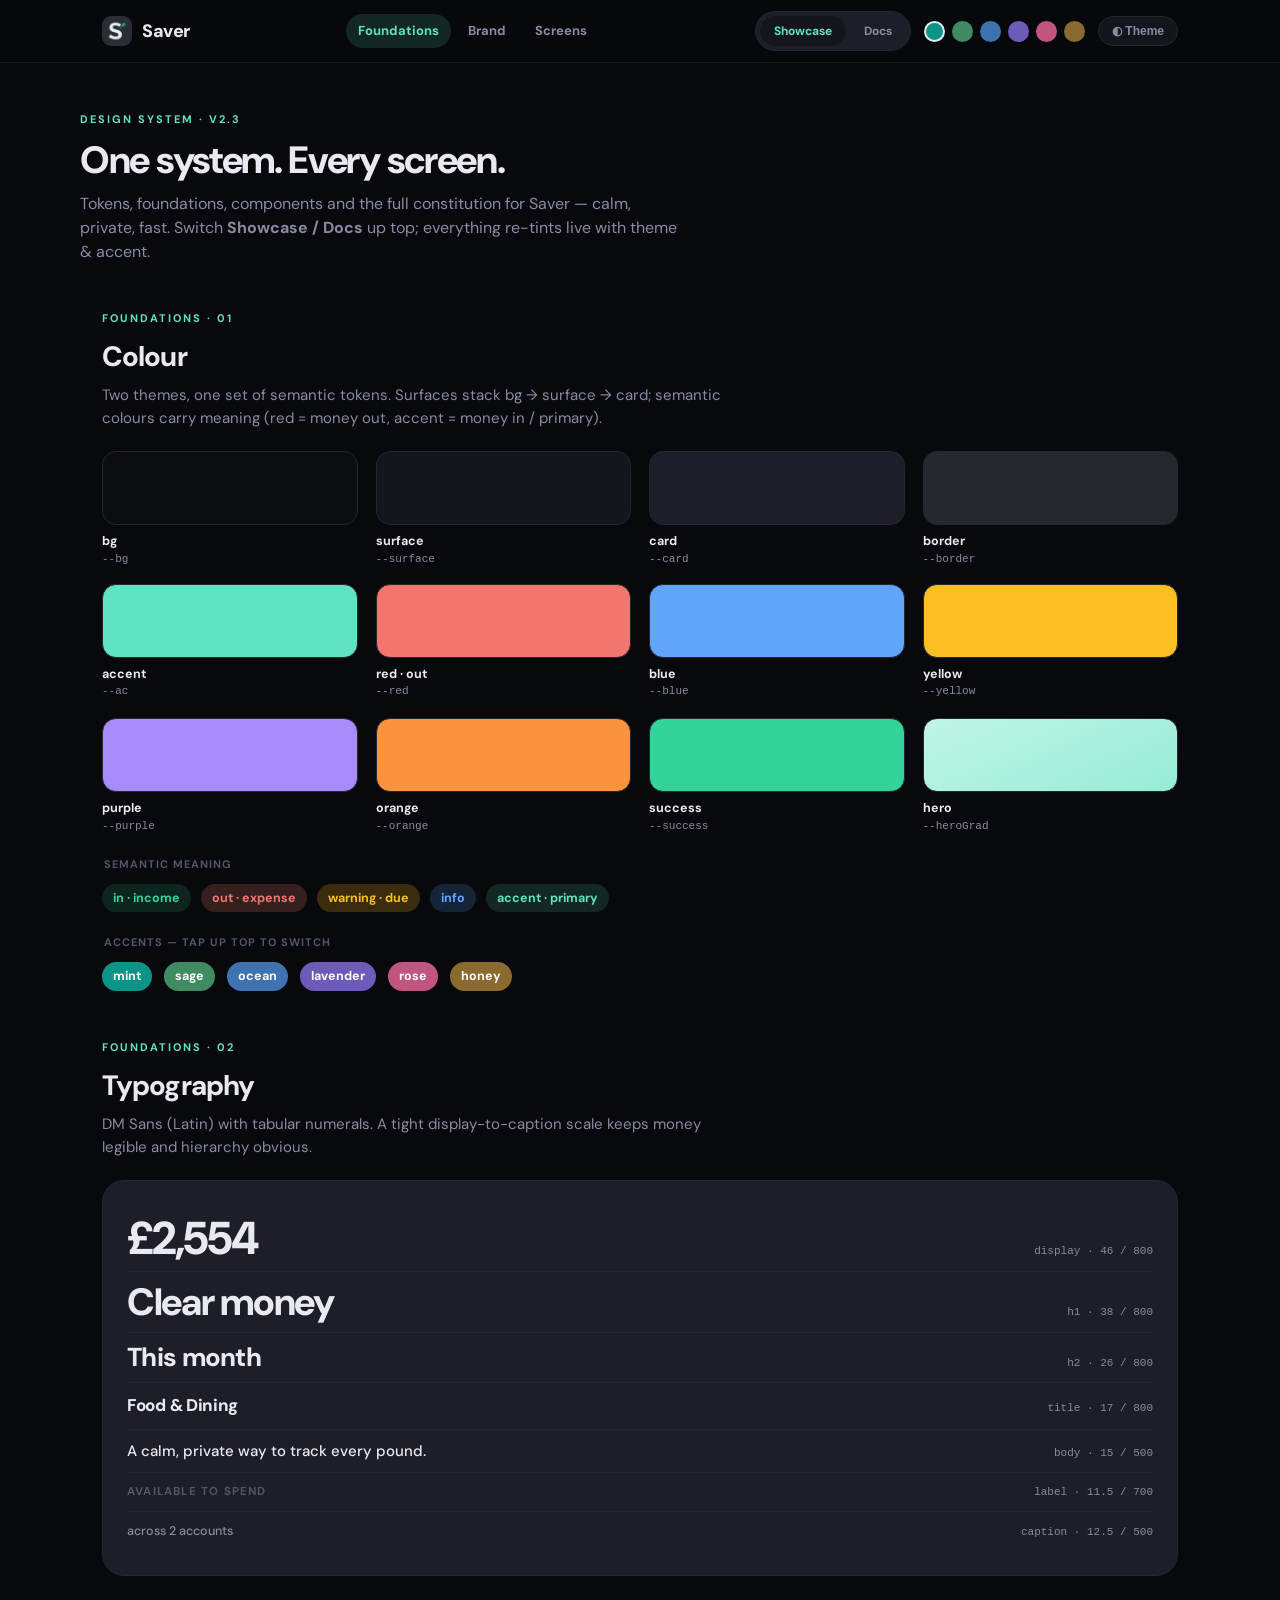
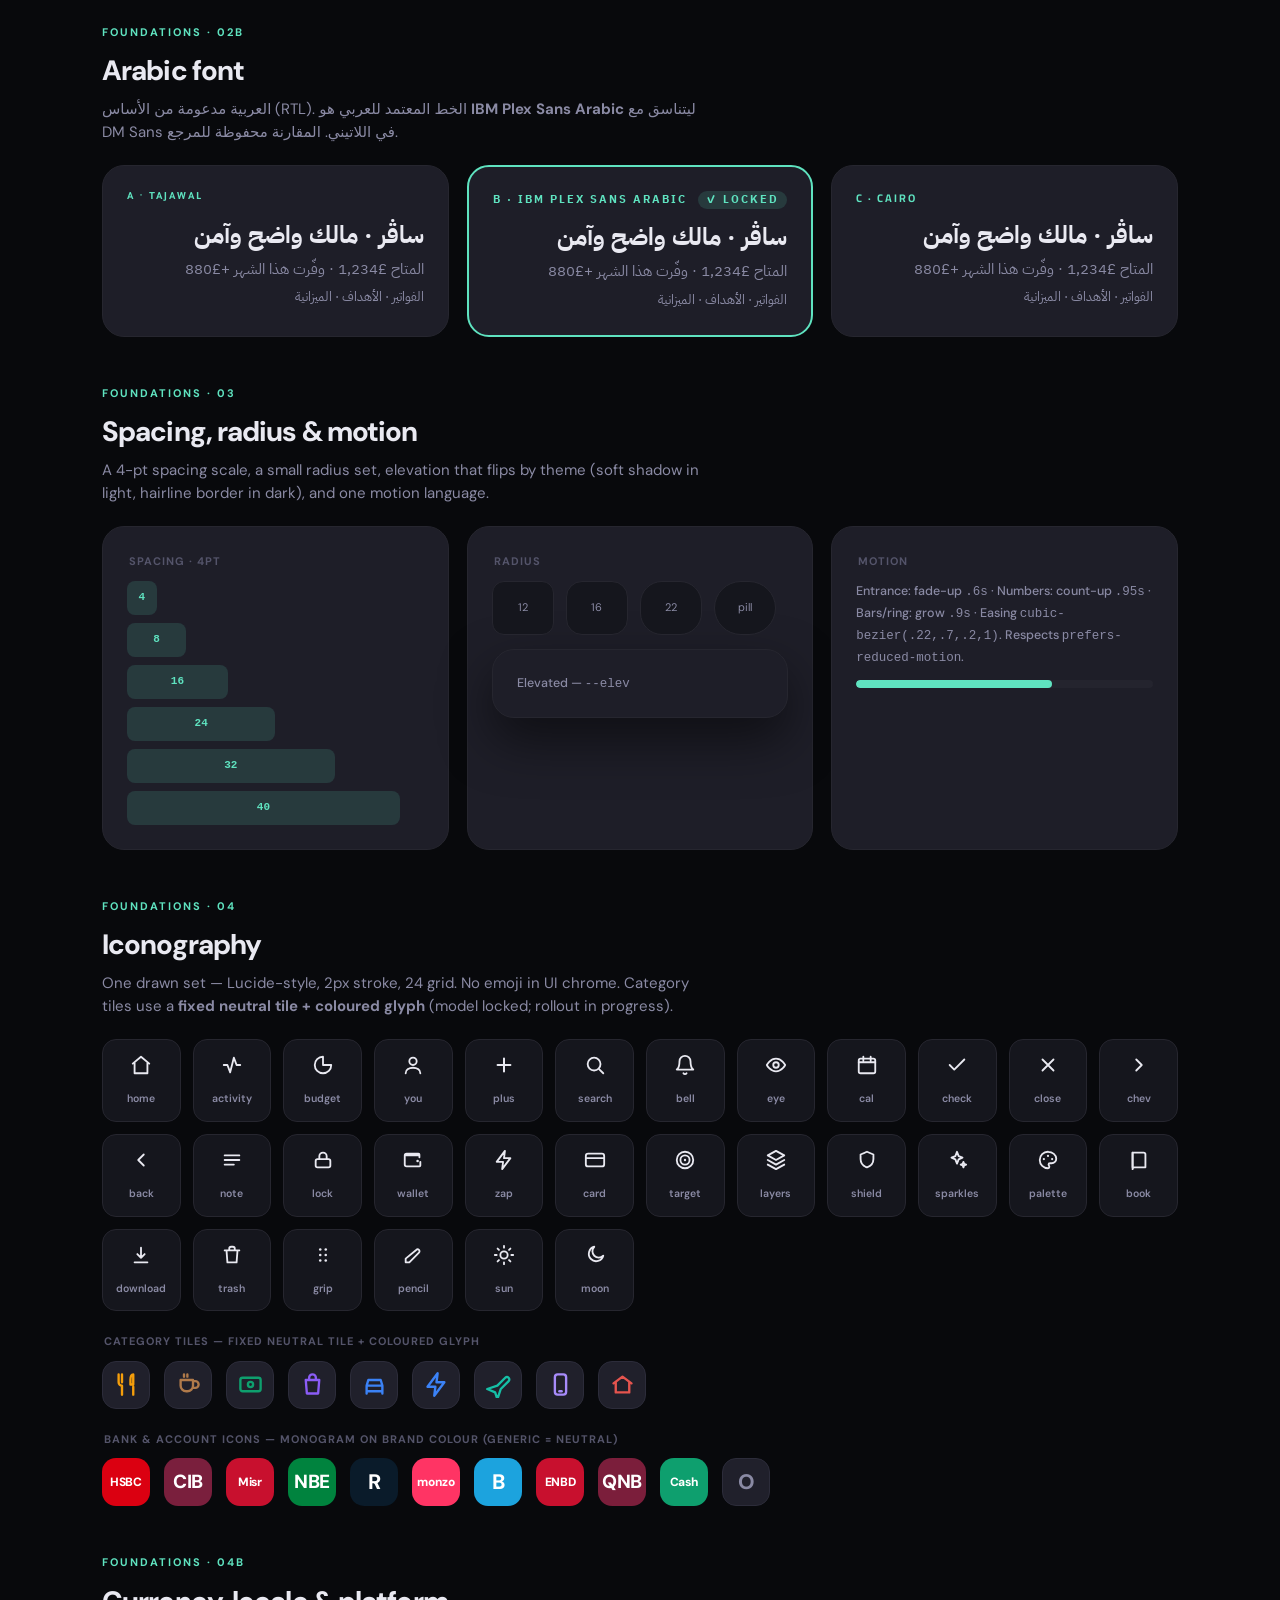
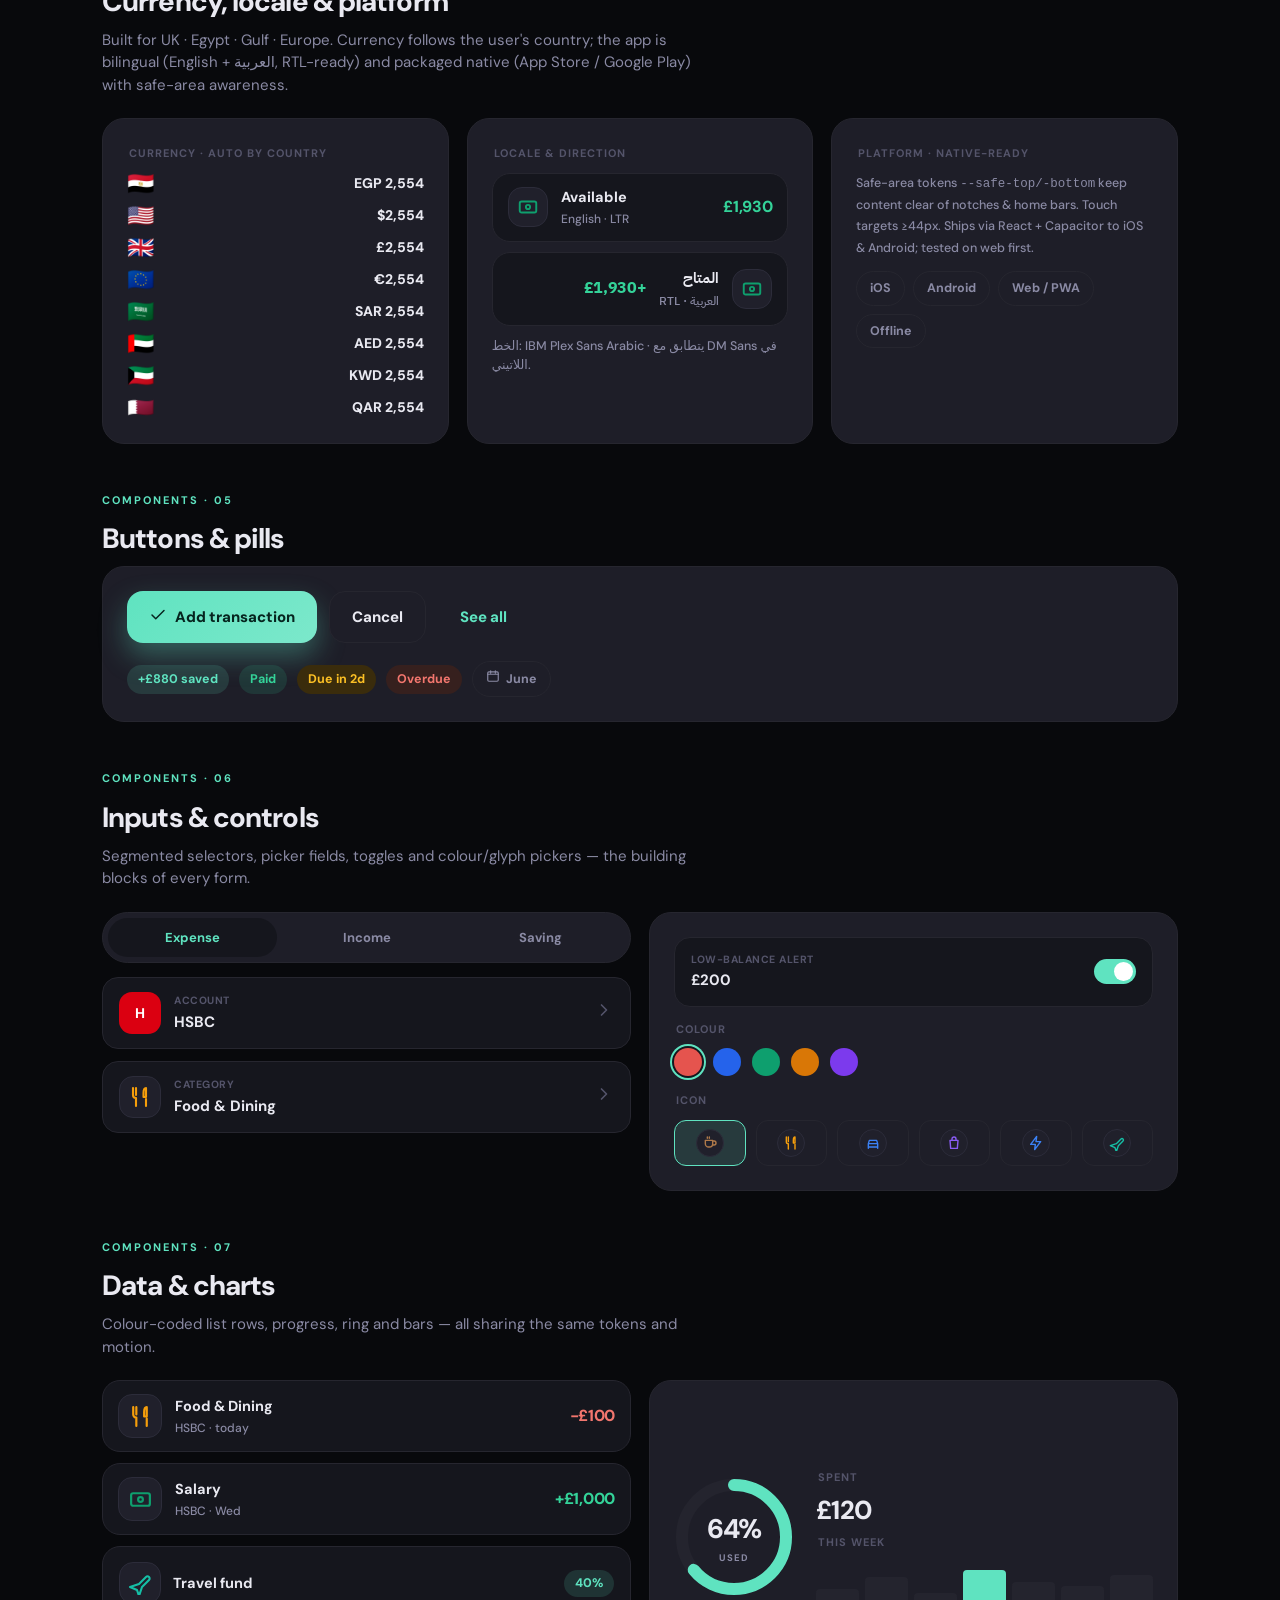
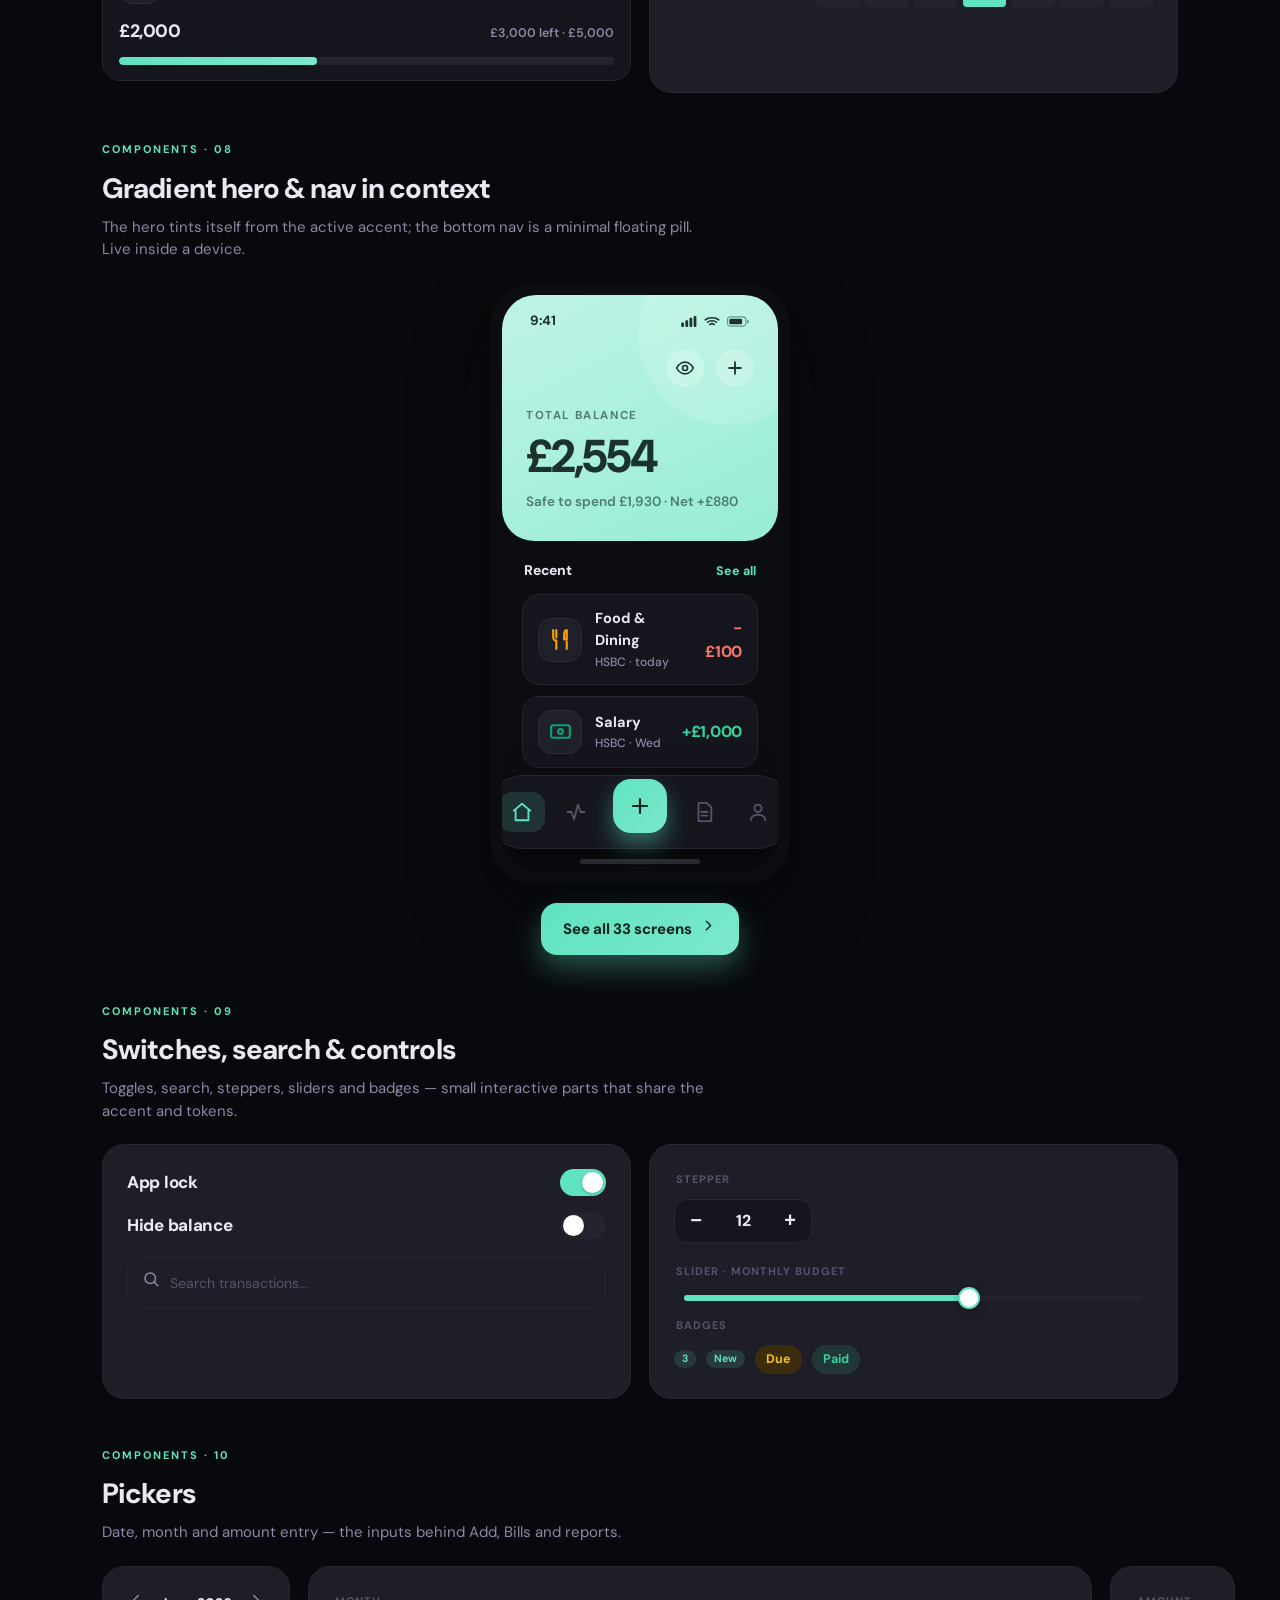
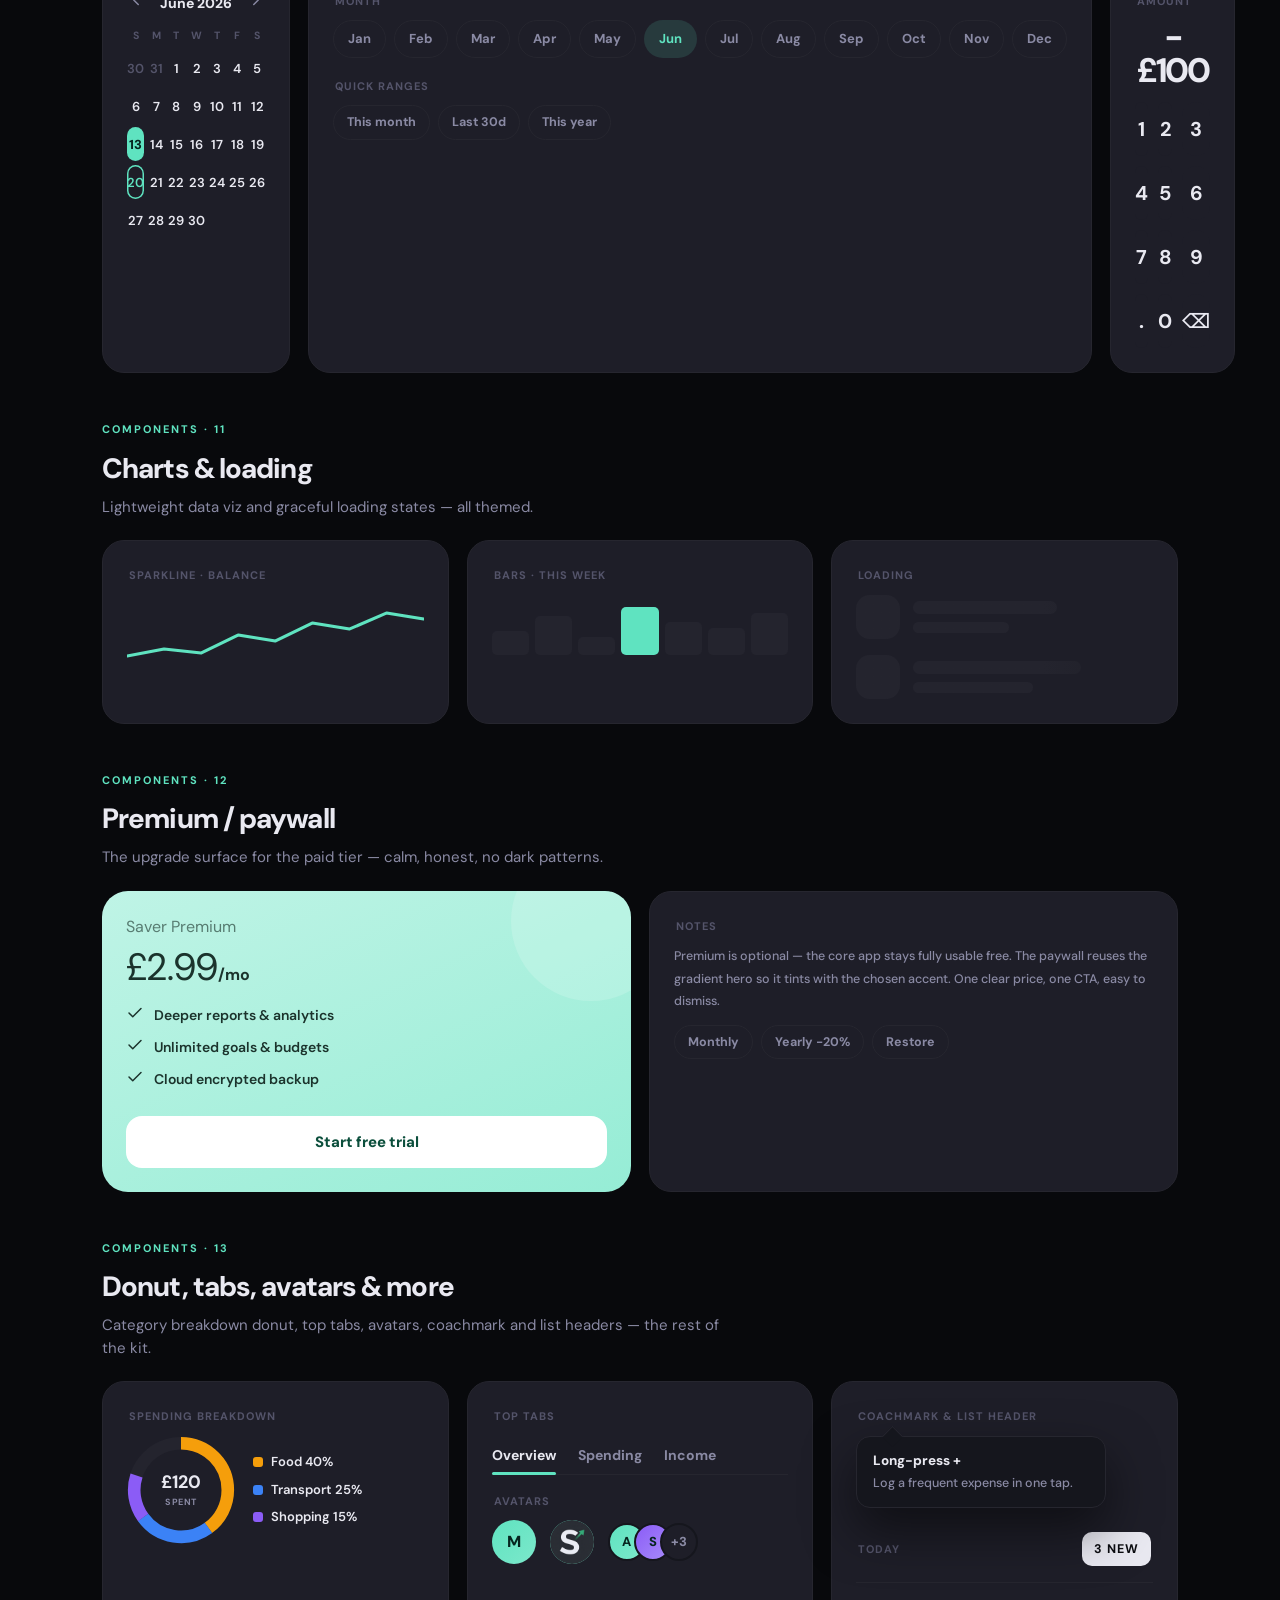
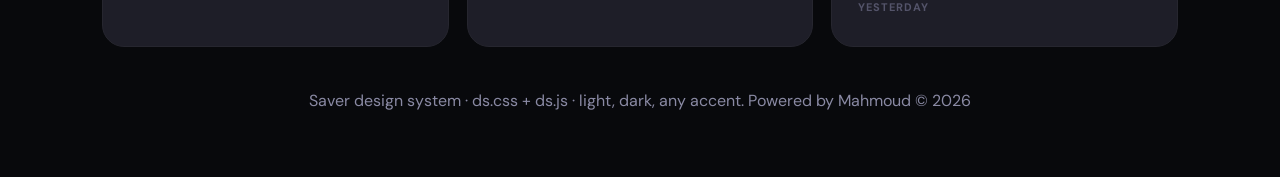
<file: index.html>
<!doctype html><html lang="en" data-theme="dark"><head>
<meta charset="utf-8"/><meta name="viewport" content="width=device-width,initial-scale=1"/>
<title>Saver — Design System</title>
<meta name="description" content="The Saver design system — tokens, foundations, components and the constitution."/>
<link rel="preconnect" href="https://fonts.googleapis.com"><link rel="preconnect" href="https://fonts.gstatic.com" crossorigin>
<link href="https://fonts.googleapis.com/css2?family=DM+Sans:opsz,wght@9..40,400;9..40,500;9..40,600;9..40,700;9..40,800&family=IBM+Plex+Sans+Arabic:wght@400;500;600;700&family=Tajawal:wght@400;700;800&family=Cairo:wght@400;700;800&display=swap" rel="stylesheet">
<link rel="stylesheet" href="ds.css">
<style>
.swatch{border-radius:14px;height:74px;border:1px solid var(--border);display:flex;align-items:flex-end;padding:9px}
.sw-row{display:flex;flex-direction:column;gap:7px}
.sw-row .nm{font-size:12.5px;font-weight:700}.sw-row .vl{font-size:11px;color:var(--muted);font-family:ui-monospace,monospace}
.icogrid{display:grid;grid-template-columns:repeat(auto-fill,minmax(78px,1fr));gap:12px}
.icocell{display:flex;flex-direction:column;align-items:center;gap:8px;padding:14px 6px;border:1px solid var(--border);border-radius:14px;background:var(--surface);color:var(--text)}
.icocell .lab{font-size:10.5px;color:var(--muted);font-weight:600}
.scale-row{display:flex;align-items:baseline;gap:14px;padding:10px 0;border-bottom:1px solid var(--border)}
.scale-row .meta{margin-left:auto;font-size:11px;color:var(--muted);font-family:ui-monospace,monospace}
.sp-box{background:var(--acDim);border-radius:8px;height:34px;display:flex;align-items:center;justify-content:center;color:var(--ac);font-weight:700;font-size:11px;font-family:ui-monospace,monospace}
.miniphone{width:300px;margin:0 auto}
.miniphone .phone{width:300px;height:600px;border-radius:42px}.miniphone .screen{border-radius:34px}
.viewseg{display:inline-flex;background:var(--surface2);border:1px solid var(--border);border-radius:999px;padding:4px;gap:4px}
.viewseg button{font-family:inherit;border:none;background:transparent;color:var(--muted);font-weight:700;font-size:12px;padding:7px 14px;border-radius:999px;cursor:pointer}
.viewseg button.on{background:var(--surface);color:var(--ac);box-shadow:var(--cardShadow)}
.arb{font-size:24px;font-weight:800;margin:10px 0 4px;line-height:1.5}
.badge{font-size:10.5px;font-weight:700;padding:3px 8px;border-radius:999px;background:var(--acDim);color:var(--ac)}
/* docs prose */
#docs{display:none}
.doc{max-width:820px;margin:0 auto;padding:8px 0 40px}
.doc h1{font-size:30px;font-weight:800;letter-spacing:-1px;margin:30px 0 10px}
.doc h2{font-size:23px;font-weight:800;letter-spacing:-.5px;margin:28px 0 8px;padding-top:14px;border-top:1px solid var(--border)}
.doc h3{font-size:17px;font-weight:800;margin:20px 0 6px}
.doc h4{font-size:14px;font-weight:800;margin:16px 0 4px;color:var(--muted)}
.doc p{color:var(--muted);margin:8px 0;line-height:1.7}
.doc ul,.doc ol{color:var(--muted);margin:8px 0 8px 22px;line-height:1.7}
.doc li{margin:3px 0}
.doc strong{color:var(--text)}
.doc code{font-family:ui-monospace,monospace;font-size:.86em;background:var(--surface2);border:1px solid var(--border);border-radius:6px;padding:1px 6px}
.doc pre{background:var(--surface2);border:1px solid var(--border);border-radius:12px;padding:14px;overflow:auto;margin:10px 0}
.doc pre code{background:none;border:none;padding:0}
.doc blockquote{border-left:3px solid var(--ac);background:var(--acDim);border-radius:0 10px 10px 0;padding:10px 16px;margin:12px 0;color:var(--text)}
.doc table{width:100%;border-collapse:collapse;margin:12px 0;font-size:13.5px}
.doc th,.doc td{border:1px solid var(--border);padding:8px 10px;text-align:left;color:var(--muted)}
.doc th{background:var(--surface2);color:var(--text);font-weight:700}
.doc hr{border:none;border-top:1px solid var(--border);margin:20px 0}
.doc a{color:var(--ac)}
</style></head><body>

<div class="topbar"><div class="wrap rw">
  <div class="brand"><img src="icon.png" alt="Saver"/>Saver</div>
  <div class="hubnav"><a href="index.html" class="on">Foundations</a><a href="brand.html">Brand</a><a href="screens.html">Screens</a></div>
  <div class="controls"><div class="viewseg" id="viewseg"><button class="on" data-v="showcase">Showcase</button><button data-v="docs">Docs</button></div><div class="dots" id="dots"></div><button class="tgl" id="themeBtn">◐ Theme</button></div>
</div></div>

<header class="lead wrap">
  <div class="eyebrow">Design System · v2.3</div>
  <div class="h1">One system. Every screen.</div>
  <p>Tokens, foundations, components and the full constitution for Saver — calm, private, fast. Switch <strong>Showcase / Docs</strong> up top; everything re-tints live with theme &amp; accent.</p>
</header>

<main class="wrap" id="showcase">

<!-- 01 COLOUR -->
<section class="section reveal"><div class="sec-h">Foundations · 01</div><div class="sec-t">Colour</div>
  <p class="sec-d">Two themes, one set of semantic tokens. Surfaces stack bg → surface → card; semantic colours carry meaning (red = money out, accent = money in / primary).</p>
  <div class="grid g4">
    <div class="sw-row"><div class="swatch" style="background:var(--bg)"></div><div><div class="nm">bg</div><div class="vl">--bg</div></div></div>
    <div class="sw-row"><div class="swatch" style="background:var(--surface)"></div><div><div class="nm">surface</div><div class="vl">--surface</div></div></div>
    <div class="sw-row"><div class="swatch" style="background:var(--card)"></div><div><div class="nm">card</div><div class="vl">--card</div></div></div>
    <div class="sw-row"><div class="swatch" style="background:var(--border)"></div><div><div class="nm">border</div><div class="vl">--border</div></div></div>
  </div>
  <div class="grid g4" style="margin-top:16px">
    <div class="sw-row"><div class="swatch" style="background:var(--ac)"></div><div><div class="nm">accent</div><div class="vl">--ac</div></div></div>
    <div class="sw-row"><div class="swatch" style="background:var(--red)"></div><div><div class="nm">red · out</div><div class="vl">--red</div></div></div>
    <div class="sw-row"><div class="swatch" style="background:var(--blue)"></div><div><div class="nm">blue</div><div class="vl">--blue</div></div></div>
    <div class="sw-row"><div class="swatch" style="background:var(--yellow)"></div><div><div class="nm">yellow</div><div class="vl">--yellow</div></div></div>
    <div class="sw-row"><div class="swatch" style="background:var(--purple)"></div><div><div class="nm">purple</div><div class="vl">--purple</div></div></div>
    <div class="sw-row"><div class="swatch" style="background:var(--orange)"></div><div><div class="nm">orange</div><div class="vl">--orange</div></div></div>
    <div class="sw-row"><div class="swatch" style="background:var(--success)"></div><div><div class="nm">success</div><div class="vl">--success</div></div></div>
    <div class="sw-row"><div class="swatch" style="background:var(--heroGrad)"></div><div><div class="nm">hero</div><div class="vl">--heroGrad</div></div></div>
  </div>
  <div style="margin-top:22px"><div class="over">Semantic meaning</div>
    <div style="display:flex;gap:10px;flex-wrap:wrap">
      <span class="pill" style="background:color-mix(in srgb,var(--success) 14%,transparent);color:var(--success)">in · income</span>
      <span class="pill pill-red">out · expense</span>
      <span class="pill pill-yellow">warning · due</span>
      <span class="pill" style="background:var(--blueDim);color:var(--blue)">info</span>
      <span class="pill">accent · primary</span>
    </div></div>
  <div style="margin-top:22px"><div class="over">Accents — tap up top to switch</div>
    <div style="display:flex;gap:12px;flex-wrap:wrap">
      <span class="pill" style="background:#0D9488;color:#fff">mint</span><span class="pill" style="background:#3F8C63;color:#fff">sage</span><span class="pill" style="background:#3E72B0;color:#fff">ocean</span><span class="pill" style="background:#6E5AB8;color:#fff">lavender</span><span class="pill" style="background:#C25480;color:#fff">rose</span><span class="pill" style="background:#8A6A2E;color:#fff">honey</span>
    </div></div>
</section>

<!-- 02 TYPOGRAPHY -->
<section class="section reveal"><div class="sec-h">Foundations · 02</div><div class="sec-t">Typography</div>
  <p class="sec-d">DM Sans (Latin) with tabular numerals. A tight display-to-caption scale keeps money legible and hierarchy obvious.</p>
  <div class="card">
    <div class="scale-row"><div class="display">£2,554</div><div class="meta">display · 46 / 800</div></div>
    <div class="scale-row"><div class="h1">Clear money</div><div class="meta">h1 · 38 / 800</div></div>
    <div class="scale-row"><div class="h2">This month</div><div class="meta">h2 · 26 / 800</div></div>
    <div class="scale-row"><div class="title">Food &amp; Dining</div><div class="meta">title · 17 / 800</div></div>
    <div class="scale-row"><div class="body">A calm, private way to track every pound.</div><div class="meta">body · 15 / 500</div></div>
    <div class="scale-row"><div class="label">Available to spend</div><div class="meta">label · 11.5 / 700</div></div>
    <div class="scale-row" style="border:none"><div class="caption">across 2 accounts</div><div class="meta">caption · 12.5 / 500</div></div>
  </div>
</section>

<!-- 02b ARABIC FONT -->
<section class="section reveal"><div class="sec-h">Foundations · 02b</div><div class="sec-t">Arabic font</div>
  <p class="sec-d">العربية مدعومة من الأساس (RTL). الخط المعتمد للعربي هو <strong>IBM Plex Sans Arabic</strong> ليتناسق مع DM Sans في اللاتيني. المقارنة محفوظة للمرجع.</p>
  <div class="grid g3">
    <div class="card" style="font-family:'Tajawal'"><div class="sec-h">A · Tajawal</div><div dir="rtl" class="arb">ساڤر · مالك واضح وآمن</div><div dir="rtl" style="color:var(--muted);font-size:15px">المتاح £1,234 · وفّرت هذا الشهر +£880</div><div dir="rtl" style="color:var(--muted);font-size:13px;margin-top:4px">الفواتير · الأهداف · الميزانية</div></div>
    <div class="card" style="font-family:'IBM Plex Sans Arabic';border:2px solid var(--ac)"><div class="sec-h">B · IBM Plex Sans Arabic <span class="badge" style="margin-left:6px">✓ Locked</span></div><div dir="rtl" class="arb">ساڤر · مالك واضح وآمن</div><div dir="rtl" style="color:var(--muted);font-size:15px">المتاح £1,234 · وفّرت هذا الشهر +£880</div><div dir="rtl" style="color:var(--muted);font-size:13px;margin-top:4px">الفواتير · الأهداف · الميزانية</div></div>
    <div class="card" style="font-family:'Cairo'"><div class="sec-h">C · Cairo</div><div dir="rtl" class="arb">ساڤر · مالك واضح وآمن</div><div dir="rtl" style="color:var(--muted);font-size:15px">المتاح £1,234 · وفّرت هذا الشهر +£880</div><div dir="rtl" style="color:var(--muted);font-size:13px;margin-top:4px">الفواتير · الأهداف · الميزانية</div></div>
  </div>
</section>

<!-- 03 SPACING / RADIUS / MOTION -->
<section class="section reveal"><div class="sec-h">Foundations · 03</div><div class="sec-t">Spacing, radius &amp; motion</div>
  <p class="sec-d">A 4-pt spacing scale, a small radius set, elevation that flips by theme (soft shadow in light, hairline border in dark), and one motion language.</p>
  <div class="grid g3">
    <div class="card"><div class="over">Spacing · 4pt</div>
      <div style="display:flex;flex-direction:column;gap:8px">
        <div class="sp-box" style="width:10%">4</div><div class="sp-box" style="width:20%">8</div><div class="sp-box" style="width:34%">16</div><div class="sp-box" style="width:50%">24</div><div class="sp-box" style="width:70%">32</div><div class="sp-box" style="width:92%">40</div>
      </div></div>
    <div class="card"><div class="over">Radius</div>
      <div style="display:flex;gap:12px;flex-wrap:wrap">
        <div class="tile" style="border-radius:12px;width:62px;height:54px;display:flex;align-items:center;justify-content:center;font-size:11px;color:var(--muted)">12</div>
        <div class="tile" style="border-radius:16px;width:62px;height:54px;display:flex;align-items:center;justify-content:center;font-size:11px;color:var(--muted)">16</div>
        <div class="tile" style="border-radius:22px;width:62px;height:54px;display:flex;align-items:center;justify-content:center;font-size:11px;color:var(--muted)">22</div>
        <div class="tile" style="border-radius:999px;width:62px;height:54px;display:flex;align-items:center;justify-content:center;font-size:11px;color:var(--muted)">pill</div>
      </div>
      <div class="card" style="box-shadow:var(--elev);margin-top:14px"><div class="caption">Elevated — <code>--elev</code></div></div></div>
    <div class="card"><div class="over">Motion</div>
      <p class="caption" style="line-height:1.7">Entrance: fade-up <code>.6s</code> · Numbers: count-up <code>.95s</code> · Bars/ring: grow <code>.9s</code> · Easing <code>cubic-bezier(.22,.7,.2,1)</code>. Respects <code>prefers-reduced-motion</code>.</p>
      <div class="pbar bar" style="margin-top:10px"><i style="width:66%;background:var(--ac)"></i></div></div>
  </div>
</section>

<!-- 04 ICONOGRAPHY -->
<section class="section reveal"><div class="sec-h">Foundations · 04</div><div class="sec-t">Iconography</div>
  <p class="sec-d">One drawn set — Lucide-style, 2px stroke, 24 grid. No emoji in UI chrome. Category tiles use a <strong>fixed neutral tile + coloured glyph</strong> (model locked; rollout in progress).</p>
  <div class="icogrid" id="icogrid"></div>
  <div class="over" style="margin-top:22px">Category tiles — fixed neutral tile + coloured glyph</div>
  <div style="display:flex;gap:14px;flex-wrap:wrap">
    <span data-cat="food" data-csz="48"></span><span data-cat="coffee" data-csz="48"></span><span data-cat="salary" data-csz="48"></span><span data-cat="shopping" data-csz="48"></span><span data-cat="transport" data-csz="48"></span><span data-cat="bill" data-csz="48"></span><span data-cat="travel" data-csz="48"></span><span data-cat="phone" data-csz="48"></span><span data-cat="home" data-csz="48"></span>
  </div>
  <div class="over" style="margin-top:22px">Bank &amp; account icons — monogram on brand colour (generic = neutral)</div>
  <div style="display:flex;gap:14px;flex-wrap:wrap" id="bankwall"></div>
</section>

<!-- 04b CURRENCY / LOCALE / PLATFORM -->
<section class="section reveal"><div class="sec-h">Foundations · 04b</div><div class="sec-t">Currency, locale &amp; platform</div>
  <p class="sec-d">Built for UK · Egypt · Gulf · Europe. Currency follows the user's country; the app is bilingual (English + العربية, RTL-ready) and packaged native (App Store / Google Play) with safe-area awareness.</p>
  <div class="grid g3">
    <div class="card"><div class="over">Currency · auto by country</div><div id="ccywall" style="display:flex;flex-direction:column;gap:10px"></div></div>
    <div class="card"><div class="over">Locale &amp; direction</div>
      <div class="icard" style="margin-bottom:10px"><span data-cat="salary" data-csz="40"></span><div><div class="nm">Available</div><div class="mt">English · LTR</div></div><div class="amt in tnum">£1,930</div></div>
      <div class="icard" dir="rtl"><span data-cat="salary" data-csz="40"></span><div><div class="nm">المتاح</div><div class="mt">العربية · RTL</div></div><div class="amt in tnum">+£1,930</div></div>
      <p class="caption" style="margin-top:10px">الخط: IBM Plex Sans Arabic · يتطابق مع DM Sans في اللاتيني.</p>
    </div>
    <div class="card"><div class="over">Platform · native-ready</div>
      <p class="caption" style="line-height:1.7">Safe-area tokens <code>--safe-top/-bottom</code> keep content clear of notches &amp; home bars. Touch targets ≥44px. Ships via React + Capacitor to iOS &amp; Android; tested on web first.</p>
      <div style="display:flex;gap:8px;flex-wrap:wrap;margin-top:12px"><span class="chip">iOS</span><span class="chip">Android</span><span class="chip">Web / PWA</span><span class="chip">Offline</span></div>
    </div>
  </div>
</section>

<!-- 05 BUTTONS & PILLS -->
<section class="section reveal"><div class="sec-h">Components · 05</div><div class="sec-t">Buttons &amp; pills</div>
  <div class="card">
    <div style="display:flex;gap:12px;flex-wrap:wrap;align-items:center;margin-bottom:18px">
      <button class="btn btn-primary"><span data-ico="check" data-sz="18"></span>Add transaction</button>
      <button class="btn btn-secondary">Cancel</button>
      <button class="btn btn-ghost">See all</button>
    </div>
    <div style="display:flex;gap:10px;flex-wrap:wrap;align-items:center">
      <span class="pill">+£880 saved</span><span class="pill pill-green">Paid</span><span class="pill pill-yellow">Due in 2d</span><span class="pill pill-red">Overdue</span><span class="chip"><span data-ico="cal" data-sz="14"></span> June</span>
    </div>
  </div>
</section>

<!-- 06 INPUTS & CONTROLS -->
<section class="section reveal"><div class="sec-h">Components · 06</div><div class="sec-t">Inputs &amp; controls</div>
  <p class="sec-d">Segmented selectors, picker fields, toggles and colour/glyph pickers — the building blocks of every form.</p>
  <div class="grid g2">
    <div>
      <div class="seg" style="margin-bottom:14px"><b class="on">Expense</b><b>Income</b><b>Saving</b></div>
      <div class="field"><span class="circ" style="width:42px;height:42px;border-radius:13px;background:#DB0011;font-weight:800;font-size:14px">H</span><div><div class="fl">Account</div><div class="fv">HSBC</div></div><span class="chev" data-ico="chev"></span></div>
      <div class="field"><span data-cat="food" data-csz="42"></span><div><div class="fl">Category</div><div class="fv">Food &amp; Dining</div></div><span class="chev" data-ico="chev"></span></div>
    </div>
    <div class="card">
      <div class="field" style="margin:0 0 14px 0;box-shadow:none"><div><div class="fl">Low-balance alert</div><div class="fv">£200</div></div><span style="margin-left:auto;width:42px;height:25px;border-radius:999px;background:var(--ac);position:relative;flex-shrink:0"><span style="position:absolute;top:3px;right:3px;width:19px;height:19px;border-radius:50%;background:#fff"></span></span></div>
      <div class="over">Colour</div>
      <div style="display:flex;gap:11px;margin-bottom:16px">
        <span style="width:28px;height:28px;border-radius:50%;background:#E5544E;box-shadow:0 0 0 2px var(--surface),0 0 0 4px var(--ac)"></span><span style="width:28px;height:28px;border-radius:50%;background:#2563EB"></span><span style="width:28px;height:28px;border-radius:50%;background:#0E9F6E"></span><span style="width:28px;height:28px;border-radius:50%;background:#D97706"></span><span style="width:28px;height:28px;border-radius:50%;background:#7C3AED"></span>
      </div>
      <div class="over">Icon</div>
      <div id="glyphpick" style="display:grid;grid-template-columns:repeat(6,1fr);gap:10px"></div>
    </div>
  </div>
</section>

<!-- 07 DATA & CHARTS -->
<section class="section reveal"><div class="sec-h">Components · 07</div><div class="sec-t">Data &amp; charts</div>
  <p class="sec-d">Colour-coded list rows, progress, ring and bars — all sharing the same tokens and motion.</p>
  <div class="grid g2">
    <div>
      <div class="icard"><span data-cat="food"></span><div><div class="nm">Food &amp; Dining</div><div class="mt">HSBC · today</div></div><div class="amt out tnum">−£100</div></div>
      <div class="icard"><span data-cat="salary"></span><div><div class="nm">Salary</div><div class="mt">HSBC · Wed</div></div><div class="amt in tnum">+£1,000</div></div>
      <div class="bcard" style="margin-top:4px"><div class="top"><span data-cat="travel" data-csz="42"></span><div class="nm">Travel fund</div><div class="pct">40%</div></div><div class="nums"><div class="a tnum">£2,000</div><div class="b tnum">£3,000 left · £5,000</div></div><div class="pbar bar"><i style="width:40%;background:linear-gradient(90deg,var(--ac),var(--ac2))"></i></div></div>
    </div>
    <div class="card" style="display:flex;align-items:center;gap:22px">
      <div class="ring" style="width:120px;height:120px"><svg width="120" height="120" style="transform:rotate(-90deg)"><circle cx="60" cy="60" r="52" fill="none" stroke="var(--track)" stroke-width="12"/><circle cx="60" cy="60" r="52" fill="none" stroke="var(--ac)" stroke-width="12" stroke-linecap="round" stroke-dasharray="326.7" stroke-dashoffset="117.6"/></svg><div class="v"><b class="tnum">64%</b><small>used</small></div></div>
      <div style="flex:1">
        <div class="over">Spent</div><div class="h2 tnum">£120</div>
        <div class="over" style="margin-top:8px">This week</div>
        <div style="display:flex;align-items:flex-end;gap:6px;height:46px;margin-top:6px">
          <i style="flex:1;height:40%;background:var(--track);border-radius:4px"></i><i style="flex:1;height:65%;background:var(--track);border-radius:4px"></i><i style="flex:1;height:30%;background:var(--track);border-radius:4px"></i><i style="flex:1;height:80%;background:var(--ac);border-radius:4px"></i><i style="flex:1;height:55%;background:var(--track);border-radius:4px"></i><i style="flex:1;height:45%;background:var(--track);border-radius:4px"></i><i style="flex:1;height:70%;background:var(--track);border-radius:4px"></i>
        </div>
      </div>
    </div>
  </div>
</section>

<!-- 08 GRADIENT HERO -->
<section class="section reveal"><div class="sec-h">Components · 08</div><div class="sec-t">Gradient hero &amp; nav in context</div>
  <p class="sec-d">The hero tints itself from the active accent; the bottom nav is a minimal floating pill. Live inside a device.</p>
  <div class="miniphone"><div class="phone"><div class="screen" data-nav="home"><div class="content padnav">
    <div class="hero"><div class="toprow"><div class="grow"></div><div class="hib" data-ico="eye"></div><div class="hib" data-ico="plus"></div></div>
      <div class="lbl">Total balance</div><div class="big tnum">£2,554</div><div class="sub">Safe to spend £1,930 · Net +£880</div></div>
    <div class="sectit"><div class="t">Recent</div><div class="m">See all</div></div>
    <div class="icard"><span data-cat="food"></span><div><div class="nm">Food &amp; Dining</div><div class="mt">HSBC · today</div></div><div class="amt out tnum">−£100</div></div>
    <div class="icard"><span data-cat="salary"></span><div><div class="nm">Salary</div><div class="mt">HSBC · Wed</div></div><div class="amt in tnum">+£1,000</div></div>
  </div></div></div></div>
  <p style="text-align:center;margin-top:20px"><a href="screens.html" class="btn btn-primary" style="text-decoration:none">See all 33 screens <span data-ico="chev" data-sz="17"></span></a></p>
</section>

<!-- 09 CONTROLS -->
<section class="section reveal"><div class="sec-h">Components · 09</div><div class="sec-t">Switches, search &amp; controls</div>
  <p class="sec-d">Toggles, search, steppers, sliders and badges — small interactive parts that share the accent and tokens.</p>
  <div class="grid g2">
    <div class="card">
      <div style="display:flex;align-items:center;justify-content:space-between;margin-bottom:16px"><span class="title">App lock</span><button class="switch on" aria-label="on"><i></i></button></div>
      <div style="display:flex;align-items:center;justify-content:space-between;margin-bottom:18px"><span class="title">Hide balance</span><button class="switch" aria-label="off"><i></i></button></div>
      <div class="search"><span data-ico="search" data-sz="18"></span><input placeholder="Search transactions…"/></div>
    </div>
    <div class="card">
      <div class="over">Stepper</div>
      <div class="stepper" style="margin-bottom:18px"><button>−</button><span class="val">12</span><button>+</button></div>
      <div class="over">Slider · monthly budget</div>
      <div class="slider"><div class="fill" style="width:62%"></div><div class="thumb" style="left:62%"></div></div>
      <div class="over" style="margin-top:16px">Badges</div>
      <div style="display:flex;gap:10px;align-items:center"><span class="badge">3</span><span class="badge badge-ac">New</span><span class="pill pill-yellow">Due</span><span class="pill pill-green">Paid</span></div>
    </div>
  </div>
</section>

<!-- 10 PICKERS -->
<section class="section reveal"><div class="sec-h">Components · 10</div><div class="sec-t">Pickers</div>
  <p class="sec-d">Date, month and amount entry — the inputs behind Add, Bills and reports.</p>
  <div class="grid g3">
    <div class="card"><div class="cal-head"><span data-ico="back" data-sz="18" style="color:var(--muted)"></span><span class="mo">June 2026</span><span data-ico="chev" data-sz="18" style="color:var(--muted)"></span></div><div class="cal-grid" id="calgrid"></div></div>
    <div class="card"><div class="over">Month</div><div class="monthstrip" id="mstrip"></div><div class="over" style="margin-top:18px">Quick ranges</div><div style="display:flex;gap:8px;flex-wrap:wrap"><span class="chip">This month</span><span class="chip">Last 30d</span><span class="chip">This year</span></div></div>
    <div class="card"><div class="over">Amount</div><div class="display tnum" style="text-align:center;font-size:34px;margin:4px 0 14px">−£100</div><div class="kbd" id="kbd"></div></div>
  </div>
</section>

<!-- 11 CHARTS & LOADING -->
<section class="section reveal"><div class="sec-h">Components · 11</div><div class="sec-t">Charts &amp; loading</div>
  <p class="sec-d">Lightweight data viz and graceful loading states — all themed.</p>
  <div class="grid g3">
    <div class="card"><div class="over">Sparkline · balance</div><svg viewBox="0 0 240 70" width="100%" height="70" preserveAspectRatio="none" style="margin-top:6px"><polyline fill="none" stroke="var(--ac)" stroke-width="3" stroke-linecap="round" stroke-linejoin="round" points="0,55 30,48 60,52 90,34 120,40 150,22 180,28 210,12 240,18"/></svg></div>
    <div class="card"><div class="over">Bars · this week</div><div class="bars" id="bars"></div></div>
    <div class="card"><div class="over">Loading</div>
      <div style="display:flex;align-items:center;gap:13px;margin-top:6px"><div class="skel" style="width:44px;height:44px;border-radius:14px"></div><div style="flex:1"><div class="skel" style="height:13px;width:60%;margin-bottom:8px"></div><div class="skel" style="height:11px;width:40%"></div></div></div>
      <div style="display:flex;align-items:center;gap:13px;margin-top:16px"><div class="skel" style="width:44px;height:44px;border-radius:14px"></div><div style="flex:1"><div class="skel" style="height:13px;width:70%;margin-bottom:8px"></div><div class="skel" style="height:11px;width:50%"></div></div></div>
    </div>
  </div>
</section>

<!-- 12 PREMIUM -->
<section class="section reveal"><div class="sec-h">Components · 12</div><div class="sec-t">Premium / paywall</div>
  <p class="sec-d">The upgrade surface for the paid tier — calm, honest, no dark patterns.</p>
  <div class="grid g2">
    <div class="paywall">
      <div class="lbl" style="color:var(--heroSub);position:relative;z-index:1">Saver Premium</div>
      <div class="big" style="font-size:38px;position:relative;z-index:1">£2.99<span style="font-size:16px;font-weight:700">/mo</span></div>
      <div class="feat"><span data-ico="check" data-sz="18"></span>Deeper reports &amp; analytics</div>
      <div class="feat"><span data-ico="check" data-sz="18"></span>Unlimited goals &amp; budgets</div>
      <div class="feat"><span data-ico="check" data-sz="18"></span>Cloud encrypted backup</div>
      <button class="btn btn-full" style="background:#fff;color:#0c4f3c;margin-top:16px;position:relative;z-index:1">Start free trial</button>
    </div>
    <div class="card">
      <div class="over">Notes</div>
      <p class="caption" style="line-height:1.8">Premium is optional — the core app stays fully usable free. The paywall reuses the gradient hero so it tints with the chosen accent. One clear price, one CTA, easy to dismiss.</p>
      <div style="display:flex;gap:8px;flex-wrap:wrap;margin-top:12px"><span class="chip">Monthly</span><span class="chip">Yearly −20%</span><span class="chip">Restore</span></div>
    </div>
  </div>
</section>

<!-- 13 MORE COMPONENTS -->
<section class="section reveal"><div class="sec-h">Components · 13</div><div class="sec-t">Donut, tabs, avatars &amp; more</div>
  <p class="sec-d">Category breakdown donut, top tabs, avatars, coachmark and list headers — the rest of the kit.</p>
  <div class="grid g3">
    <div class="card"><div class="over">Spending breakdown</div>
      <div style="display:flex;align-items:center;gap:18px">
        <div style="position:relative;width:108px;height:108px;flex-shrink:0">
          <svg width="108" height="108" viewBox="0 0 120 120">
            <circle cx="60" cy="60" r="52" fill="none" stroke="var(--track)" stroke-width="14"/>
            <circle cx="60" cy="60" r="52" fill="none" stroke="#F59E0B" stroke-width="14" stroke-dasharray="130.7 326.7" transform="rotate(-90 60 60)"/>
            <circle cx="60" cy="60" r="52" fill="none" stroke="#3B82F6" stroke-width="14" stroke-dasharray="81.7 326.7" transform="rotate(54 60 60)"/>
            <circle cx="60" cy="60" r="52" fill="none" stroke="#8B5CF6" stroke-width="14" stroke-dasharray="49 326.7" transform="rotate(144 60 60)"/>
          </svg>
          <div style="position:absolute;inset:0;display:flex;flex-direction:column;align-items:center;justify-content:center"><b class="tnum" style="font-size:18px">£120</b><small style="font-size:9px;font-weight:700;letter-spacing:.5px;text-transform:uppercase;color:var(--muted)">spent</small></div>
        </div>
        <div style="display:flex;flex-direction:column;gap:8px;font-size:13px;font-weight:600">
          <span style="display:flex;align-items:center;gap:8px"><i style="width:10px;height:10px;border-radius:3px;background:#F59E0B"></i>Food 40%</span>
          <span style="display:flex;align-items:center;gap:8px"><i style="width:10px;height:10px;border-radius:3px;background:#3B82F6"></i>Transport 25%</span>
          <span style="display:flex;align-items:center;gap:8px"><i style="width:10px;height:10px;border-radius:3px;background:#8B5CF6"></i>Shopping 15%</span>
        </div>
      </div>
    </div>
    <div class="card"><div class="over">Top tabs</div>
      <div class="tabs" style="margin-bottom:18px"><button class="on">Overview</button><button>Spending</button><button>Income</button></div>
      <div class="over">Avatars</div>
      <div style="display:flex;align-items:center;gap:14px">
        <span class="avatar" style="width:44px;height:44px;font-size:16px">M</span>
        <span class="avatar" style="width:44px;height:44px"><img src="icon.png" alt=""/></span>
        <span class="avstack"><span class="avatar" style="width:38px;height:38px;font-size:13px">A</span><span class="avatar" style="width:38px;height:38px;font-size:13px;background:linear-gradient(135deg,#8B5CF6,#A78BFA)">S</span><span class="avatar" style="width:38px;height:38px;font-size:13px;background:var(--surface2);color:var(--muted)">+3</span></span>
      </div>
    </div>
    <div class="card"><div class="over">Coachmark &amp; list header</div>
      <div class="coach" style="margin:8px 0 18px"><div style="font-weight:800;font-size:13.5px;margin-bottom:3px">Long-press +</div><div class="caption">Log a frequent expense in one tap.</div></div>
      <div class="lsh">Today <span class="tip">3 new</span></div>
      <div class="divider"></div>
      <div class="lsh">Yesterday</div>
    </div>
  </div>
</section>

</main>

<main class="wrap" id="docs"><div class="doc" id="docbody"><p class="caption">Loading the constitution…</p></div></main>

<footer class="foot"><div class="wrap">Saver design system · ds.css + ds.js · light, dark, any accent. Powered by Mahmoud © 2026</div></footer>
<script src="ds.js"></script>
<script>
/* tiny markdown renderer (no CDN — works offline) */
function mdToHtml(md){
  const esc=s=>s.replace(/&/g,'&amp;').replace(/</g,'&lt;').replace(/>/g,'&gt;');
  const inline=s=>esc(s).replace(/`([^`]+)`/g,'<code>$1</code>').replace(/\*\*([^*]+)\*\*/g,'<strong>$1</strong>').replace(/(^|[^*])\*([^*]+)\*/g,'$1<em>$2</em>').replace(/\[([^\]]+)\]\(([^)]+)\)/g,'<a href="$2">$1</a>');
  const L=md.split('\n');let h='',i=0,inC=false,cb=[],lt=null;
  const cl=()=>{if(lt){h+='</'+lt+'>';lt=null;}};
  while(i<L.length){let ln=L[i];
    if(/^```/.test(ln)){if(!inC){inC=true;cb=[];}else{inC=false;h+='<pre><code>'+esc(cb.join('\n'))+'</code></pre>';}i++;continue;}
    if(inC){cb.push(ln);i++;continue;}
    if(/^\s*\|/.test(ln)&&i+1<L.length&&/-/.test(L[i+1])&&/^\s*\|?[\s:|-]+$/.test(L[i+1])){cl();const hd=ln.split('|').slice(1,-1).map(c=>c.trim());i+=2;let rs=[];while(i<L.length&&/^\s*\|/.test(L[i])){rs.push(L[i].split('|').slice(1,-1).map(c=>c.trim()));i++;}h+='<table><thead><tr>'+hd.map(c=>'<th>'+inline(c)+'</th>').join('')+'</tr></thead><tbody>'+rs.map(r=>'<tr>'+r.map(c=>'<td>'+inline(c)+'</td>').join('')+'</tr>').join('')+'</tbody></table>';continue;}
    if(/^\s*(-{3,}|\*{3,}|_{3,})\s*$/.test(ln)){cl();h+='<hr>';i++;continue;}
    let hm=ln.match(/^(#{1,6})\s+(.*)$/);if(hm){cl();const v=hm[1].length;h+='<h'+v+'>'+inline(hm[2])+'</h'+v+'>';i++;continue;}
    if(/^\s*>\s?/.test(ln)){cl();let b=[];while(i<L.length&&/^\s*>\s?/.test(L[i])){b.push(L[i].replace(/^\s*>\s?/,''));i++;}h+='<blockquote>'+b.map(x=>inline(x)).join('<br>')+'</blockquote>';continue;}
    let ul=ln.match(/^\s*[-*]\s+(.*)$/),ol=ln.match(/^\s*\d+\.\s+(.*)$/);
    if(ul){if(lt!=='ul'){cl();h+='<ul>';lt='ul';}h+='<li>'+inline(ul[1])+'</li>';i++;continue;}
    if(ol){if(lt!=='ol'){cl();h+='<ol>';lt='ol';}h+='<li>'+inline(ol[1])+'</li>';i++;continue;}
    if(/^\s*$/.test(ln)){cl();i++;continue;}
    cl();let pb=[ln];i++;while(i<L.length&&!/^\s*$/.test(L[i])&&!/^(#{1,6}\s|```|\s*>|\s*[-*]\s|\s*\d+\.\s|\s*\|)/.test(L[i])&&!/^\s*-{3,}\s*$/.test(L[i])){pb.push(L[i]);i++;}h+='<p>'+inline(pb.join(' '))+'</p>';
  }cl();return h;
}
</script>
<script>
// icon grid
(function(){const names=["home","activity","budget","you","plus","search","bell","eye","cal","check","close","chev","back","note","lock","wallet","zap","card","target","layers","shield","sparkles","palette","book","download","trash","grip","pencil","sun","moon"];
const g=document.getElementById("icogrid");if(g&&window.SaverDS){g.innerHTML=names.map(n=>`<div class="icocell"><span class="ig" data-n="${n}"></span><span class="lab">${n}</span></div>`).join("");g.querySelectorAll('.ig').forEach(e=>e.innerHTML=window.SaverDS.ico(e.dataset.n,22));}
// bank icons
const bw=document.getElementById("bankwall");if(bw&&window.SaverDS){const bks=["hsbc","cib","banquemisr","nbe","revolut","monzo","barclays","enbd","qnb","cash","other bank"];bw.innerHTML=bks.map(b=>window.SaverDS.bankIcon(b,48)).join("");}
// currency samples — flag of the currency's country + formatted amount
const cw=document.getElementById("ccywall");if(cw&&window.SaverDS){const rows=[["🇪🇬","EGP"],["🇺🇸","USD"],["🇬🇧","GBP"],["🇪🇺","EUR"],["🇸🇦","SAR"],["🇦🇪","AED"],["🇰🇼","KWD"],["🇶🇦","QAR"]];cw.innerHTML=rows.map(r=>`<div style="display:flex;align-items:center;gap:12px;font-size:14px"><span style="font-size:22px;line-height:1">${r[0]}</span><span class="tnum" style="font-weight:800;margin-left:auto">${window.SaverDS.fmt(2554,r[1])}</span></div>`).join("");}
// calendar (June 2026, today = 13)
const cg=document.getElementById("calgrid");if(cg){const dow=["S","M","T","W","T","F","S"];let h=dow.map(d=>`<div class="dow">${d}</div>`).join("");h+=`<div class="d mut">30</div><div class="d mut">31</div>`;for(let d=1;d<=30;d++){const cls=d===13?"d sel":d===20?"d today":"d";h+=`<div class="${cls}">${d}</div>`;}cg.innerHTML=h;}
// month strip
const ms=document.getElementById("mstrip");if(ms){const mo=["Jan","Feb","Mar","Apr","May","Jun","Jul","Aug","Sep","Oct","Nov","Dec"];ms.innerHTML=mo.map((m,i)=>`<div class="m ${i===5?'on':''}">${m}</div>`).join("");}
// amount keypad
const kb=document.getElementById("kbd");if(kb){const keys=["1","2","3","4","5","6","7","8","9",".","0","⌫"];kb.innerHTML=keys.map(k=>`<button>${k}</button>`).join("");}
// bars
const br=document.getElementById("bars");if(br){const hs=[40,65,30,80,55,45,70];br.innerHTML=hs.map((v,i)=>`<i class="${i===3?'hi':''}" style="height:${v}%"></i>`).join("");}
// glyph picker
const gp=document.getElementById("glyphpick");if(gp&&window.SaverDS){const ks=['coffee','food','transport','shopping','bill','travel'];gp.innerHTML=ks.map((k,i)=>`<span style="height:46px;border-radius:12px;display:flex;align-items:center;justify-content:center;background:${i===0?'var(--acDim)':'var(--surface2)'};border:1px solid ${i===0?'var(--ac)':'var(--border)'}">${window.SaverDS.catTile(k,28)}</span>`).join("");}
})();
// Showcase / Docs toggle
(function(){let loaded=false;const sc=document.getElementById('showcase'),dc=document.getElementById('docs');
function show(v){sc.style.display=v==='showcase'?'block':'none';dc.style.display=v==='docs'?'block':'none';
  document.querySelectorAll('#viewseg button').forEach(b=>b.classList.toggle('on',b.dataset.v===v));
  if(v==='docs'&&!loaded){loaded=true;fetch('DESIGN.md').then(r=>r.text()).then(t=>{document.getElementById('docbody').innerHTML=mdToHtml(t);}).catch(()=>{document.getElementById('docbody').innerHTML='<p class="caption">Couldn’t load DESIGN.md (open via http/Pages, not file://).</p>';});}
  window.scrollTo(0,0);}
document.querySelectorAll('#viewseg button').forEach(b=>b.onclick=()=>show(b.dataset.v));})();
</script>
</body></html>
</file>
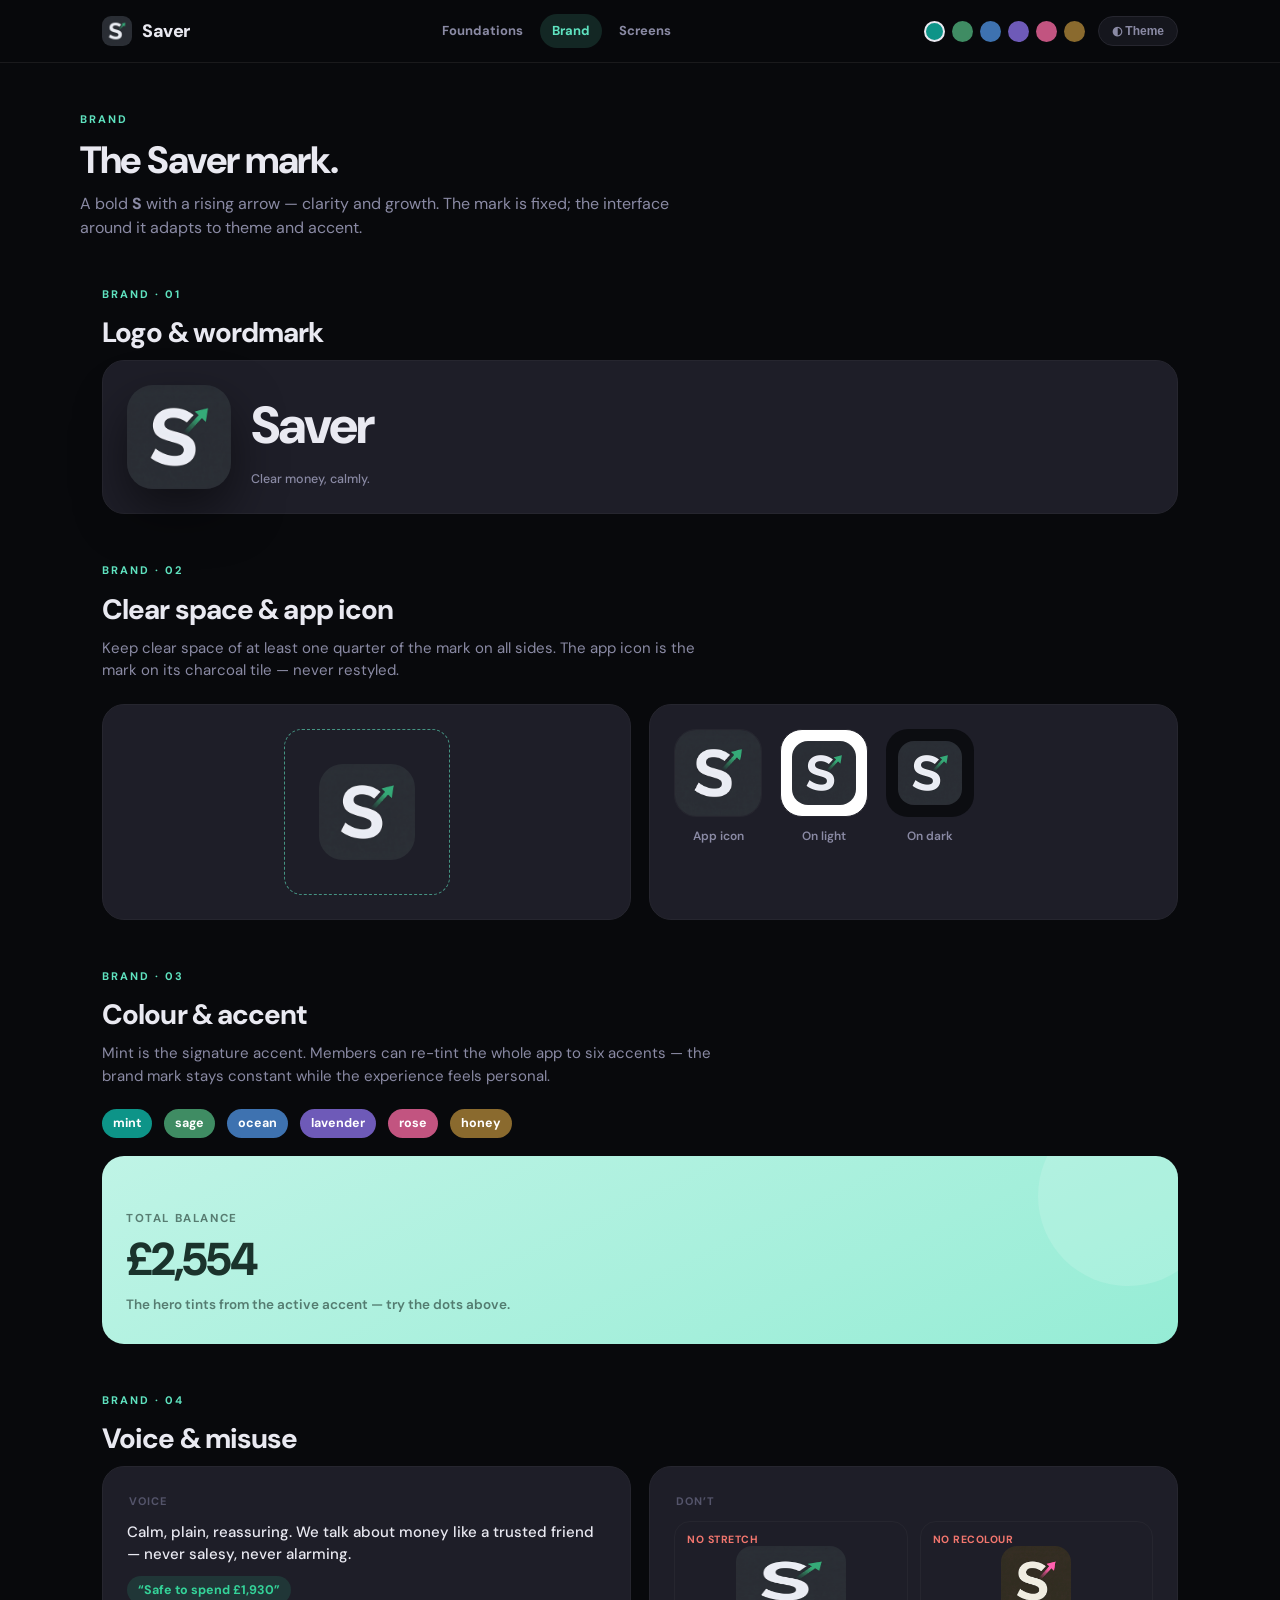
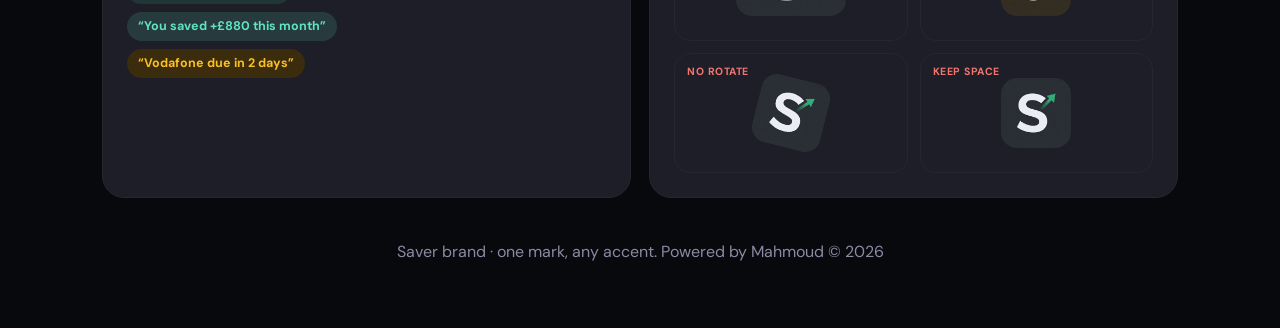
<file: brand.html>
<!doctype html><html lang="en" data-theme="dark"><head>
<meta charset="utf-8"/><meta name="viewport" content="width=device-width,initial-scale=1"/>
<title>Saver — Brand</title>
<meta name="description" content="Saver brand — logo, app icon, colour and voice."/>
<link rel="preconnect" href="https://fonts.googleapis.com"><link rel="preconnect" href="https://fonts.gstatic.com" crossorigin>
<link href="https://fonts.googleapis.com/css2?family=DM+Sans:opsz,wght@9..40,400;9..40,500;9..40,600;9..40,700;9..40,800&display=swap" rel="stylesheet">
<link rel="stylesheet" href="ds.css">
<style>
.logobig{display:flex;align-items:center;gap:20px}
.logobig img{width:104px;height:104px;border-radius:26px;box-shadow:var(--elev)}
.logobig .wm{font-size:52px;font-weight:800;letter-spacing:-2px}
.clear{position:relative;display:inline-block;padding:34px;border:1px dashed color-mix(in srgb,var(--ac) 60%,transparent);border-radius:18px}
.clear img{width:96px;height:96px;border-radius:24px;display:block}
.iconwall{display:flex;gap:18px;flex-wrap:wrap}
.iconwall figure{display:flex;flex-direction:column;align-items:center;gap:10px}
.iconwall img{width:88px;height:88px;border-radius:22px;box-shadow:var(--cardShadow);border:var(--cardBorder)}
.iconwall figcaption{font-size:12px;color:var(--muted);font-weight:600}
.dont{border-radius:16px;padding:16px;border:1px solid var(--border);display:flex;align-items:center;justify-content:center;height:120px;position:relative}
.tag{font-size:10.5px;font-weight:700;letter-spacing:.5px;text-transform:uppercase;position:absolute;top:10px;left:12px}
</style></head><body>

<div class="topbar"><div class="wrap rw">
  <div class="brand"><img src="icon.png" alt="Saver"/>Saver</div>
  <div class="hubnav"><a href="index.html">Foundations</a><a href="brand.html" class="on">Brand</a><a href="screens.html">Screens</a></div>
  <div class="controls"><div class="dots" id="dots"></div><button class="tgl" id="themeBtn">◐ Theme</button></div>
</div></div>

<header class="lead wrap">
  <div class="eyebrow">Brand</div>
  <div class="h1">The Saver mark.</div>
  <p>A bold <strong>S</strong> with a rising arrow — clarity and growth. The mark is fixed; the interface around it adapts to theme and accent.</p>
</header>

<main class="wrap">

<!-- LOGO -->
<section class="section reveal"><div class="sec-h">Brand · 01</div><div class="sec-t">Logo &amp; wordmark</div>
  <div class="card logobig"><img src="icon.png" alt="Saver logo"/><div><div class="wm">Saver</div><div class="caption" style="margin-top:6px">Clear money, calmly.</div></div></div>
</section>

<!-- CLEARSPACE + APP ICON -->
<section class="section reveal"><div class="sec-h">Brand · 02</div><div class="sec-t">Clear space &amp; app icon</div>
  <p class="sec-d">Keep clear space of at least one quarter of the mark on all sides. The app icon is the mark on its charcoal tile — never restyled.</p>
  <div class="grid g2">
    <div class="card" style="display:flex;justify-content:center"><div class="clear"><img src="icon.png" alt="Saver clear space"/></div></div>
    <div class="card"><div class="iconwall">
      <figure><img src="icon.png" alt=""><figcaption>App icon</figcaption></figure>
      <figure><div style="width:88px;height:88px;border-radius:22px;background:#fff;display:flex;align-items:center;justify-content:center;box-shadow:var(--cardShadow);border:var(--cardBorder)"><img src="icon.png" alt="" style="width:64px;height:64px;border-radius:16px;box-shadow:none;border:none"></div><figcaption>On light</figcaption></figure>
      <figure><div style="width:88px;height:88px;border-radius:22px;background:#0c0d11;display:flex;align-items:center;justify-content:center"><img src="icon.png" alt="" style="width:64px;height:64px;border-radius:16px;box-shadow:none;border:none"></div><figcaption>On dark</figcaption></figure>
    </div></div>
  </div>
</section>

<!-- COLOUR & ACCENT -->
<section class="section reveal"><div class="sec-h">Brand · 03</div><div class="sec-t">Colour &amp; accent</div>
  <p class="sec-d">Mint is the signature accent. Members can re-tint the whole app to six accents — the brand mark stays constant while the experience feels personal.</p>
  <div style="display:flex;gap:12px;flex-wrap:wrap;margin-bottom:18px">
    <span class="pill" style="background:#0D9488;color:#fff">mint</span>
    <span class="pill" style="background:#3F8C63;color:#fff">sage</span>
    <span class="pill" style="background:#3E72B0;color:#fff">ocean</span>
    <span class="pill" style="background:#6E5AB8;color:#fff">lavender</span>
    <span class="pill" style="background:#C25480;color:#fff">rose</span>
    <span class="pill" style="background:#8A6A2E;color:#fff">honey</span>
  </div>
  <div class="hero" style="margin:0;border-radius:22px"><div class="lbl">Total balance</div><div class="big tnum">£2,554</div><div class="sub">The hero tints from the active accent — try the dots above.</div></div>
</section>

<!-- VOICE / DON'T -->
<section class="section reveal"><div class="sec-h">Brand · 04</div><div class="sec-t">Voice &amp; misuse</div>
  <div class="grid g2">
    <div class="card"><div class="over">Voice</div>
      <p class="body" style="margin-bottom:10px">Calm, plain, reassuring. We talk about money like a trusted friend — never salesy, never alarming.</p>
      <div style="display:flex;flex-direction:column;gap:8px">
        <div class="pill pill-green" style="align-self:flex-start">“Safe to spend £1,930”</div>
        <div class="pill" style="align-self:flex-start">“You saved +£880 this month”</div>
        <div class="pill pill-yellow" style="align-self:flex-start">“Vodafone due in 2 days”</div>
      </div>
    </div>
    <div class="card"><div class="over">Don’t</div>
      <div class="grid g2" style="gap:12px">
        <div class="dont"><span class="tag" style="color:var(--red)">No stretch</span><img src="icon.png" style="width:110px;height:70px;border-radius:16px;object-fit:fill"></div>
        <div class="dont"><span class="tag" style="color:var(--red)">No recolour</span><img src="icon.png" style="width:70px;height:70px;border-radius:16px;filter:hue-rotate(180deg) saturate(1.6)"></div>
        <div class="dont"><span class="tag" style="color:var(--red)">No rotate</span><img src="icon.png" style="width:70px;height:70px;border-radius:16px;transform:rotate(14deg)"></div>
        <div class="dont"><span class="tag" style="color:var(--red)">Keep space</span><img src="icon.png" style="width:70px;height:70px;border-radius:16px"></div>
      </div>
    </div>
  </div>
</section>

</main>
<footer class="foot"><div class="wrap">Saver brand · one mark, any accent. Powered by Mahmoud © 2026</div></footer>
<script src="ds.js"></script>
</body></html>
</file>
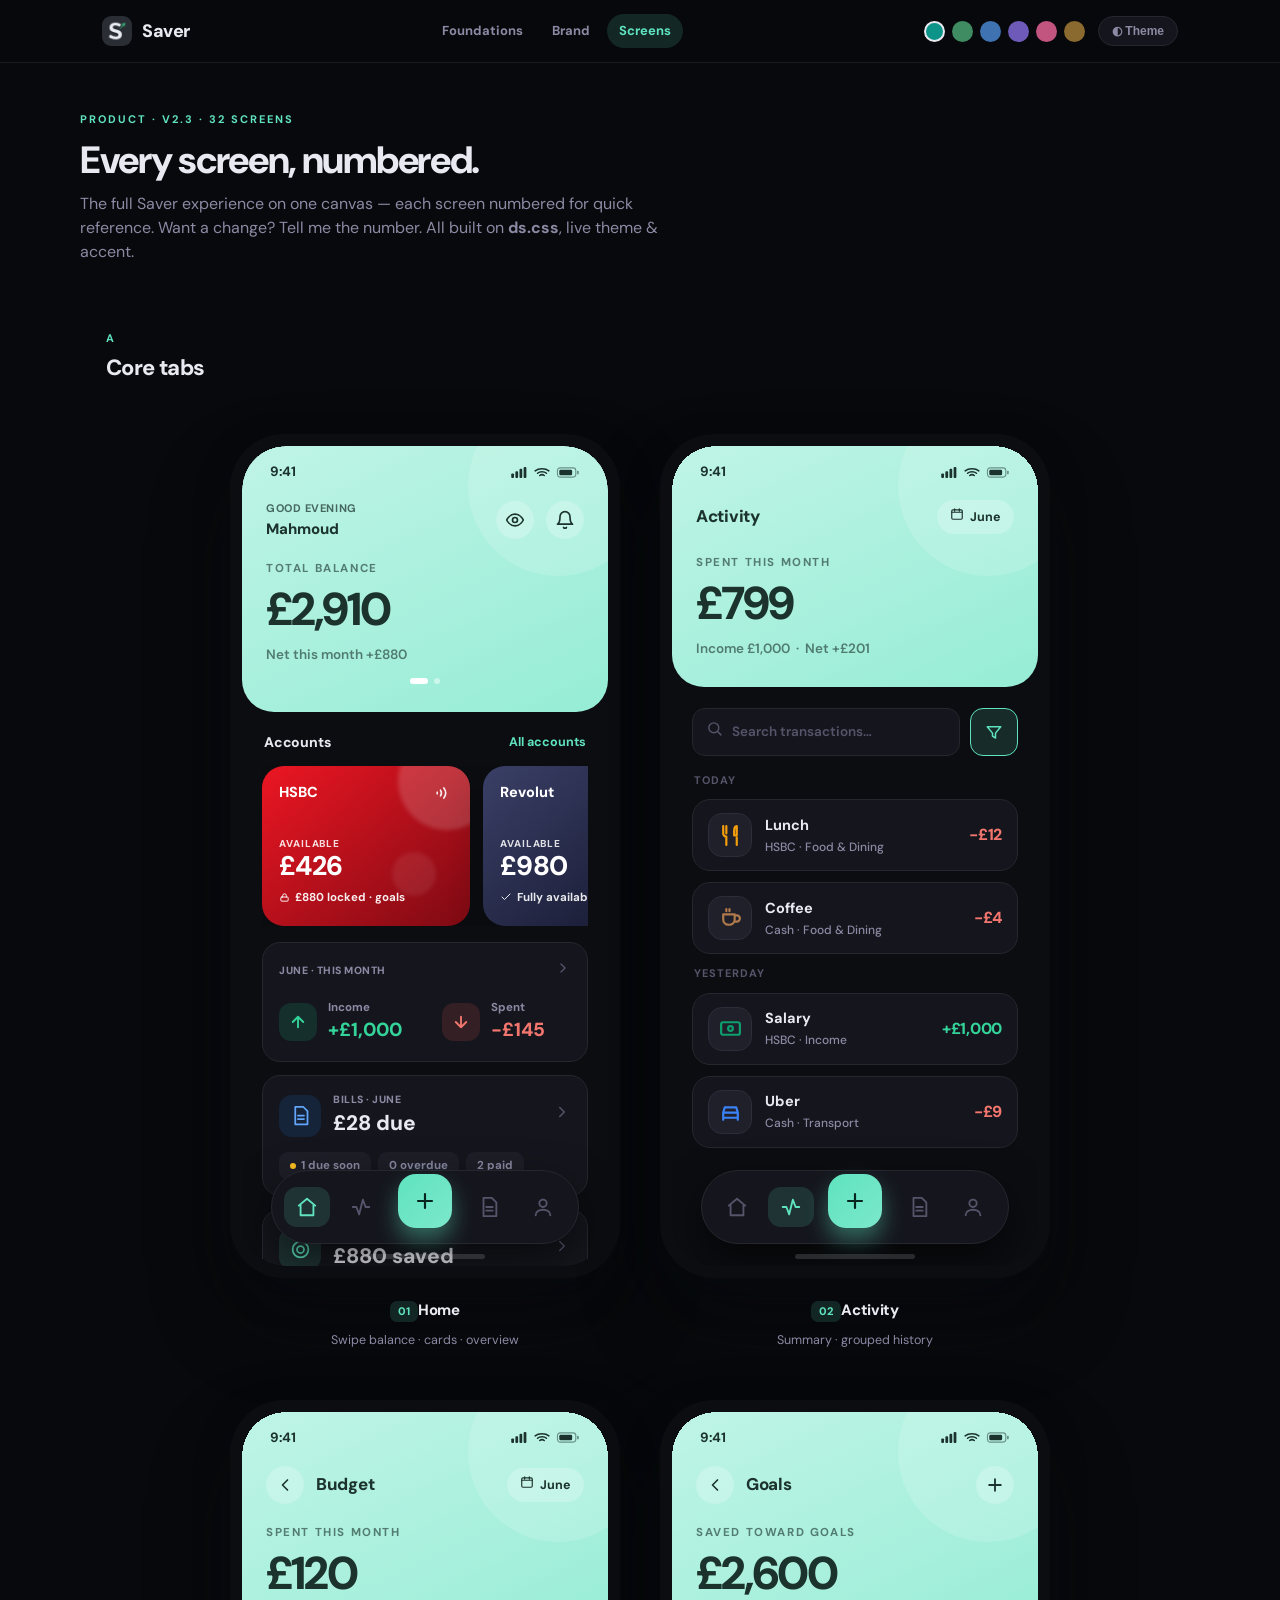
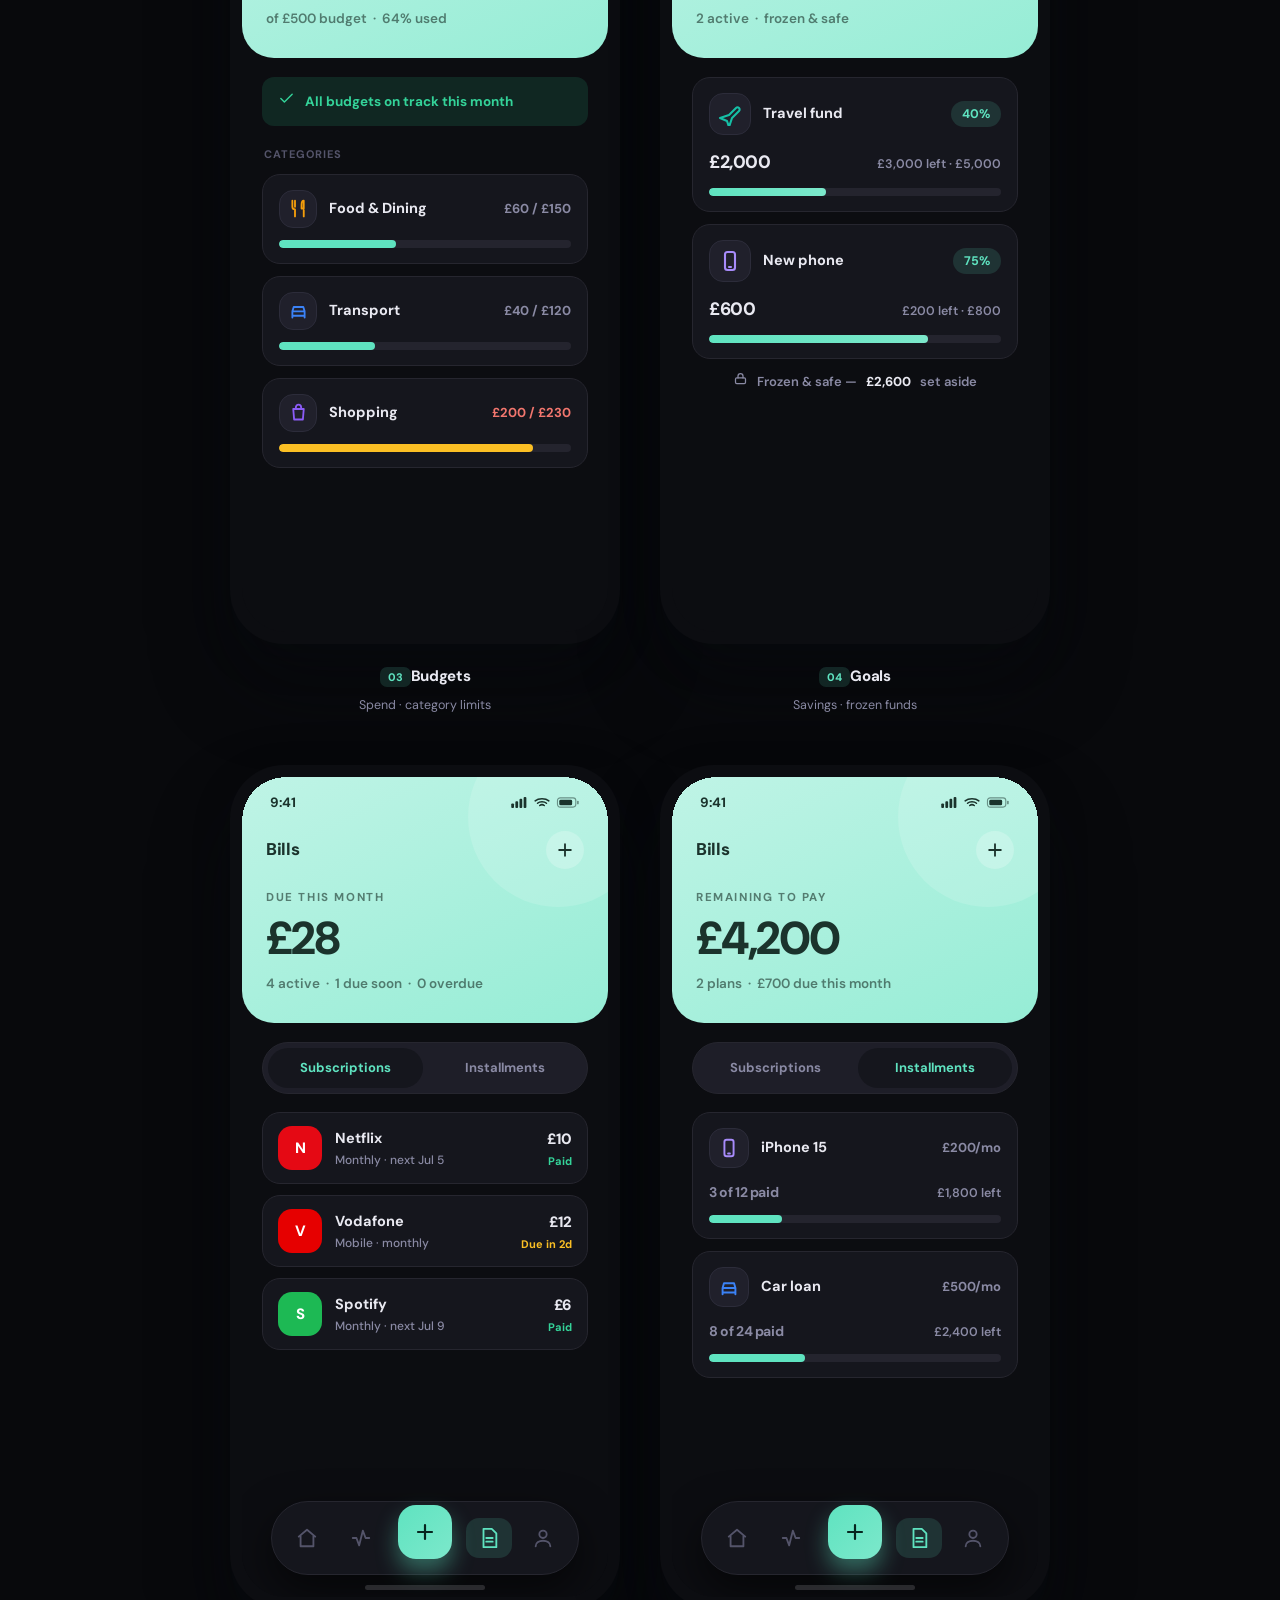
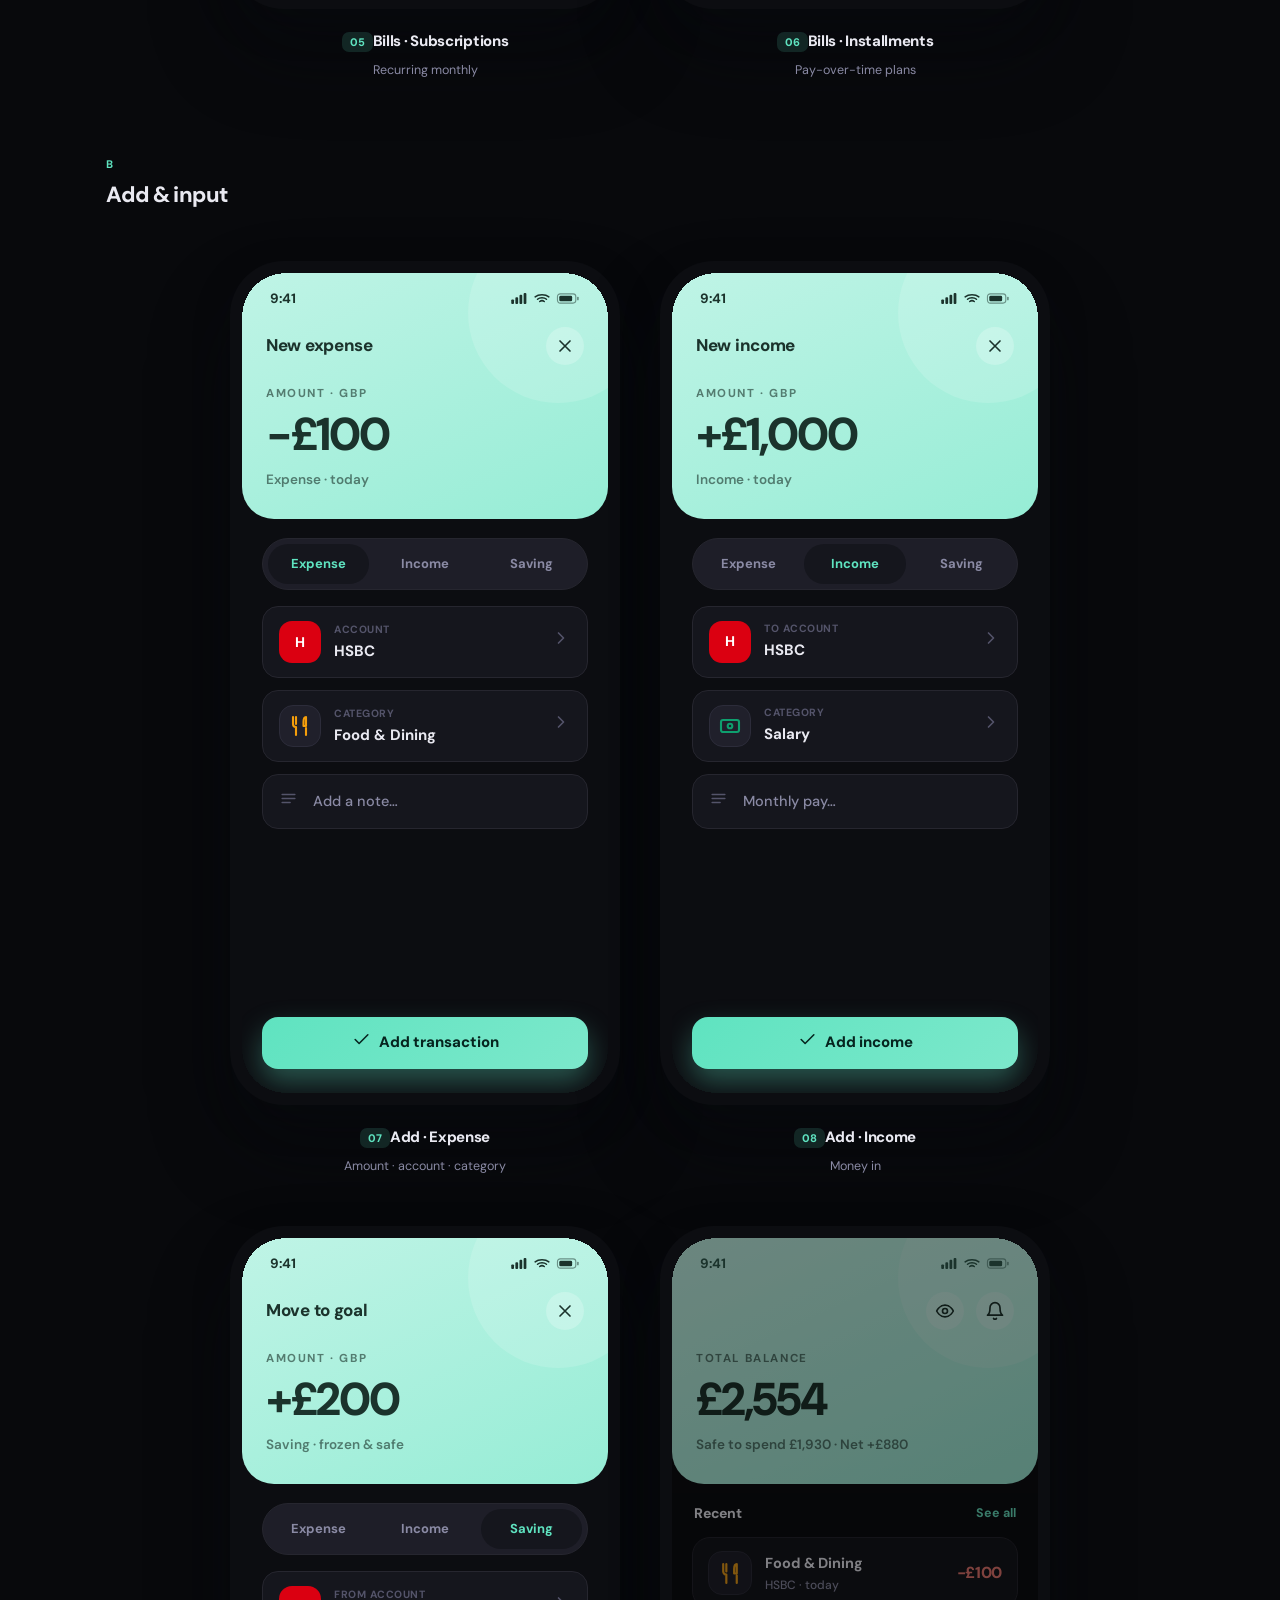
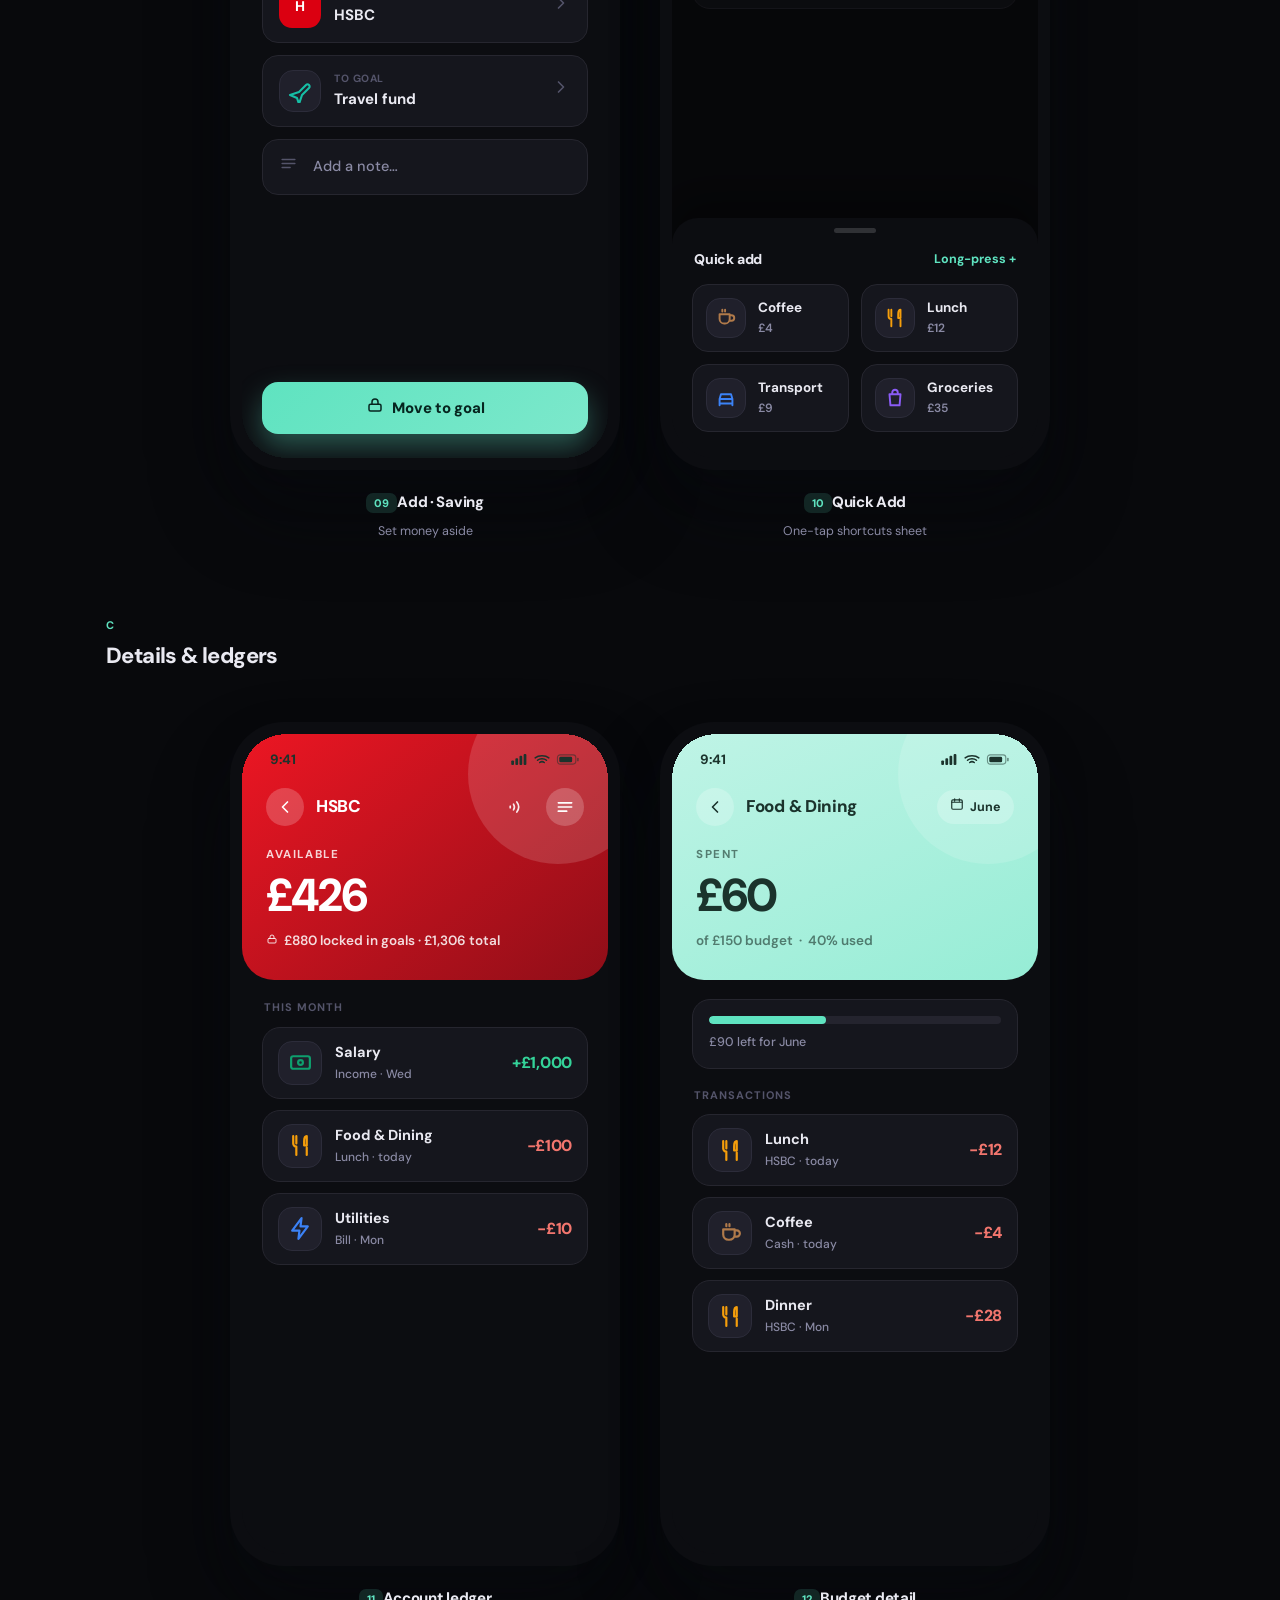
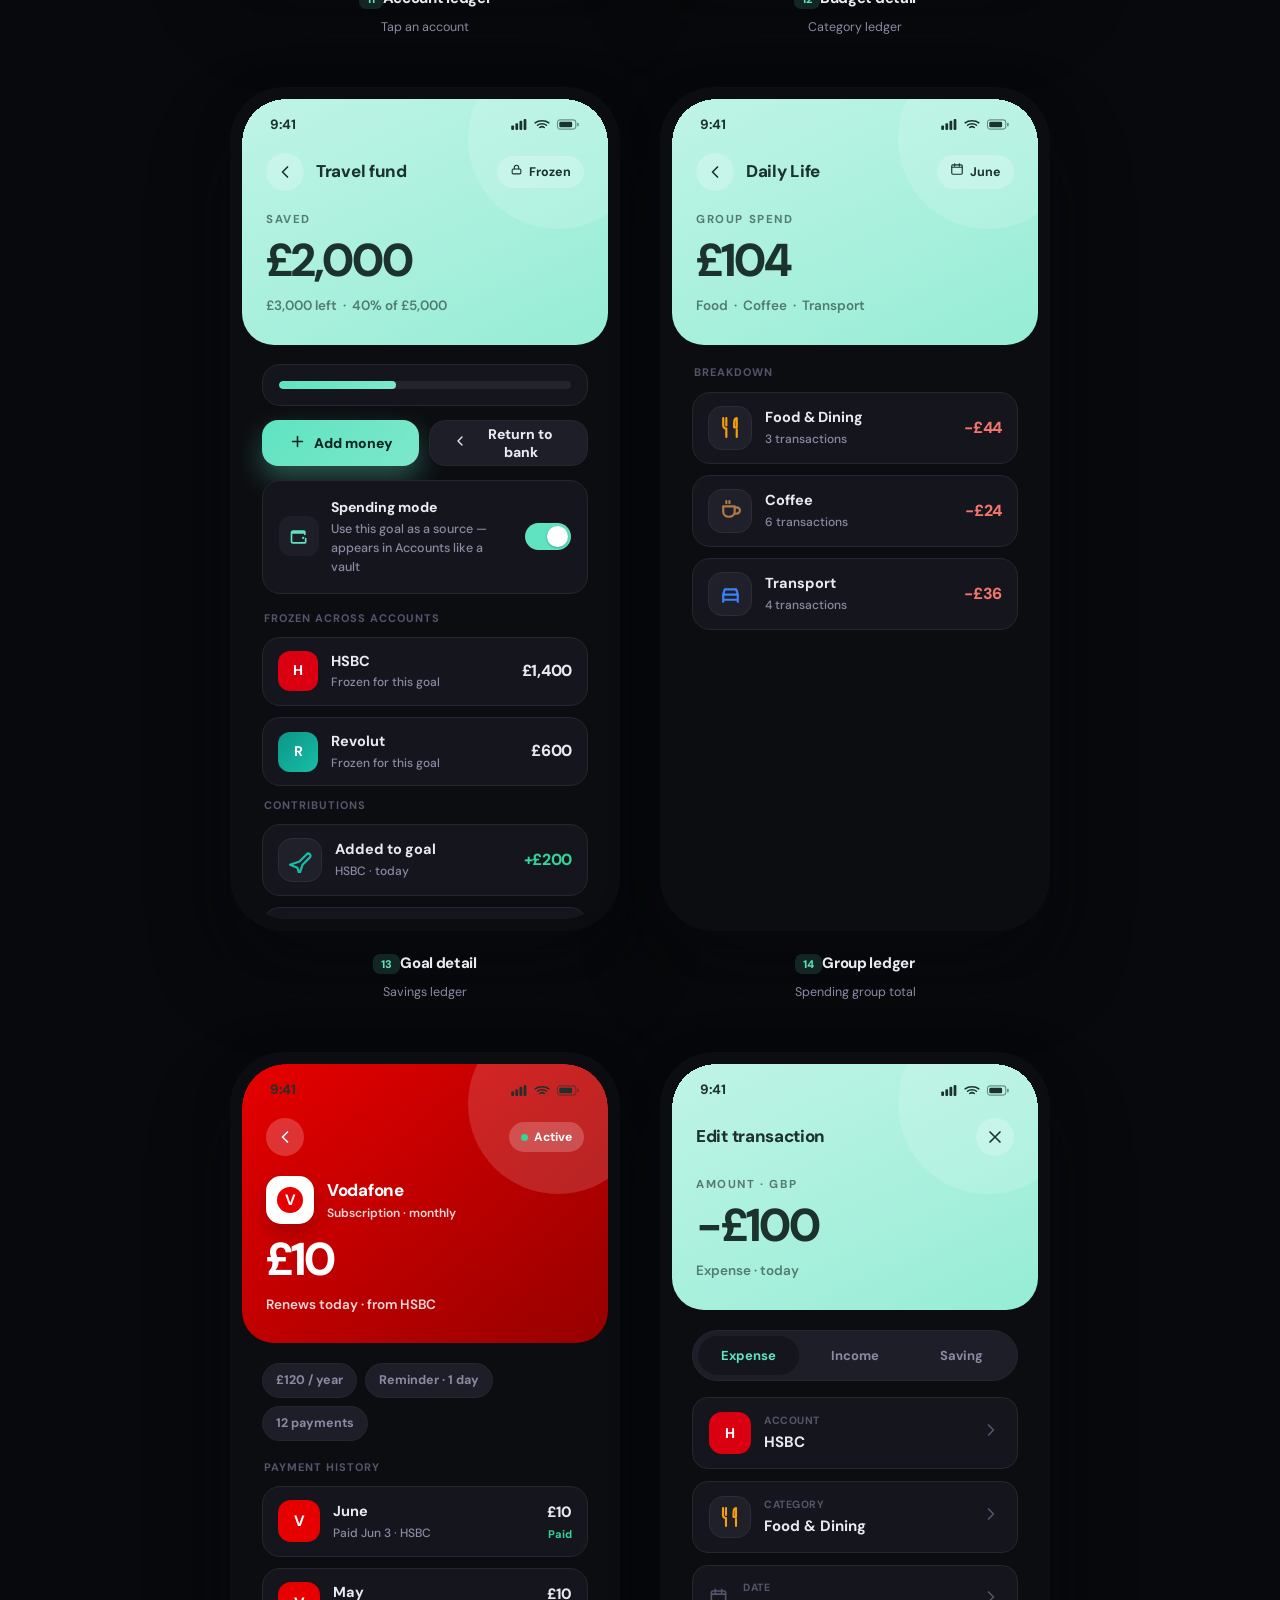
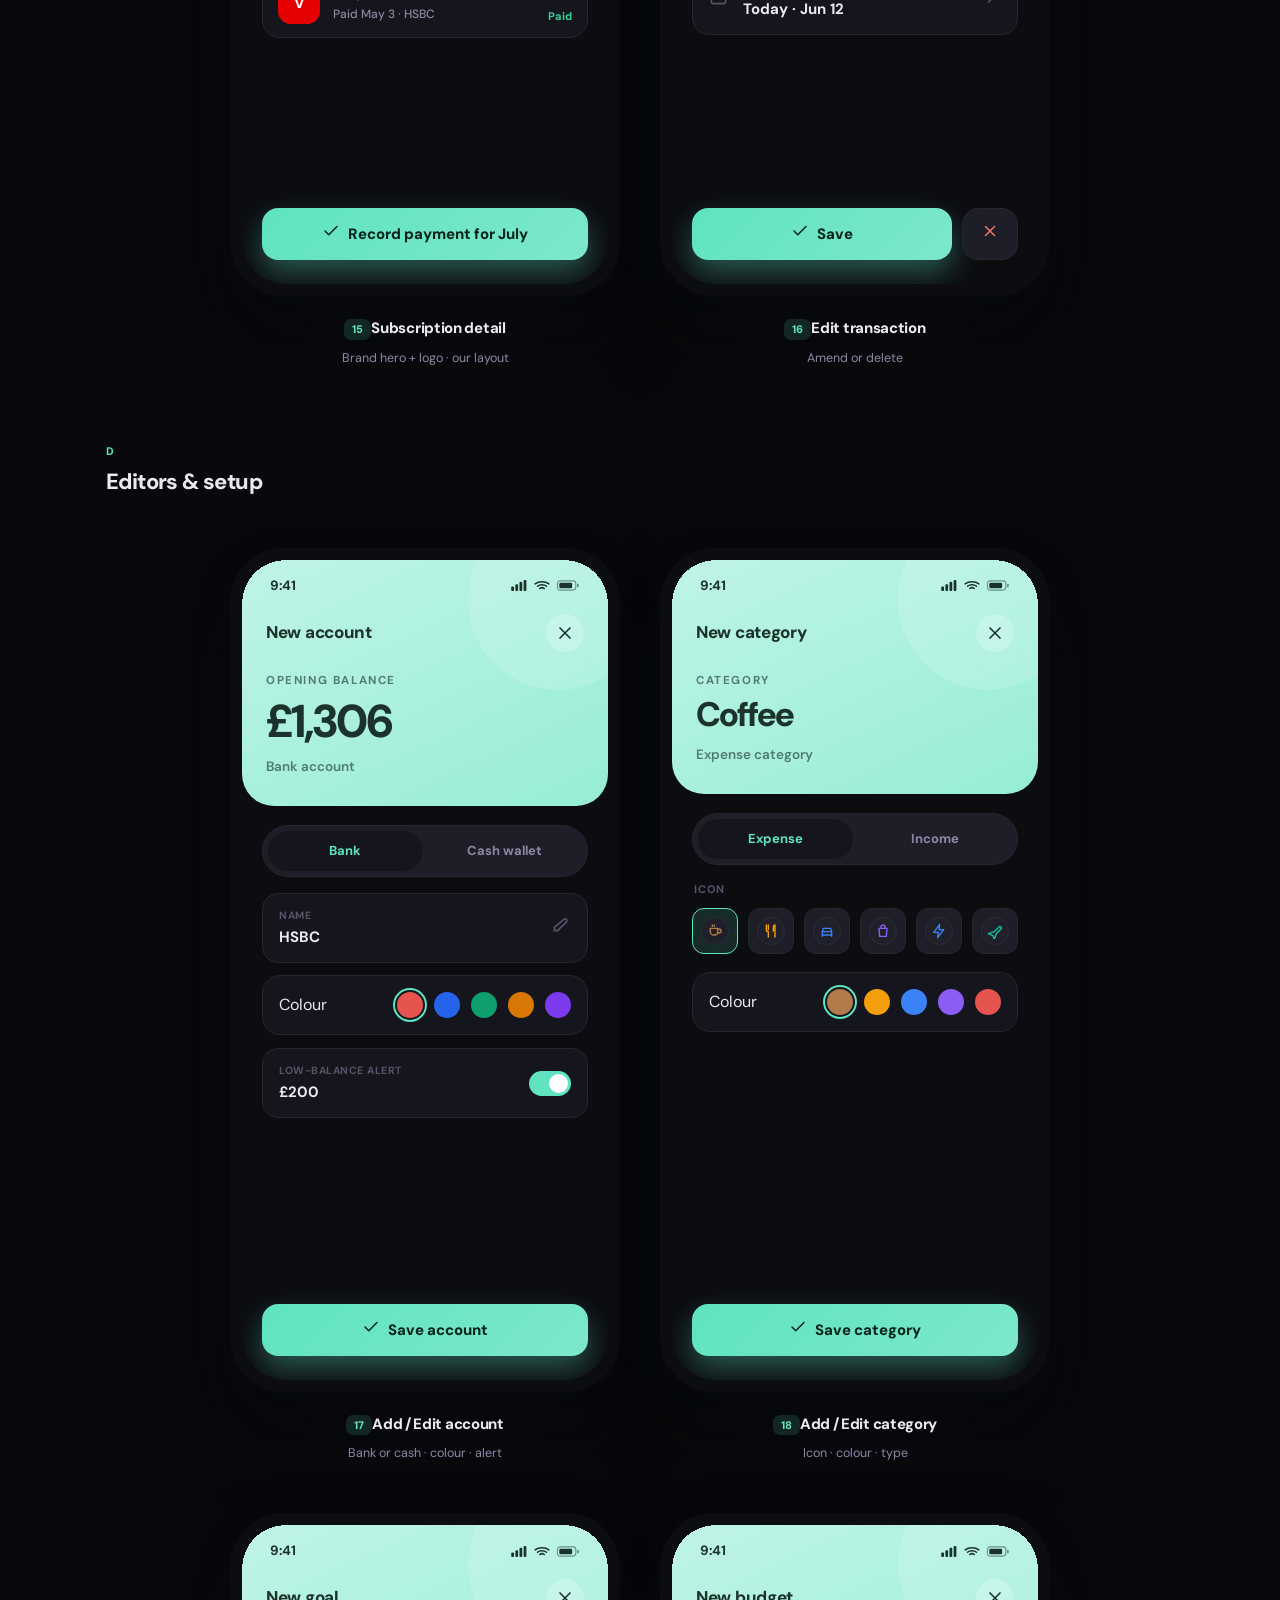
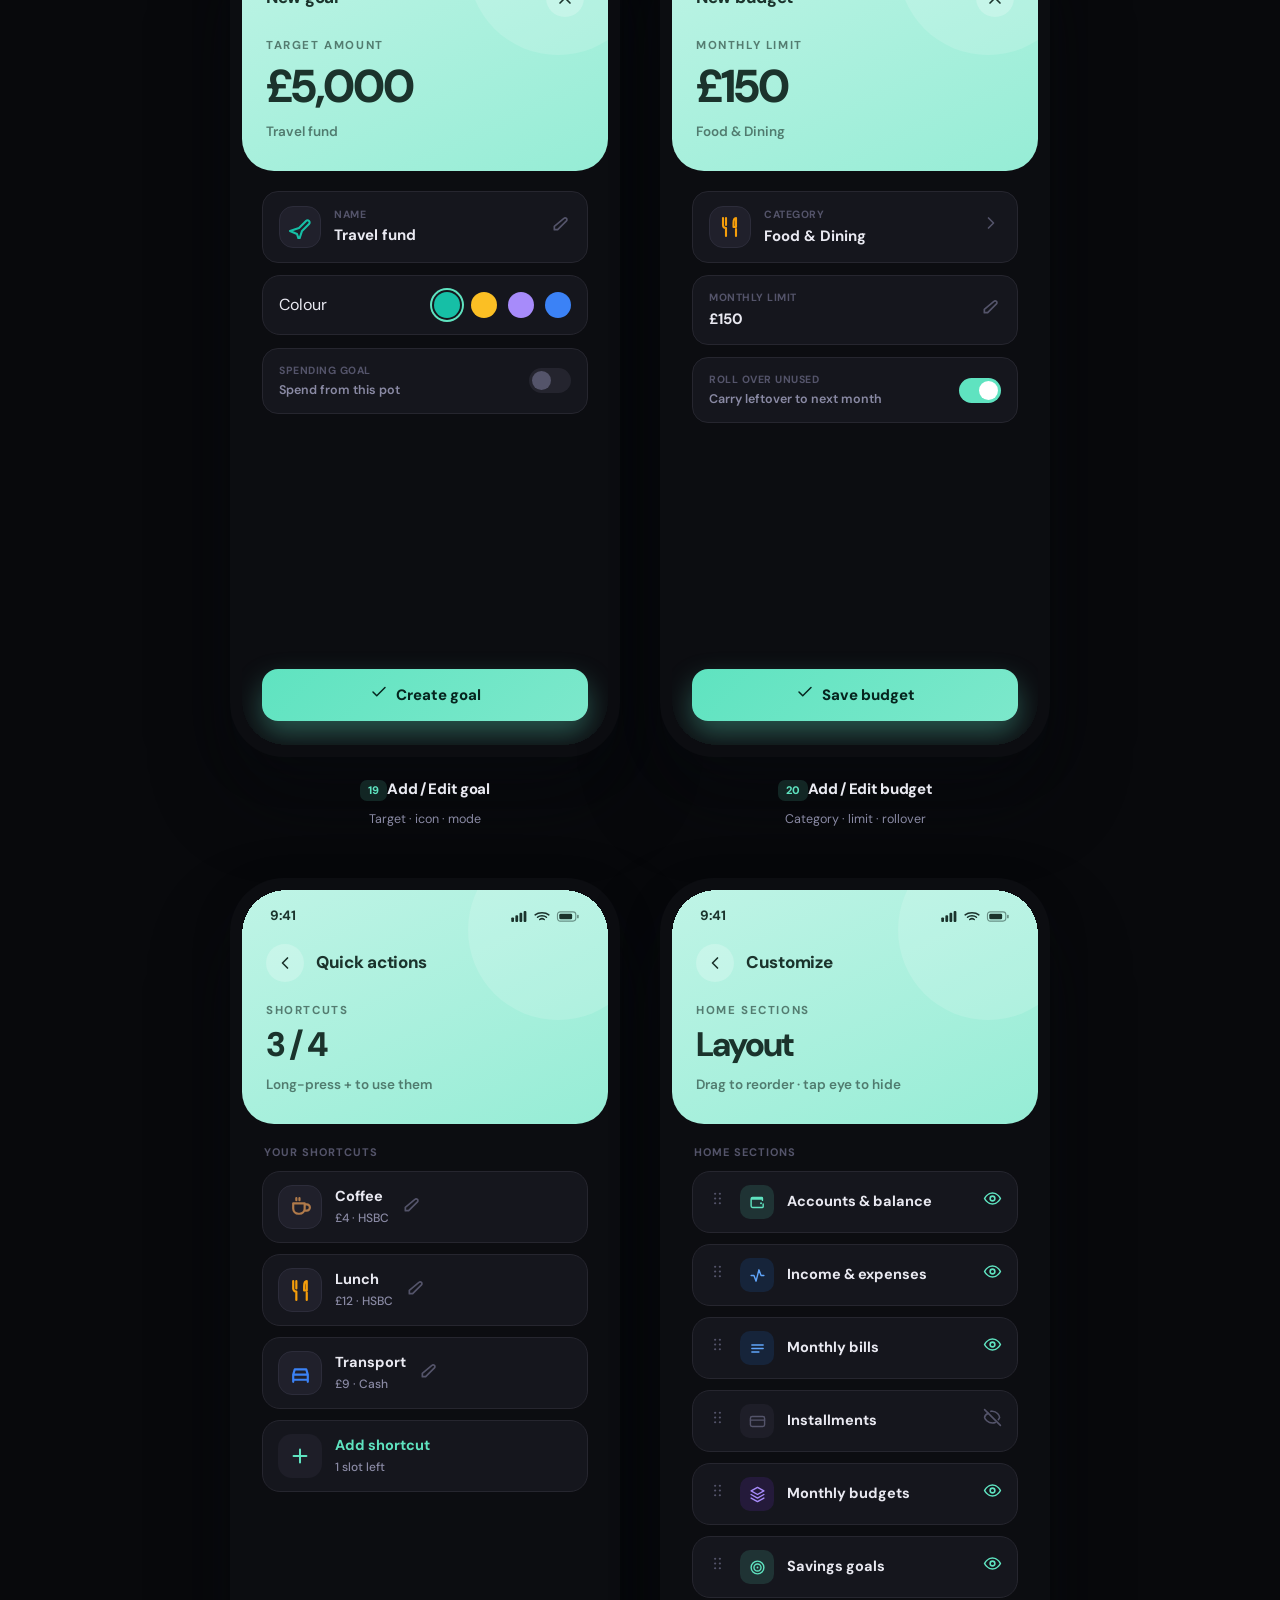
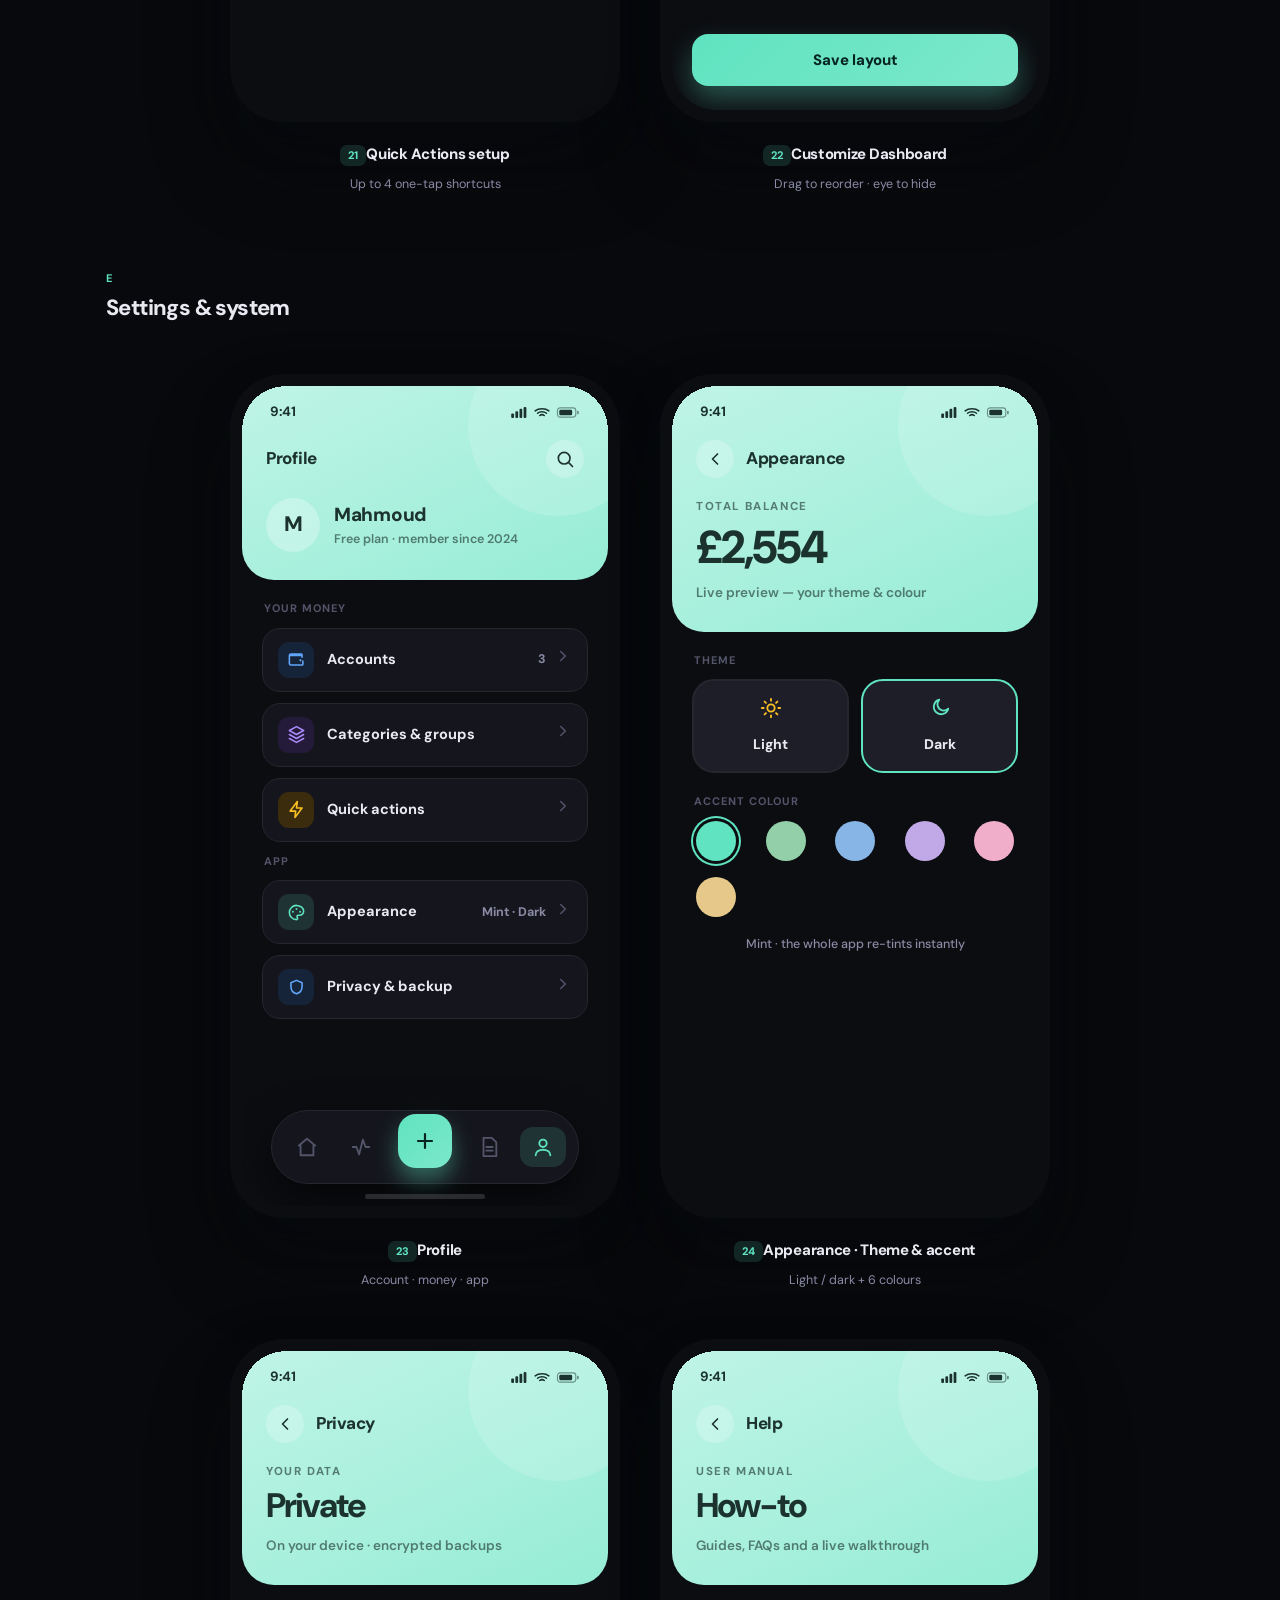
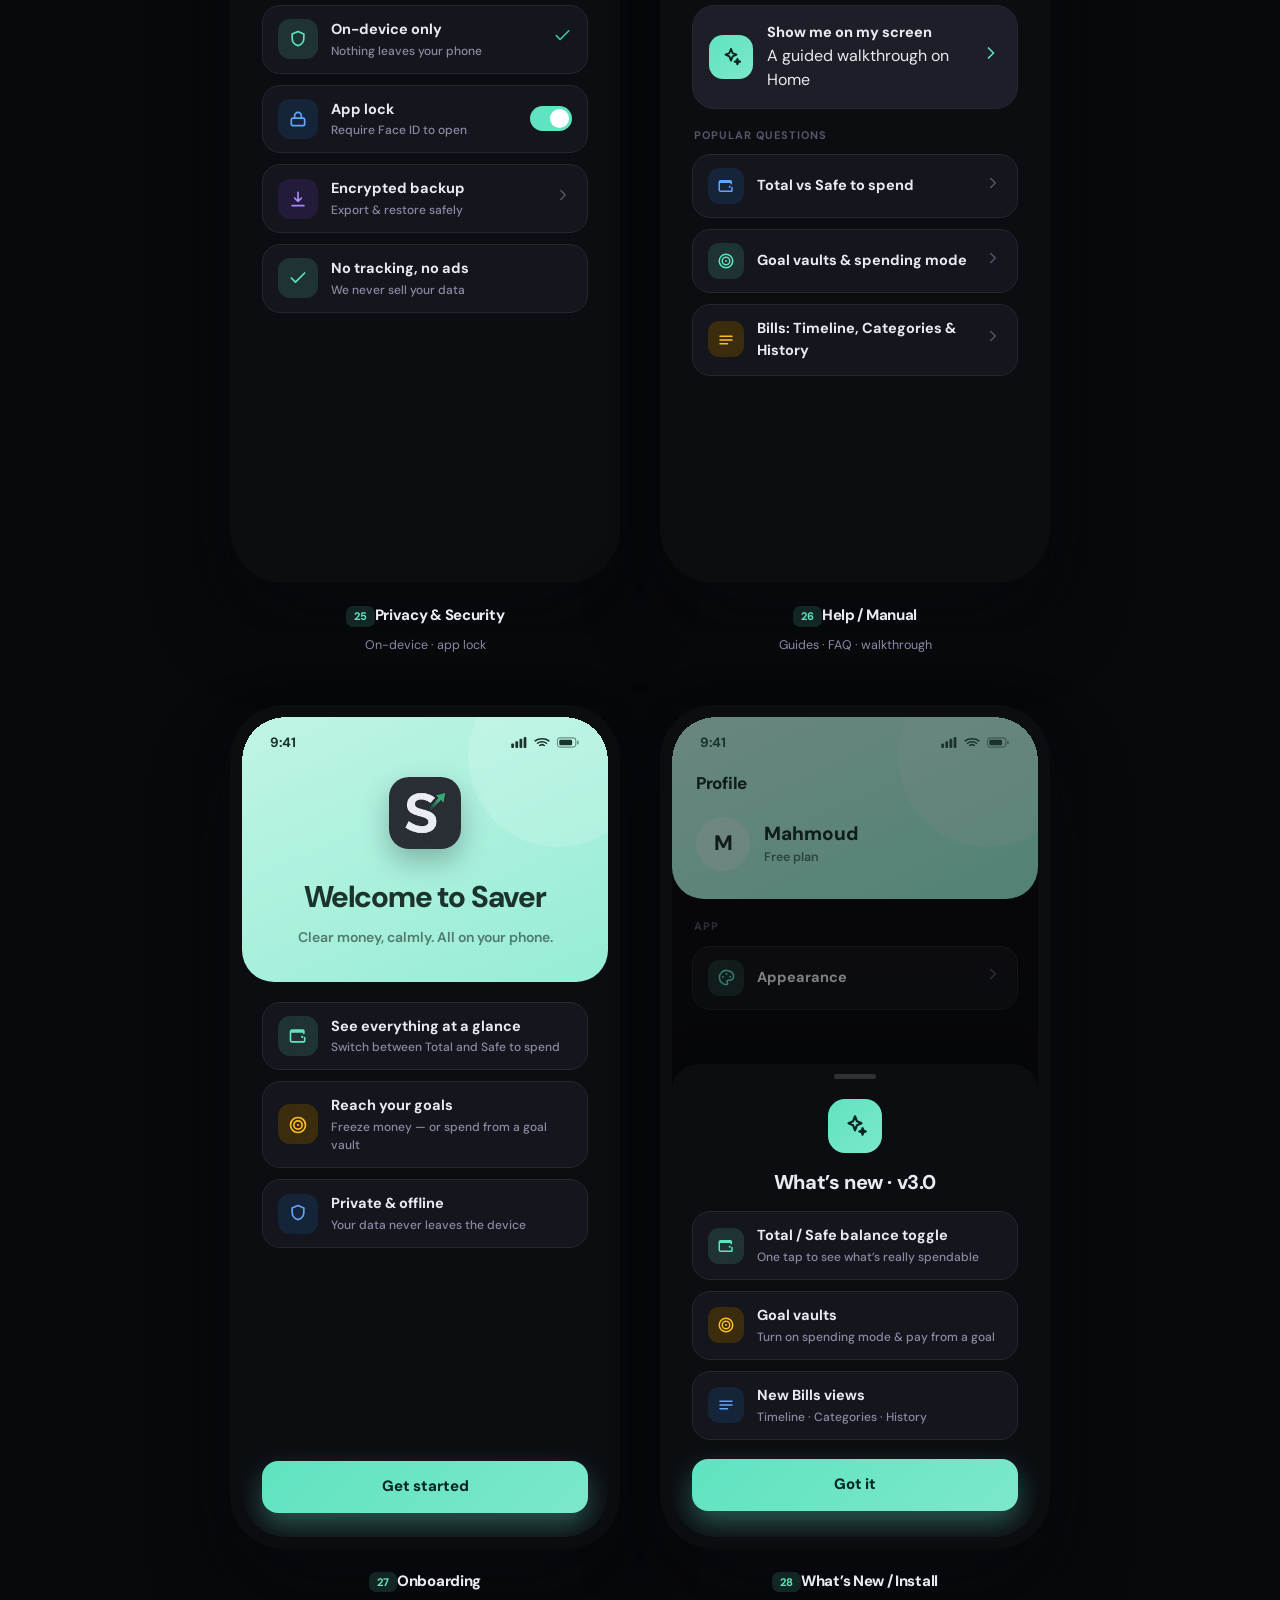
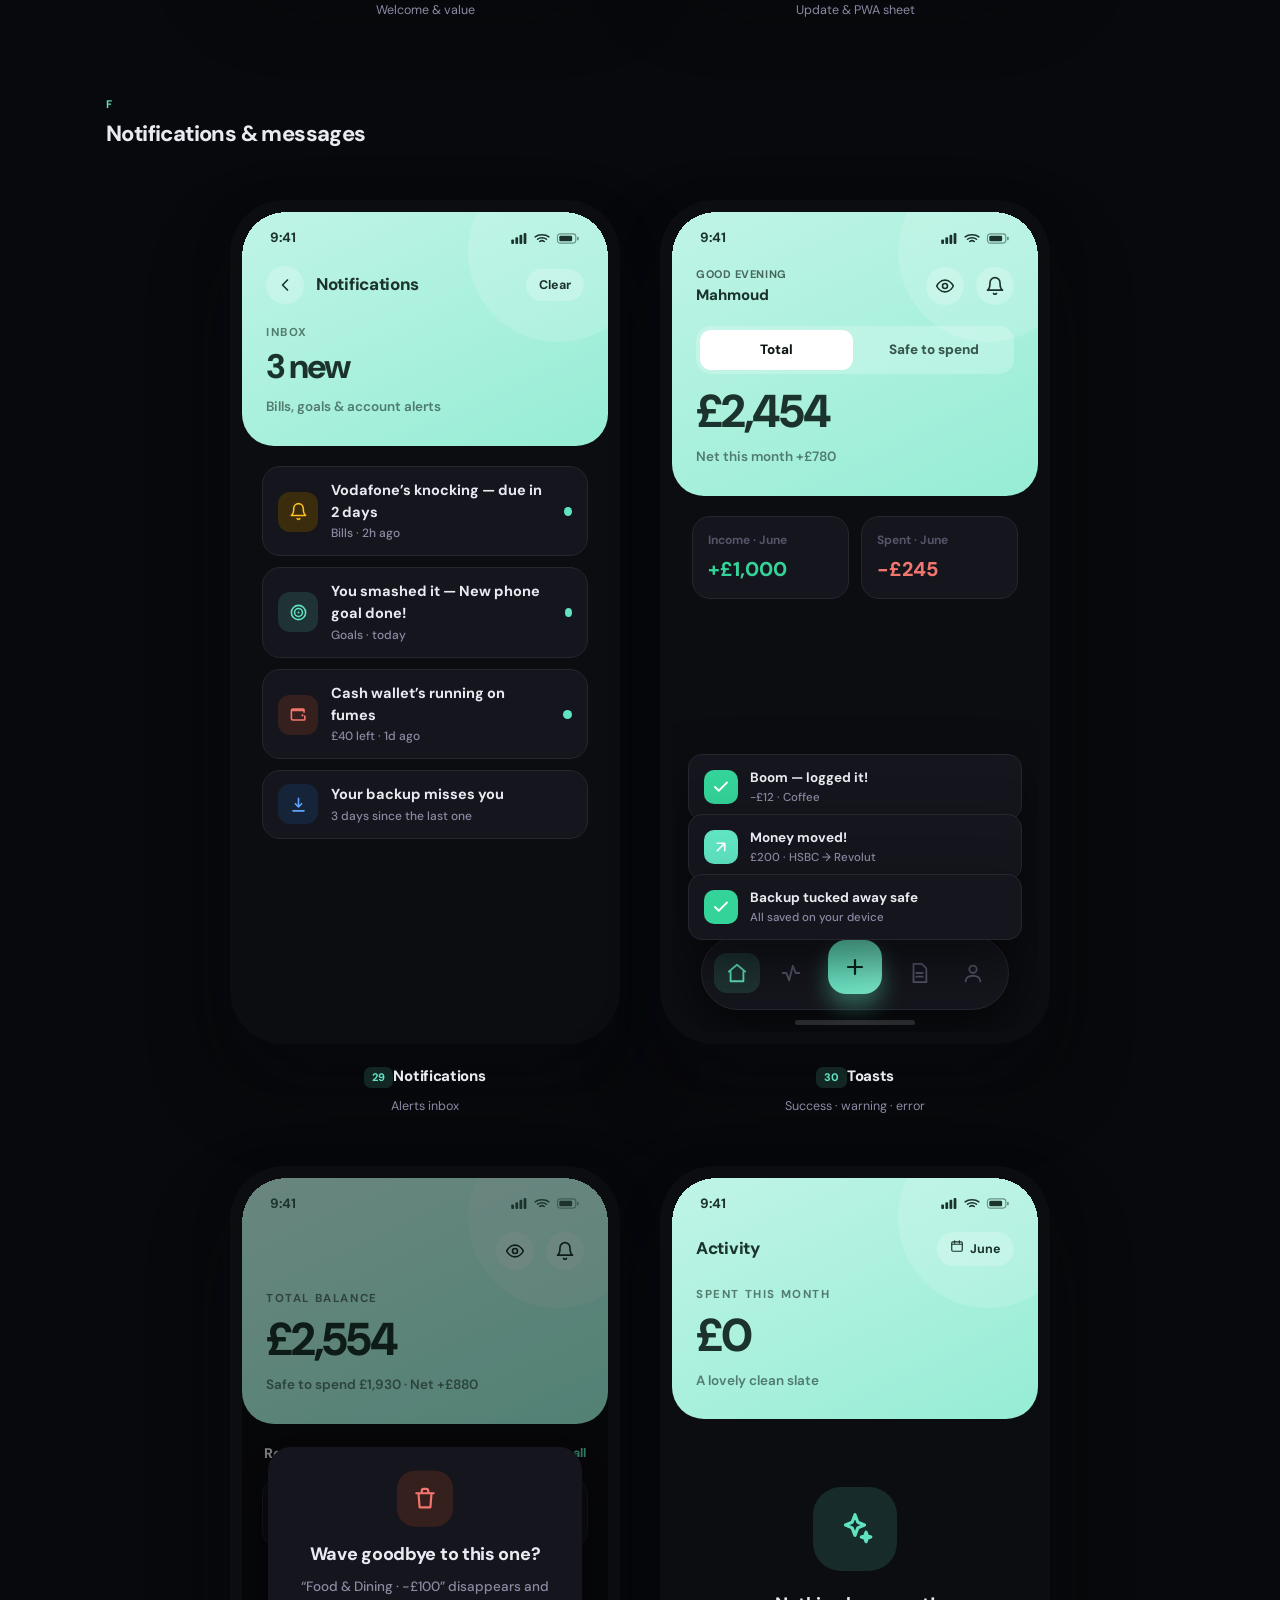
<file: screens.html>
<!doctype html><html lang="en" data-theme="dark"><head>
<meta charset="utf-8"/><meta name="viewport" content="width=device-width,initial-scale=1"/>
<title>Saver — Screens</title>
<meta name="description" content="Every Saver screen, numbered — built on the Saver design system."/>
<link rel="preconnect" href="https://fonts.googleapis.com"><link rel="preconnect" href="https://fonts.gstatic.com" crossorigin>
<link href="https://fonts.googleapis.com/css2?family=DM+Sans:opsz,wght@9..40,400;9..40,500;9..40,600;9..40,700;9..40,800&display=swap" rel="stylesheet">
<link rel="stylesheet" href="ds.css">
<style>
.grid-screens{display:flex;flex-wrap:wrap;gap:50px 40px;justify-content:center;padding:34px 0 50px}
.group-h{flex-basis:100%;margin:26px 4px 0}
.group-h .k{font-size:11px;font-weight:700;letter-spacing:2px;text-transform:uppercase;color:var(--ac)}
.group-h .t{font-size:22px;font-weight:800;letter-spacing:-.6px;margin-top:5px}
.cap .no{display:inline-block;font-size:11px;font-weight:800;color:var(--ac);background:var(--acDim);border-radius:7px;padding:2px 8px;margin-bottom:7px;font-variant-numeric:tabular-nums}
/* small in-screen helpers */
.sheet{position:absolute;left:0;right:0;bottom:0;background:var(--bg);border-radius:26px 26px 0 0;padding:10px 20px 26px;box-shadow:0 -18px 40px rgba(0,0,0,.3);z-index:9}
.sheet .grab{width:42px;height:5px;border-radius:999px;background:color-mix(in srgb,var(--text) 16%,transparent);margin:0 auto 16px}
.dim{position:absolute;inset:0;background:rgba(0,0,0,.45);z-index:8}
.qgrid{display:grid;grid-template-columns:1fr 1fr;gap:12px}
.qa{display:flex;align-items:center;gap:12px;background:var(--surface);border:var(--cardBorder);box-shadow:var(--cardShadow);border-radius:16px;padding:13px}
.qa .nm{font-size:13.5px;font-weight:700}.qa .am{font-size:12px;color:var(--muted);font-weight:600;margin-top:1px}
.toast{position:absolute;left:16px;right:16px;background:var(--surface);border:var(--cardBorder);box-shadow:var(--elev);border-radius:14px;padding:13px 15px;display:flex;align-items:center;gap:12px;z-index:9}
.toast .tx{font-size:13.5px;font-weight:700}.toast .ts{font-size:11.5px;color:var(--muted);font-weight:500;margin-top:1px}
.toast .ic{width:34px;height:34px;border-radius:10px;display:flex;align-items:center;justify-content:center;flex-shrink:0;color:#fff}
.dialog{position:absolute;left:26px;right:26px;top:50%;transform:translateY(-50%);background:var(--surface);border-radius:24px;padding:24px;z-index:9;box-shadow:var(--elev);text-align:center}
.dialog .dico{width:56px;height:56px;border-radius:18px;display:flex;align-items:center;justify-content:center;margin:0 auto 14px}
.empty{height:100%;display:flex;flex-direction:column;align-items:center;justify-content:center;text-align:center;padding:0 30px}
.empty .ei{width:84px;height:84px;border-radius:28px;background:var(--acDim);color:var(--ac);display:flex;align-items:center;justify-content:center;margin-bottom:20px}
.celebrate{height:100%;display:flex;flex-direction:column;align-items:center;justify-content:center;text-align:center;padding:0 28px;background:var(--heroGrad);color:var(--heroText);position:relative;overflow:hidden}
.celebrate .cdot{position:absolute;border-radius:2px;opacity:.9}
</style></head><body>

<div class="topbar"><div class="wrap rw">
  <div class="brand"><img src="icon.png" alt="Saver"/>Saver</div>
  <div class="hubnav"><a href="index.html">Foundations</a><a href="brand.html">Brand</a><a href="screens.html" class="on">Screens</a></div>
  <div class="controls"><div class="dots" id="dots"></div><button class="tgl" id="themeBtn">◐ Theme</button></div>
</div></div>

<header class="lead wrap">
  <div class="eyebrow">Product · v2.3 · 32 screens</div>
  <div class="h1">Every screen, numbered.</div>
  <p>The full Saver experience on one canvas — each screen numbered for quick reference. Want a change? Tell me the number. All built on <strong>ds.css</strong>, live theme &amp; accent.</p>
</header>

<main class="wrap"><div class="grid-screens">

<div class="group-h"><div class="k">A</div><div class="t">Core tabs</div></div>

<!-- 01 HOME -->
<div><div class="phone"><div class="screen" data-nav="home"><div class="content padnav">
  <div class="hero">
    <div class="toprow"><div><div style="font-size:11px;letter-spacing:.05em;text-transform:uppercase;opacity:.72;font-weight:700">Good evening</div><div style="font-size:15px;font-weight:800;margin-top:1px">Mahmoud</div></div><div class="grow"></div><div class="hib" data-ico="eye"></div><div class="hib" data-ico="bell"></div></div>
    <div style="overflow:hidden;margin-top:6px"><div style="display:flex"><div style="min-width:100%"><div class="lbl">Total balance</div><div class="big tnum" data-count="2910" data-prefix="£">£2,910</div><div class="sub">Net this month +£880</div></div><div style="min-width:100%"><div class="lbl">Safe to spend</div><div class="big tnum">£2,030</div><div class="sub">£880 frozen in goals</div></div></div></div>
    <div style="display:flex;justify-content:center;gap:6px;margin-top:12px"><span style="width:18px;height:6px;border-radius:3px;background:#fff"></span><span style="width:6px;height:6px;border-radius:3px;background:rgba(255,255,255,.45)"></span></div>
  </div>
  <div class="sectit r" style="--d:.14s"><div class="t">Accounts</div><div class="m">All accounts</div></div>
  <div class="r" style="--d:.18s;display:flex;gap:13px;overflow:hidden;margin-bottom:16px">
    <div class="bankcard" style="background:linear-gradient(140deg,#ec1623,#7d0a13)"><span class="bc-orb" style="width:98px;height:98px;top:-34px;right:-26px"></span><span class="bc-orb" style="width:44px;height:44px;bottom:30px;right:34px;opacity:.5"></span><span class="bc-shine"></span>
      <div style="position:relative;z-index:2;display:flex;justify-content:space-between;align-items:center"><span style="font-weight:800;font-size:14.5px">HSBC</span><svg width="20" height="20" viewBox="0 0 24 24" fill="none" stroke="#fff" stroke-width="2" stroke-linecap="round" opacity=".9"><path d="M5 11a3 3 0 0 1 0 2M9 8.5a6.5 6.5 0 0 1 0 7M13 6a10 10 0 0 1 0 12"/></svg></div>
      <div style="position:relative;z-index:2"><div style="font-size:10px;opacity:.85;font-weight:800;text-transform:uppercase;letter-spacing:.09em">Available</div><div class="tnum" style="font-size:27px;font-weight:800;letter-spacing:-.6px;line-height:1.08">£426</div><div style="display:flex;align-items:center;gap:5px;margin-top:6px"><span data-ico="lock" data-sz="11"></span><span class="tnum" style="font-size:11.5px;font-weight:700;opacity:.92">£880 locked · goals</span></div></div></div>
    <div class="bankcard" style="background:linear-gradient(140deg,#3a3f66,#13152b)"><span class="bc-orb" style="width:92px;height:92px;top:-30px;right:-24px;background:rgba(109,112,241,.32)"></span><span class="bc-orb" style="width:50px;height:50px;bottom:24px;right:20px;background:rgba(16,185,129,.28)"></span><span class="bc-shine"></span>
      <div style="position:relative;z-index:2;display:flex;justify-content:space-between;align-items:center"><span style="font-weight:800;font-size:14.5px">Revolut</span><svg width="20" height="20" viewBox="0 0 24 24" fill="none" stroke="#fff" stroke-width="2" stroke-linecap="round" opacity=".9"><path d="M5 11a3 3 0 0 1 0 2M9 8.5a6.5 6.5 0 0 1 0 7M13 6a10 10 0 0 1 0 12"/></svg></div>
      <div style="position:relative;z-index:2"><div style="font-size:10px;opacity:.85;font-weight:800;text-transform:uppercase;letter-spacing:.09em">Available</div><div class="tnum" style="font-size:27px;font-weight:800;letter-spacing:-.6px;line-height:1.08">£980</div><div style="display:flex;align-items:center;gap:5px;margin-top:6px;opacity:.9"><span data-ico="check" data-sz="12"></span><span style="font-size:11.5px;font-weight:700">Fully available</span></div></div></div>
    <div class="bankcard" style="background:linear-gradient(140deg,#f59e0b,#c2410c)"><span class="bc-orb" style="width:98px;height:98px;top:-34px;right:-26px"></span><span class="bc-shine"></span>
      <div style="position:relative;z-index:2;display:flex;justify-content:space-between;align-items:center"><span style="font-weight:800;font-size:14.5px">Cash wallet</span><span style="width:27px;height:27px;border-radius:9px;background:rgba(255,255,255,.24);display:flex;align-items:center;justify-content:center"><svg width="15" height="15" viewBox="0 0 24 24" fill="none" stroke="#fff" stroke-width="2.6" stroke-linecap="round" stroke-linejoin="round"><path d="M12 5v14M19 12l-7 7-7-7"/></svg></span></div>
      <div style="position:relative;z-index:2"><div style="font-size:10px;opacity:.85;font-weight:800;text-transform:uppercase;letter-spacing:.09em">Available · low</div><div class="tnum" style="font-size:27px;font-weight:800;letter-spacing:-.6px;line-height:1.08">£40</div><div style="display:flex;align-items:center;gap:5px;margin-top:6px"><span data-ico="bell" data-sz="11"></span><span style="font-size:11.5px;font-weight:700;opacity:.95">Below your £200 alert</span></div></div></div>
    <div style="min-width:84px;background:var(--surface2);border:var(--cardBorder);border-radius:22px;padding:14px;display:flex;flex-direction:column;align-items:center;justify-content:center;gap:8px;color:var(--ac)"><span data-ico="grip" data-sz="20"></span><div style="font-size:11px;font-weight:800;text-align:center">All</div></div>
  </div>
  <div class="tile r" style="--d:.22s;margin-bottom:13px">
    <div style="display:flex;align-items:center;justify-content:space-between;margin-bottom:16px"><div style="font-size:10.5px;color:var(--muted);font-weight:800;text-transform:uppercase;letter-spacing:.05em">June · this month</div><span class="chev" data-ico="chev" data-sz="16" style="color:var(--faint)"></span></div>
    <div style="display:flex;align-items:center">
      <div style="flex:1;display:flex;align-items:center;gap:11px"><span class="circ" style="width:38px;height:38px;border-radius:12px;background:rgba(16,185,129,.15);color:var(--success)"><svg width="18" height="18" viewBox="0 0 24 24" fill="none" stroke="currentColor" stroke-width="2.5" stroke-linecap="round" stroke-linejoin="round"><path d="M12 19V5M5 12l7-7 7 7"/></svg></span><div><div style="font-size:11.5px;color:var(--muted);font-weight:700">Income</div><div class="tnum" style="font-size:19px;font-weight:800;color:var(--success)">+£1,000</div></div></div>
      <div style="width:1px;background:var(--line);align-self:stretch;margin:2px 16px"></div>
      <div style="flex:1;display:flex;align-items:center;gap:11px"><span class="circ" style="width:38px;height:38px;border-radius:12px;background:rgba(229,84,78,.15);color:var(--red)"><svg width="18" height="18" viewBox="0 0 24 24" fill="none" stroke="currentColor" stroke-width="2.5" stroke-linecap="round" stroke-linejoin="round"><path d="M12 5v14M5 12l7 7 7-7"/></svg></span><div><div style="font-size:11.5px;color:var(--muted);font-weight:700">Spent</div><div class="tnum" style="font-size:19px;font-weight:800;color:var(--red)">−£145</div></div></div>
    </div>
  </div>
  <div class="tile r" style="--d:.26s;margin-bottom:13px">
    <div style="display:flex;justify-content:space-between;align-items:center"><div style="display:flex;align-items:center;gap:12px"><span class="circ" style="width:42px;height:42px;border-radius:13px;background:var(--blueDim);color:var(--blue)"><svg width="21" height="21" viewBox="0 0 24 24" fill="none" stroke="currentColor" stroke-width="2" stroke-linecap="round" stroke-linejoin="round"><path d="M6 2h9l5 5v15H6z"/><path d="M9 12h7M9 16h7"/></svg></span><div><div style="font-size:10.5px;color:var(--muted);font-weight:800;text-transform:uppercase;letter-spacing:.05em">Bills · June</div><div class="tnum" style="font-size:21px;font-weight:800">£28 due</div></div></div><span class="chev" data-ico="chev" data-sz="18" style="color:var(--faint)"></span></div>
    <div style="display:flex;gap:7px;margin-top:13px"><span style="display:flex;align-items:center;gap:5px;background:var(--surface2);padding:5px 11px;border-radius:9px;font-size:11.5px;font-weight:700;color:var(--muted)"><span style="width:6px;height:6px;border-radius:50%;background:var(--yellow)"></span>1 due soon</span><span style="background:var(--surface2);padding:5px 11px;border-radius:9px;font-size:11.5px;font-weight:700;color:var(--muted)">0 overdue</span><span style="background:var(--surface2);padding:5px 11px;border-radius:9px;font-size:11.5px;font-weight:700;color:var(--muted)">2 paid</span></div></div>
  <div class="tile r" style="--d:.3s;margin-bottom:13px">
    <div style="display:flex;justify-content:space-between;align-items:center;margin-bottom:13px"><div style="display:flex;align-items:center;gap:12px"><span class="circ" style="width:42px;height:42px;border-radius:13px;background:var(--acDim);color:var(--ac)"><svg width="21" height="21" viewBox="0 0 24 24" fill="none" stroke="currentColor" stroke-width="2" stroke-linecap="round" stroke-linejoin="round"><circle cx="12" cy="12" r="9"/><circle cx="12" cy="12" r="4"/></svg></span><div><div style="font-size:10.5px;color:var(--muted);font-weight:800;text-transform:uppercase;letter-spacing:.05em">Goals · 2 active</div><div class="tnum" style="font-size:21px;font-weight:800">£880 saved</div></div></div><span class="chev" data-ico="chev" data-sz="18" style="color:var(--faint)"></span></div>
    <div style="display:flex;flex-direction:column;gap:9px"><div style="display:flex;align-items:center;gap:10px"><span style="font-size:11.5px;font-weight:700;width:74px;color:var(--muted)">New laptop</span><div style="flex:1;height:6px;border-radius:4px;background:var(--surface2)"><i style="display:block;width:33%;height:100%;border-radius:4px;background:var(--ac)"></i></div></div><div style="display:flex;align-items:center;gap:10px"><span style="font-size:11.5px;font-weight:700;width:74px;color:var(--muted)">Holiday</span><div style="flex:1;height:6px;border-radius:4px;background:var(--surface2)"><i style="display:block;width:31%;height:100%;border-radius:4px;background:var(--ac)"></i></div></div></div></div>
  <div class="tile r" style="--d:.34s">
    <div style="display:flex;justify-content:space-between;align-items:center;margin-bottom:13px"><div style="display:flex;align-items:center;gap:12px"><span class="circ" style="width:42px;height:42px;border-radius:13px;background:var(--purpleDim);color:var(--purple)" data-ico="layers" data-sz="20"></span><div><div style="font-size:10.5px;color:var(--muted);font-weight:800;text-transform:uppercase;letter-spacing:.05em">Budgets · June</div><div class="tnum" style="font-size:21px;font-weight:800">£145 <span style="font-size:13px;color:var(--muted);font-weight:700">of £500</span></div></div></div><span class="chev" data-ico="chev" data-sz="18" style="color:var(--faint)"></span></div>
    <div style="height:6px;border-radius:4px;background:var(--surface2)"><i style="display:block;width:29%;height:100%;border-radius:4px;background:var(--purple)"></i></div></div>
</div></div></div><div class="cap"><span class="no">01</span><b>Home</b><span>Swipe balance · cards · overview</span></div></div>

<!-- 02 ACTIVITY -->
<div><div class="phone"><div class="screen" data-nav="activity"><div class="content padnav">
  <div class="hero">
    <div class="toprow"><div class="ttl">Activity</div><div class="grow"></div><div class="hchip"><span data-ico="cal" data-sz="14"></span> June</div></div>
    <div class="lbl">Spent this month</div>
    <div class="big tnum" data-count="799" data-prefix="£">£799</div>
    <div class="sub">Income £1,000 &nbsp;·&nbsp; Net +£201</div>
  </div>
  <div class="r" style="--d:.14s;display:flex;gap:10px;margin-bottom:16px">
    <div style="flex:1;display:flex;align-items:center;gap:9px;background:var(--surface);border:var(--cardBorder);border-radius:13px;padding:11px 13px;color:var(--faint)"><span data-ico="search" data-sz="17"></span><span style="font-size:13.5px;font-weight:600">Search transactions…</span></div>
    <div style="width:48px;display:flex;align-items:center;justify-content:center;background:var(--acDim);border:1px solid var(--ac);border-radius:13px;color:var(--ac)"><svg width="18" height="18" viewBox="0 0 24 24" fill="none" stroke="currentColor" stroke-width="2" stroke-linecap="round" stroke-linejoin="round"><path d="M3 5h18l-7 8.5V20l-4-2.5v-4z"/></svg></div>
  </div>
  <div class="over r" style="--d:.18s">Today</div>
  <div class="icard r" style="--d:.22s"><span data-cat="food"></span><div><div class="nm">Lunch</div><div class="mt">HSBC · Food &amp; Dining</div></div><div class="amt out tnum">−£12</div></div>
  <div class="icard r" style="--d:.27s"><span data-cat="coffee"></span><div><div class="nm">Coffee</div><div class="mt">Cash · Food &amp; Dining</div></div><div class="amt out tnum">−£4</div></div>
  <div class="over r" style="--d:.32s">Yesterday</div>
  <div class="icard r" style="--d:.36s"><span data-cat="salary"></span><div><div class="nm">Salary</div><div class="mt">HSBC · Income</div></div><div class="amt in tnum">+£1,000</div></div>
  <div class="icard r" style="--d:.4s"><span data-cat="transport"></span><div><div class="nm">Uber</div><div class="mt">Cash · Transport</div></div><div class="amt out tnum">−£9</div></div>
</div></div></div><div class="cap"><span class="no">02</span><b>Activity</b><span>Summary · grouped history</span></div></div>

<!-- 03 BUDGETS -->
<div><div class="phone"><div class="screen" data-nav="none"><div class="content">
  <div class="hero">
    <div class="toprow"><div class="hib" data-ico="back"></div><div class="ttl">Budget</div><div class="grow"></div><div class="hchip"><span data-ico="cal" data-sz="14"></span> June</div></div>
    <div class="lbl">Spent this month</div>
    <div class="big tnum" data-count="120" data-prefix="£">£120</div>
    <div class="sub">of £500 budget &nbsp;·&nbsp; 64% used</div>
  </div>
  <div class="insight r" style="--d:.18s;margin-bottom:20px"><span data-ico="check" data-sz="17"></span>All budgets on track this month</div>
  <div class="over r" style="--d:.22s">Categories</div>
  <div class="bcard r" style="--d:.26s"><div class="top"><span data-cat="food" data-csz="38"></span><div class="nm">Food &amp; Dining</div><div class="rt tnum">£60 / £150</div></div><div class="pbar bar" style="margin-top:12px"><i style="width:40%;background:var(--ac)"></i></div></div>
  <div class="bcard r" style="--d:.3s"><div class="top"><span data-cat="transport" data-csz="38"></span><div class="nm">Transport</div><div class="rt tnum">£40 / £120</div></div><div class="pbar bar" style="margin-top:12px"><i style="width:33%;background:var(--ac)"></i></div></div>
  <div class="bcard r" style="--d:.34s"><div class="top"><span data-cat="shopping" data-csz="38"></span><div class="nm">Shopping</div><div class="rt tnum" style="color:var(--red)">£200 / £230</div></div><div class="pbar bar" style="margin-top:12px"><i style="width:87%;background:var(--yellow)"></i></div></div>
</div></div></div><div class="cap"><span class="no">03</span><b>Budgets</b><span>Spend · category limits</span></div></div>

<!-- 04 GOALS -->
<div><div class="phone"><div class="screen" data-nav="none"><div class="content">
  <div class="hero">
    <div class="toprow"><div class="hib" data-ico="back"></div><div class="ttl">Goals</div><div class="grow"></div><div class="hib" data-ico="plus"></div></div>
    <div class="lbl">Saved toward goals</div>
    <div class="big tnum" data-count="2600" data-prefix="£">£2,600</div>
    <div class="sub">2 active &nbsp;·&nbsp; frozen &amp; safe</div>
  </div>
  <div class="bcard r" style="--d:.18s"><div class="top"><span data-cat="travel" data-csz="42"></span><div class="nm">Travel fund</div><div class="pct">40%</div></div><div class="nums"><div class="a tnum">£2,000</div><div class="b tnum">£3,000 left · £5,000</div></div><div class="pbar bar"><i style="width:40%;background:linear-gradient(90deg,var(--ac),var(--ac2))"></i></div></div>
  <div class="bcard r" style="--d:.24s"><div class="top"><span data-cat="phone" data-csz="42"></span><div class="nm">New phone</div><div class="pct">75%</div></div><div class="nums"><div class="a tnum">£600</div><div class="b tnum">£200 left · £800</div></div><div class="pbar bar"><i style="width:75%;background:linear-gradient(90deg,var(--ac),var(--ac2))"></i></div></div>
  <div class="frozen r" style="--d:.3s;margin-top:8px"><span data-ico="lock" data-sz="15"></span>Frozen &amp; safe — <b>£2,600</b> set aside</div>
</div></div></div><div class="cap"><span class="no">04</span><b>Goals</b><span>Savings · frozen funds</span></div></div>

<!-- 05 BILLS · SUBSCRIPTIONS -->
<div><div class="phone"><div class="screen" data-nav="bills"><div class="content padnav">
  <div class="hero">
    <div class="toprow"><div class="ttl">Bills</div><div class="grow"></div><div class="hib" data-ico="plus"></div></div>
    <div class="lbl">Due this month</div>
    <div class="big tnum" data-count="28" data-prefix="£">£28</div>
    <div class="sub">4 active &nbsp;·&nbsp; 1 due soon &nbsp;·&nbsp; 0 overdue</div>
  </div>
  <div class="seg r" style="--d:.18s;margin-bottom:18px"><b class="on">Subscriptions</b><b>Installments</b></div>
  <div class="icard r" style="--d:.22s"><span class="circ" style="width:44px;height:44px;border-radius:14px;background:#E50914;font-weight:800;font-size:15px">N</span><div><div class="nm">Netflix</div><div class="mt">Monthly · next Jul 5</div></div><div class="amtb"><b class="tnum">£10</b><small style="color:var(--success)">Paid</small></div></div>
  <div class="icard r" style="--d:.27s"><span class="circ" style="width:44px;height:44px;border-radius:14px;background:#E60000;font-weight:800;font-size:15px">V</span><div><div class="nm">Vodafone</div><div class="mt">Mobile · monthly</div></div><div class="amtb"><b class="tnum">£12</b><small style="color:var(--yellow)">Due in 2d</small></div></div>
  <div class="icard r" style="--d:.32s"><span class="circ" style="width:44px;height:44px;border-radius:14px;background:#1DB954;font-weight:800;font-size:15px">S</span><div><div class="nm">Spotify</div><div class="mt">Monthly · next Jul 9</div></div><div class="amtb"><b class="tnum">£6</b><small style="color:var(--success)">Paid</small></div></div>
</div></div></div><div class="cap"><span class="no">05</span><b>Bills · Subscriptions</b><span>Recurring monthly</span></div></div>

<!-- 06 BILLS · INSTALLMENTS -->
<div><div class="phone"><div class="screen" data-nav="bills"><div class="content padnav">
  <div class="hero">
    <div class="toprow"><div class="ttl">Bills</div><div class="grow"></div><div class="hib" data-ico="plus"></div></div>
    <div class="lbl">Remaining to pay</div>
    <div class="big tnum" data-count="4200" data-prefix="£">£4,200</div>
    <div class="sub">2 plans &nbsp;·&nbsp; £700 due this month</div>
  </div>
  <div class="seg r" style="--d:.18s;margin-bottom:18px"><b>Subscriptions</b><b class="on">Installments</b></div>
  <div class="bcard r" style="--d:.22s"><div class="top"><span data-cat="phone" data-csz="40"></span><div class="nm">iPhone 15</div><div class="rt tnum">£200/mo</div></div><div class="nums"><div class="a tnum" style="font-size:14px;font-weight:700;color:var(--muted)">3 of 12 paid</div><div class="b tnum">£1,800 left</div></div><div class="pbar bar"><i style="width:25%;background:var(--ac)"></i></div></div>
  <div class="bcard r" style="--d:.28s"><div class="top"><span data-cat="transport" data-csz="40"></span><div class="nm">Car loan</div><div class="rt tnum">£500/mo</div></div><div class="nums"><div class="a tnum" style="font-size:14px;font-weight:700;color:var(--muted)">8 of 24 paid</div><div class="b tnum">£2,400 left</div></div><div class="pbar bar"><i style="width:33%;background:var(--ac)"></i></div></div>
</div></div></div><div class="cap"><span class="no">06</span><b>Bills · Installments</b><span>Pay-over-time plans</span></div></div>

<div class="group-h"><div class="k">B</div><div class="t">Add &amp; input</div></div>

<!-- 07 ADD · EXPENSE -->
<div><div class="phone"><div class="screen" data-nav="none"><div class="content">
  <div class="hero">
    <div class="toprow"><div class="ttl">New expense</div><div class="grow"></div><div class="hib" data-ico="close"></div></div>
    <div class="lbl">Amount · GBP</div>
    <div class="big tnum">−£100</div>
    <div class="sub">Expense · today</div>
  </div>
  <div class="seg r" style="--d:.18s;margin-bottom:16px"><b class="on">Expense</b><b>Income</b><b>Saving</b></div>
  <div class="field r" style="--d:.22s"><span class="circ" style="width:42px;height:42px;border-radius:13px;background:#DB0011;font-weight:800;font-size:14px">H</span><div><div class="fl">Account</div><div class="fv">HSBC</div></div><span class="chev" data-ico="chev"></span></div>
  <div class="field r" style="--d:.26s"><span data-cat="food" data-csz="42"></span><div><div class="fl">Category</div><div class="fv">Food &amp; Dining</div></div><span class="chev" data-ico="chev"></span></div>
  <div class="field note r" style="--d:.3s"><span data-ico="note" data-sz="19" style="color:var(--faint);margin-right:2px"></span>Add a note…</div>
  <div class="cta"><div class="btn btn-primary btn-full"><span data-ico="check" data-sz="19"></span>Add transaction</div></div>
</div></div></div><div class="cap"><span class="no">07</span><b>Add · Expense</b><span>Amount · account · category</span></div></div>

<!-- 08 ADD · INCOME -->
<div><div class="phone"><div class="screen" data-nav="none"><div class="content">
  <div class="hero">
    <div class="toprow"><div class="ttl">New income</div><div class="grow"></div><div class="hib" data-ico="close"></div></div>
    <div class="lbl">Amount · GBP</div>
    <div class="big tnum">+£1,000</div>
    <div class="sub">Income · today</div>
  </div>
  <div class="seg r" style="--d:.18s;margin-bottom:16px"><b>Expense</b><b class="on">Income</b><b>Saving</b></div>
  <div class="field r" style="--d:.22s"><span class="circ" style="width:42px;height:42px;border-radius:13px;background:#DB0011;font-weight:800;font-size:14px">H</span><div><div class="fl">To account</div><div class="fv">HSBC</div></div><span class="chev" data-ico="chev"></span></div>
  <div class="field r" style="--d:.26s"><span data-cat="salary" data-csz="42"></span><div><div class="fl">Category</div><div class="fv">Salary</div></div><span class="chev" data-ico="chev"></span></div>
  <div class="field note r" style="--d:.3s"><span data-ico="note" data-sz="19" style="color:var(--faint);margin-right:2px"></span>Monthly pay…</div>
  <div class="cta"><div class="btn btn-primary btn-full"><span data-ico="check" data-sz="19"></span>Add income</div></div>
</div></div></div><div class="cap"><span class="no">08</span><b>Add · Income</b><span>Money in</span></div></div>

<!-- 09 ADD · SAVING -->
<div><div class="phone"><div class="screen" data-nav="none"><div class="content">
  <div class="hero">
    <div class="toprow"><div class="ttl">Move to goal</div><div class="grow"></div><div class="hib" data-ico="close"></div></div>
    <div class="lbl">Amount · GBP</div>
    <div class="big tnum">+£200</div>
    <div class="sub">Saving · frozen &amp; safe</div>
  </div>
  <div class="seg r" style="--d:.18s;margin-bottom:16px"><b>Expense</b><b>Income</b><b class="on">Saving</b></div>
  <div class="field r" style="--d:.22s"><span class="circ" style="width:42px;height:42px;border-radius:13px;background:#DB0011;font-weight:800;font-size:14px">H</span><div><div class="fl">From account</div><div class="fv">HSBC</div></div><span class="chev" data-ico="chev"></span></div>
  <div class="field r" style="--d:.26s"><span data-cat="travel" data-csz="42"></span><div><div class="fl">To goal</div><div class="fv">Travel fund</div></div><span class="chev" data-ico="chev"></span></div>
  <div class="field note r" style="--d:.3s"><span data-ico="note" data-sz="19" style="color:var(--faint);margin-right:2px"></span>Add a note…</div>
  <div class="cta"><div class="btn btn-primary btn-full"><span data-ico="lock" data-sz="18"></span>Move to goal</div></div>
</div></div></div><div class="cap"><span class="no">09</span><b>Add · Saving</b><span>Set money aside</span></div></div>

<!-- 10 QUICK ADD -->
<div><div class="phone"><div class="screen" data-nav="home"><div class="content padnav" style="filter:saturate(.9)">
  <div class="hero"><div class="toprow"><div class="grow"></div><div class="hib" data-ico="eye"></div><div class="hib" data-ico="bell"></div></div>
    <div class="lbl">Total balance</div><div class="big tnum">£2,554</div><div class="sub">Safe to spend £1,930 · Net +£880</div></div>
  <div class="sectit"><div class="t">Recent</div><div class="m">See all</div></div>
  <div class="icard"><span data-cat="food"></span><div><div class="nm">Food &amp; Dining</div><div class="mt">HSBC · today</div></div><div class="amt out tnum">−£100</div></div>
</div>
<div class="dim"></div>
<div class="sheet">
  <div class="grab"></div>
  <div class="sectit" style="margin:0 2px 14px"><div class="t">Quick add</div><div class="m">Long-press +</div></div>
  <div class="qgrid">
    <div class="qa"><span data-cat="coffee" data-csz="40"></span><div><div class="nm">Coffee</div><div class="am tnum">£4</div></div></div>
    <div class="qa"><span data-cat="food" data-csz="40"></span><div><div class="nm">Lunch</div><div class="am tnum">£12</div></div></div>
    <div class="qa"><span data-cat="transport" data-csz="40"></span><div><div class="nm">Transport</div><div class="am tnum">£9</div></div></div>
    <div class="qa"><span data-cat="shopping" data-csz="40"></span><div><div class="nm">Groceries</div><div class="am tnum">£35</div></div></div>
  </div>
</div>
</div></div><div class="cap"><span class="no">10</span><b>Quick Add</b><span>One-tap shortcuts sheet</span></div></div>

<div class="group-h"><div class="k">C</div><div class="t">Details &amp; ledgers</div></div>

<!-- 11 ACCOUNT LEDGER -->
<div><div class="phone"><div class="screen" data-nav="none"><div class="content padnav">
  <div class="hero" style="position:relative;overflow:hidden;background:linear-gradient(140deg,#ec1623,#8f0e18);color:#fff">
    <span class="bc-orb" style="width:130px;height:130px;top:-44px;right:-34px"></span><span class="bc-orb" style="width:60px;height:60px;bottom:18px;right:42px;opacity:.5"></span><span class="bc-shine"></span>
    <div class="toprow" style="position:relative;z-index:2"><div class="hib" data-ico="back" style="background:rgba(255,255,255,.2);color:#fff"></div><div class="ttl">HSBC</div><div class="grow"></div><svg width="20" height="20" viewBox="0 0 24 24" fill="none" stroke="#fff" stroke-width="2" stroke-linecap="round" opacity=".9" style="margin-right:8px"><path d="M5 11a3 3 0 0 1 0 2M9 8.5a6.5 6.5 0 0 1 0 7M13 6a10 10 0 0 1 0 12"/></svg><div class="hib" data-ico="note" style="background:rgba(255,255,255,.2);color:#fff"></div></div>
    <div style="position:relative;z-index:2"><div class="lbl" style="color:rgba(255,255,255,.82)">Available</div>
    <div class="big tnum" style="color:#fff" data-count="426" data-prefix="£">£426</div>
    <div class="sub" style="color:rgba(255,255,255,.85);display:flex;align-items:center;gap:6px"><span data-ico="lock" data-sz="12"></span>£880 locked in goals &middot; £1,306 total</div></div>
  </div>
  <div class="over r" style="--d:.18s">This month</div>
  <div class="icard r" style="--d:.22s"><span data-cat="salary"></span><div><div class="nm">Salary</div><div class="mt">Income · Wed</div></div><div class="amt in tnum">+£1,000</div></div>
  <div class="icard r" style="--d:.27s"><span data-cat="food"></span><div><div class="nm">Food &amp; Dining</div><div class="mt">Lunch · today</div></div><div class="amt out tnum">−£100</div></div>
  <div class="icard r" style="--d:.32s"><span data-cat="bill"></span><div><div class="nm">Utilities</div><div class="mt">Bill · Mon</div></div><div class="amt out tnum">−£10</div></div>
</div></div></div><div class="cap"><span class="no">11</span><b>Account ledger</b><span>Tap an account</span></div></div>

<!-- 12 BUDGET DETAIL -->
<div><div class="phone"><div class="screen" data-nav="none"><div class="content padnav">
  <div class="hero">
    <div class="toprow"><div class="hib" data-ico="back"></div><div class="ttl">Food &amp; Dining</div><div class="grow"></div><div class="hchip"><span data-ico="cal" data-sz="14"></span> June</div></div>
    <div class="lbl">Spent</div>
    <div class="big tnum" data-count="60" data-prefix="£">£60</div>
    <div class="sub">of £150 budget &nbsp;·&nbsp; 40% used</div>
  </div>
  <div class="tile r" style="--d:.16s;margin-bottom:18px"><div class="pbar bar"><i style="width:40%;background:var(--ac)"></i></div><div class="caption" style="margin-top:9px">£90 left for June</div></div>
  <div class="over r" style="--d:.2s">Transactions</div>
  <div class="icard r" style="--d:.24s"><span data-cat="food"></span><div><div class="nm">Lunch</div><div class="mt">HSBC · today</div></div><div class="amt out tnum">−£12</div></div>
  <div class="icard r" style="--d:.28s"><span data-cat="coffee"></span><div><div class="nm">Coffee</div><div class="mt">Cash · today</div></div><div class="amt out tnum">−£4</div></div>
  <div class="icard r" style="--d:.32s"><span data-cat="food"></span><div><div class="nm">Dinner</div><div class="mt">HSBC · Mon</div></div><div class="amt out tnum">−£28</div></div>
</div></div></div><div class="cap"><span class="no">12</span><b>Budget detail</b><span>Category ledger</span></div></div>

<!-- 13 GOAL DETAIL -->
<div><div class="phone"><div class="screen" data-nav="none"><div class="content padnav">
  <div class="hero">
    <div class="toprow"><div class="hib" data-ico="back"></div><div class="ttl">Travel fund</div><div class="grow"></div><div class="hchip"><span data-ico="lock" data-sz="13"></span> Frozen</div></div>
    <div class="lbl">Saved</div>
    <div class="big tnum" data-count="2000" data-prefix="£">£2,000</div>
    <div class="sub">£3,000 left &nbsp;·&nbsp; 40% of £5,000</div>
  </div>
  <div class="tile r" style="--d:.16s;margin-bottom:14px"><div class="pbar bar"><i style="width:40%;background:linear-gradient(90deg,var(--ac),var(--ac2))"></i></div></div>
  <div class="r" style="--d:.2s;display:flex;gap:10px;margin-bottom:14px"><button class="btn btn-primary" style="flex:1;height:46px;font-size:14px"><span data-ico="plus" data-sz="17"></span>Add money</button><button class="btn btn-secondary" style="flex:1;height:46px;font-size:14px"><span data-ico="back" data-sz="16"></span>Return to bank</button></div>
  <div class="tile r" style="--d:.23s;margin-bottom:16px;display:flex;align-items:center;gap:12px"><span class="circ" style="width:40px;height:40px;border-radius:12px;background:var(--surface2);color:var(--ac)" data-ico="wallet" data-sz="20"></span><div style="flex:1"><div style="font-weight:800;font-size:14px">Spending mode</div><div class="caption" style="margin-top:2px">Use this goal as a source — appears in Accounts like a vault</div></div><span class="switch on"><i></i></span></div>
  <div class="over r" style="--d:.26s">Frozen across accounts</div>
  <div class="icard r" style="--d:.3s"><span class="circ" style="width:40px;height:40px;border-radius:12px;background:#DB0011;font-weight:800;font-size:14px">H</span><div><div class="nm">HSBC</div><div class="mt">Frozen for this goal</div></div><div class="amt tnum">£1,400</div></div>
  <div class="icard r" style="--d:.34s"><span class="circ" style="width:40px;height:40px;border-radius:12px;background:linear-gradient(135deg,#0D9488,#16BFA6);font-weight:800;font-size:14px">R</span><div><div class="nm">Revolut</div><div class="mt">Frozen for this goal</div></div><div class="amt tnum">£600</div></div>
  <div class="over r" style="--d:.38s">Contributions</div>
  <div class="icard r" style="--d:.42s"><span data-cat="travel"></span><div><div class="nm">Added to goal</div><div class="mt">HSBC · today</div></div><div class="amt in tnum">+£200</div></div>
  <div class="icard r" style="--d:.46s"><span data-cat="travel"></span><div><div class="nm">Added to goal</div><div class="mt">HSBC · Jun 1</div></div><div class="amt in tnum">+£300</div></div>
</div></div></div><div class="cap"><span class="no">13</span><b>Goal detail</b><span>Savings ledger</span></div></div>

<!-- 14 GROUP LEDGER -->
<div><div class="phone"><div class="screen" data-nav="none"><div class="content padnav">
  <div class="hero">
    <div class="toprow"><div class="hib" data-ico="back"></div><div class="ttl">Daily Life</div><div class="grow"></div><div class="hchip"><span data-ico="cal" data-sz="14"></span> June</div></div>
    <div class="lbl">Group spend</div>
    <div class="big tnum" data-count="104" data-prefix="£">£104</div>
    <div class="sub">Food &nbsp;·&nbsp; Coffee &nbsp;·&nbsp; Transport</div>
  </div>
  <div class="over r" style="--d:.16s">Breakdown</div>
  <div class="icard r" style="--d:.2s"><span data-cat="food"></span><div><div class="nm">Food &amp; Dining</div><div class="mt">3 transactions</div></div><div class="amt out tnum">−£44</div></div>
  <div class="icard r" style="--d:.24s"><span data-cat="coffee"></span><div><div class="nm">Coffee</div><div class="mt">6 transactions</div></div><div class="amt out tnum">−£24</div></div>
  <div class="icard r" style="--d:.28s"><span data-cat="transport"></span><div><div class="nm">Transport</div><div class="mt">4 transactions</div></div><div class="amt out tnum">−£36</div></div>
</div></div></div><div class="cap"><span class="no">14</span><b>Group ledger</b><span>Spending group total</span></div></div>

<!-- 15 BILL DETAIL · RECORD PAYMENT -->
<div><div class="phone"><div class="screen" data-nav="none"><div class="content">
  <div class="hero" style="position:relative;overflow:hidden;background:linear-gradient(140deg,#e60000,#960000);color:#fff">
    <span class="bc-orb" style="width:130px;height:130px;top:-44px;right:-34px"></span><span class="bc-orb" style="width:60px;height:60px;bottom:16px;right:44px;opacity:.45"></span><span class="bc-shine"></span>
    <div class="toprow" style="position:relative;z-index:2"><div class="hib" data-ico="back" style="background:rgba(255,255,255,.2);color:#fff"></div><div class="grow"></div><span style="display:inline-flex;align-items:center;gap:6px;background:rgba(255,255,255,.2);padding:6px 12px;border-radius:99px;font-size:12px;font-weight:800"><span style="width:7px;height:7px;border-radius:50%;background:#34d399"></span>Active</span></div>
    <div style="position:relative;z-index:2;display:flex;align-items:center;gap:13px;margin-top:4px"><span style="display:inline-flex;align-items:center;justify-content:center;width:48px;height:48px;border-radius:15px;background:#fff;box-shadow:0 8px 18px rgba(0,0,0,.2);flex-shrink:0"><span style="width:26px;height:26px;border-radius:50%;background:#e60000;display:flex;align-items:center;justify-content:center;color:#fff;font-weight:800;font-size:15px">V</span></span><div><div style="font-size:17px;font-weight:800;letter-spacing:-.3px">Vodafone</div><div style="font-size:12px;opacity:.85;font-weight:600">Subscription · monthly</div></div></div>
    <div class="big tnum" style="color:#fff;margin-top:12px" data-count="10" data-prefix="£">£10</div>
    <div class="sub" style="color:rgba(255,255,255,.85)">Renews today &middot; from HSBC</div>
  </div>
  <div class="r" style="--d:.16s;display:flex;flex-wrap:wrap;gap:8px;margin-bottom:18px"><span class="chip">£120 / year</span><span class="chip">Reminder · 1 day</span><span class="chip">12 payments</span></div>
  <div class="over r" style="--d:.2s">Payment history</div>
  <div class="icard r" style="--d:.24s"><span class="circ" style="width:42px;height:42px;border-radius:13px;background:#e60000;font-weight:800;font-size:15px">V</span><div><div class="nm">June</div><div class="mt">Paid Jun 3 · HSBC</div></div><div class="amtb"><b class="tnum">£10</b><small style="color:var(--success)">Paid</small></div></div>
  <div class="icard r" style="--d:.28s"><span class="circ" style="width:42px;height:42px;border-radius:13px;background:#e60000;font-weight:800;font-size:15px">V</span><div><div class="nm">May</div><div class="mt">Paid May 3 · HSBC</div></div><div class="amtb"><b class="tnum">£10</b><small style="color:var(--success)">Paid</small></div></div>
  <div class="cta"><div class="btn btn-primary btn-full"><span data-ico="check" data-sz="18"></span>Record payment for July</div></div>
</div></div></div><div class="cap"><span class="no">15</span><b>Subscription detail</b><span>Brand hero + logo · our layout</span></div></div>

<!-- 16 EDIT TRANSACTION -->
<div><div class="phone"><div class="screen" data-nav="none"><div class="content">
  <div class="hero">
    <div class="toprow"><div class="ttl">Edit transaction</div><div class="grow"></div><div class="hib" data-ico="close"></div></div>
    <div class="lbl">Amount · GBP</div>
    <div class="big tnum">−£100</div>
    <div class="sub">Expense · today</div>
  </div>
  <div class="seg r" style="--d:.16s;margin-bottom:16px"><b class="on">Expense</b><b>Income</b><b>Saving</b></div>
  <div class="field r" style="--d:.2s"><span class="circ" style="width:42px;height:42px;border-radius:13px;background:#DB0011;font-weight:800;font-size:14px">H</span><div><div class="fl">Account</div><div class="fv">HSBC</div></div><span class="chev" data-ico="chev"></span></div>
  <div class="field r" style="--d:.24s"><span data-cat="food" data-csz="42"></span><div><div class="fl">Category</div><div class="fv">Food &amp; Dining</div></div><span class="chev" data-ico="chev"></span></div>
  <div class="field r" style="--d:.28s"><span data-ico="cal" data-sz="19" style="color:var(--faint);margin-right:2px"></span><div><div class="fl">Date</div><div class="fv">Today · Jun 12</div></div><span class="chev" data-ico="chev"></span></div>
  <div class="cta" style="display:flex;gap:10px"><div class="btn btn-primary" style="flex:1"><span data-ico="check" data-sz="18"></span>Save</div><div class="btn btn-secondary" style="width:56px;color:var(--red)"><span data-ico="close" data-sz="18"></span></div></div>
</div></div></div><div class="cap"><span class="no">16</span><b>Edit transaction</b><span>Amend or delete</span></div></div>

<div class="group-h"><div class="k">D</div><div class="t">Editors &amp; setup</div></div>

<!-- 17 ADD/EDIT ACCOUNT -->
<div><div class="phone"><div class="screen" data-nav="none"><div class="content">
  <div class="hero"><div class="toprow"><div class="ttl">New account</div><div class="grow"></div><div class="hib" data-ico="close"></div></div>
    <div class="lbl">Opening balance</div><div class="big tnum">£1,306</div><div class="sub">Bank account</div></div>
  <div class="seg r" style="--d:.16s;margin-bottom:16px"><b class="on">Bank</b><b>Cash wallet</b></div>
  <div class="field r" style="--d:.2s"><div><div class="fl">Name</div><div class="fv">HSBC</div></div><span class="chev" data-ico="pencil"></span></div>
  <div class="tile r" style="--d:.24s;margin-bottom:13px;display:flex;align-items:center;gap:12px"><div class="fl">Colour</div><div style="margin-left:auto;display:flex;gap:11px">
    <span style="width:26px;height:26px;border-radius:50%;background:#E5544E;box-shadow:0 0 0 2px var(--surface),0 0 0 4px var(--ac)"></span><span style="width:26px;height:26px;border-radius:50%;background:#2563EB"></span><span style="width:26px;height:26px;border-radius:50%;background:#0E9F6E"></span><span style="width:26px;height:26px;border-radius:50%;background:#D97706"></span><span style="width:26px;height:26px;border-radius:50%;background:#7C3AED"></span></div></div>
  <div class="field r" style="--d:.28s"><div><div class="fl">Low-balance alert</div><div class="fv">£200</div></div><span style="margin-left:auto;width:42px;height:25px;border-radius:999px;background:var(--ac);position:relative;flex-shrink:0"><span style="position:absolute;top:3px;right:3px;width:19px;height:19px;border-radius:50%;background:#fff"></span></span></div>
  <div class="cta"><div class="btn btn-primary btn-full"><span data-ico="check" data-sz="18"></span>Save account</div></div>
</div></div></div><div class="cap"><span class="no">17</span><b>Add / Edit account</b><span>Bank or cash · colour · alert</span></div></div>

<!-- 18 ADD/EDIT CATEGORY -->
<div><div class="phone"><div class="screen" data-nav="none"><div class="content">
  <div class="hero"><div class="toprow"><div class="ttl">New category</div><div class="grow"></div><div class="hib" data-ico="close"></div></div>
    <div class="lbl">Category</div><div class="big" style="font-size:34px">Coffee</div><div class="sub">Expense category</div></div>
  <div class="seg r" style="--d:.16s;margin-bottom:16px"><b class="on">Expense</b><b>Income</b></div>
  <div class="over r" style="--d:.2s">Icon</div>
  <div class="r" style="--d:.22s;display:grid;grid-template-columns:repeat(6,1fr);gap:10px;margin-bottom:18px" id="glyphpick"></div>
  <div class="tile r" style="--d:.26s;display:flex;align-items:center;gap:12px"><div class="fl">Colour</div><div style="margin-left:auto;display:flex;gap:11px">
    <span style="width:26px;height:26px;border-radius:50%;background:#B07A4A;box-shadow:0 0 0 2px var(--surface),0 0 0 4px var(--ac)"></span><span style="width:26px;height:26px;border-radius:50%;background:#F59E0B"></span><span style="width:26px;height:26px;border-radius:50%;background:#3B82F6"></span><span style="width:26px;height:26px;border-radius:50%;background:#8B5CF6"></span><span style="width:26px;height:26px;border-radius:50%;background:#E5544E"></span></div></div>
  <div class="cta"><div class="btn btn-primary btn-full"><span data-ico="check" data-sz="18"></span>Save category</div></div>
</div></div></div><div class="cap"><span class="no">18</span><b>Add / Edit category</b><span>Icon · colour · type</span></div></div>

<!-- 19 ADD/EDIT GOAL -->
<div><div class="phone"><div class="screen" data-nav="none"><div class="content">
  <div class="hero"><div class="toprow"><div class="ttl">New goal</div><div class="grow"></div><div class="hib" data-ico="close"></div></div>
    <div class="lbl">Target amount</div><div class="big tnum">£5,000</div><div class="sub">Travel fund</div></div>
  <div class="field r" style="--d:.18s"><span data-cat="travel" data-csz="42"></span><div><div class="fl">Name</div><div class="fv">Travel fund</div></div><span class="chev" data-ico="pencil"></span></div>
  <div class="tile r" style="--d:.22s;margin-bottom:13px;display:flex;align-items:center;gap:12px"><div class="fl">Colour</div><div style="margin-left:auto;display:flex;gap:11px">
    <span style="width:26px;height:26px;border-radius:50%;background:#16BFA6;box-shadow:0 0 0 2px var(--surface),0 0 0 4px var(--ac)"></span><span style="width:26px;height:26px;border-radius:50%;background:#FBBF24"></span><span style="width:26px;height:26px;border-radius:50%;background:#A78BFA"></span><span style="width:26px;height:26px;border-radius:50%;background:#3B82F6"></span></div></div>
  <div class="field r" style="--d:.26s"><div><div class="fl">Spending goal</div><div class="fv" style="color:var(--muted);font-weight:600;font-size:12.5px">Spend from this pot</div></div><span style="margin-left:auto;width:42px;height:25px;border-radius:999px;background:var(--track);position:relative;flex-shrink:0"><span style="position:absolute;top:3px;left:3px;width:19px;height:19px;border-radius:50%;background:var(--faint)"></span></span></div>
  <div class="cta"><div class="btn btn-primary btn-full"><span data-ico="check" data-sz="18"></span>Create goal</div></div>
</div></div></div><div class="cap"><span class="no">19</span><b>Add / Edit goal</b><span>Target · icon · mode</span></div></div>

<!-- 20 ADD/EDIT BUDGET -->
<div><div class="phone"><div class="screen" data-nav="none"><div class="content">
  <div class="hero"><div class="toprow"><div class="ttl">New budget</div><div class="grow"></div><div class="hib" data-ico="close"></div></div>
    <div class="lbl">Monthly limit</div><div class="big tnum">£150</div><div class="sub">Food &amp; Dining</div></div>
  <div class="field r" style="--d:.18s"><span data-cat="food" data-csz="42"></span><div><div class="fl">Category</div><div class="fv">Food &amp; Dining</div></div><span class="chev" data-ico="chev"></span></div>
  <div class="field r" style="--d:.22s"><div><div class="fl">Monthly limit</div><div class="fv tnum">£150</div></div><span class="chev" data-ico="pencil"></span></div>
  <div class="field r" style="--d:.26s"><div><div class="fl">Roll over unused</div><div class="fv" style="color:var(--muted);font-weight:600;font-size:12.5px">Carry leftover to next month</div></div><span style="margin-left:auto;width:42px;height:25px;border-radius:999px;background:var(--ac);position:relative;flex-shrink:0"><span style="position:absolute;top:3px;right:3px;width:19px;height:19px;border-radius:50%;background:#fff"></span></span></div>
  <div class="cta"><div class="btn btn-primary btn-full"><span data-ico="check" data-sz="18"></span>Save budget</div></div>
</div></div></div><div class="cap"><span class="no">20</span><b>Add / Edit budget</b><span>Category · limit · rollover</span></div></div>

<!-- 21 QUICK ACTIONS SETUP -->
<div><div class="phone"><div class="screen" data-nav="none"><div class="content">
  <div class="hero"><div class="toprow"><div class="hib" data-ico="back"></div><div class="ttl">Quick actions</div><div class="grow"></div></div>
    <div class="lbl">Shortcuts</div><div class="big" style="font-size:34px">3 / 4</div><div class="sub">Long-press + to use them</div></div>
  <div class="over r" style="--d:.18s">Your shortcuts</div>
  <div class="icard r" style="--d:.22s"><span data-cat="coffee"></span><div><div class="nm">Coffee</div><div class="mt">£4 · HSBC</div></div><span class="chev" data-ico="pencil" style="color:var(--faint)"></span></div>
  <div class="icard r" style="--d:.26s"><span data-cat="food"></span><div><div class="nm">Lunch</div><div class="mt">£12 · HSBC</div></div><span class="chev" data-ico="pencil" style="color:var(--faint)"></span></div>
  <div class="icard r" style="--d:.3s"><span data-cat="transport"></span><div><div class="nm">Transport</div><div class="mt">£9 · Cash</div></div><span class="chev" data-ico="pencil" style="color:var(--faint)"></span></div>
  <div class="icard r" style="--d:.34s" style2="dashed"><span class="circ" style="width:44px;height:44px;border-radius:14px;background:var(--surface2);color:var(--ac)"><svg width="22" height="22" viewBox="0 0 24 24" fill="none" stroke="currentColor" stroke-width="2.2" stroke-linecap="round"><path d="M12 5v14M5 12h14"/></svg></span><div><div class="nm" style="color:var(--ac)">Add shortcut</div><div class="mt">1 slot left</div></div></div>
</div></div></div><div class="cap"><span class="no">21</span><b>Quick Actions setup</b><span>Up to 4 one-tap shortcuts</span></div></div>

<!-- 22 CUSTOMIZE DASHBOARD -->
<div><div class="phone"><div class="screen" data-nav="none"><div class="content">
  <div class="hero"><div class="toprow"><div class="hib" data-ico="back"></div><div class="ttl">Customize</div><div class="grow"></div></div>
    <div class="lbl">Home sections</div><div class="big" style="font-size:34px">Layout</div><div class="sub">Drag to reorder · tap eye to hide</div></div>
  <div class="over r" style="--d:.18s">Home sections</div>
  <div class="icard r" style="--d:.22s"><span style="color:var(--faint)" data-ico="grip" data-sz="19"></span><span class="circ" style="width:34px;height:34px;border-radius:10px;background:var(--acDim);color:var(--ac)" data-ico="wallet" data-sz="17"></span><div class="nm">Accounts &amp; balance</div><span style="margin-left:auto;color:var(--ac)" data-ico="eye" data-sz="19"></span></div>
  <div class="icard r" style="--d:.25s"><span style="color:var(--faint)" data-ico="grip" data-sz="19"></span><span class="circ" style="width:34px;height:34px;border-radius:10px;background:var(--blueDim);color:var(--blue)" data-ico="activity" data-sz="17"></span><div class="nm">Income &amp; expenses</div><span style="margin-left:auto;color:var(--ac)" data-ico="eye" data-sz="19"></span></div>
  <div class="icard r" style="--d:.28s"><span style="color:var(--faint)" data-ico="grip" data-sz="19"></span><span class="circ" style="width:34px;height:34px;border-radius:10px;background:var(--blueDim);color:var(--blue)" data-ico="note" data-sz="17"></span><div class="nm">Monthly bills</div><span style="margin-left:auto;color:var(--ac)" data-ico="eye" data-sz="19"></span></div>
  <div class="icard r" style="--d:.31s;opacity:.5"><span style="color:var(--faint)" data-ico="grip" data-sz="19"></span><span class="circ" style="width:34px;height:34px;border-radius:10px;background:var(--surface2);color:var(--faint)" data-ico="card" data-sz="17"></span><div class="nm">Installments</div><span style="margin-left:auto;color:var(--faint)"><svg width="19" height="19" viewBox="0 0 24 24" fill="none" stroke="currentColor" stroke-width="2" stroke-linecap="round" stroke-linejoin="round"><path d="M9.9 4.2A9 9 0 0 1 12 4c5 0 9 5 9 8a13 13 0 0 1-1.7 2.7M6.6 6.6C3.6 8.2 2 11 2 12c0 1.5 4 7 10 7a9 9 0 0 0 3.5-.7"/><path d="m2 2 20 20"/></svg></span></div>
  <div class="icard r" style="--d:.34s"><span style="color:var(--faint)" data-ico="grip" data-sz="19"></span><span class="circ" style="width:34px;height:34px;border-radius:10px;background:var(--purpleDim);color:var(--purple)" data-ico="layers" data-sz="17"></span><div class="nm">Monthly budgets</div><span style="margin-left:auto;color:var(--ac)" data-ico="eye" data-sz="19"></span></div>
  <div class="icard r" style="--d:.37s"><span style="color:var(--faint)" data-ico="grip" data-sz="19"></span><span class="circ" style="width:34px;height:34px;border-radius:10px;background:var(--acDim);color:var(--ac)" data-ico="target" data-sz="17"></span><div class="nm">Savings goals</div><span style="margin-left:auto;color:var(--ac)" data-ico="eye" data-sz="19"></span></div>
  <div class="cta"><div class="btn btn-primary btn-full">Save layout</div></div>
</div></div></div><div class="cap"><span class="no">22</span><b>Customize Dashboard</b><span>Drag to reorder &middot; eye to hide</span></div></div>

<div class="group-h"><div class="k">E</div><div class="t">Settings &amp; system</div></div>

<!-- 23 SETTINGS -->
<div><div class="phone"><div class="screen" data-nav="you"><div class="content padnav">
  <div class="hero"><div class="toprow"><div class="ttl">Profile</div><div class="grow"></div><div class="hib" data-ico="search"></div></div>
    <div style="display:flex;align-items:center;gap:14px;position:relative;z-index:1">
      <div style="width:54px;height:54px;border-radius:50%;background:rgba(255,255,255,.28);display:flex;align-items:center;justify-content:center;font-weight:800;font-size:21px;color:var(--heroText)">M</div>
      <div><div style="font-size:19px;font-weight:800;letter-spacing:-.3px">Mahmoud</div><div style="font-size:12.5px;color:var(--heroSub);font-weight:600">Free plan · member since 2024</div></div></div></div>
  <div class="over r" style="--d:.16s">Your money</div>
  <div class="icard r" style="--d:.2s"><span class="circ" style="width:36px;height:36px;border-radius:11px;background:var(--blueDim);color:var(--blue)" data-ico="wallet" data-sz="19"></span><div class="nm">Accounts</div><div style="margin-left:auto;display:flex;align-items:center;gap:8px;color:var(--faint)"><span style="font-size:12.5px;color:var(--muted);font-weight:700">3</span><span data-ico="chev" data-sz="18"></span></div></div>
  <div class="icard r" style="--d:.23s"><span class="circ" style="width:36px;height:36px;border-radius:11px;background:var(--purpleDim);color:var(--purple)" data-ico="layers" data-sz="19"></span><div class="nm">Categories &amp; groups</div><span style="margin-left:auto;color:var(--faint)" data-ico="chev" data-sz="18"></span></div>
  <div class="icard r" style="--d:.26s"><span class="circ" style="width:36px;height:36px;border-radius:11px;background:var(--yellowDim);color:var(--yellow)" data-ico="zap" data-sz="19"></span><div class="nm">Quick actions</div><span style="margin-left:auto;color:var(--faint)" data-ico="chev" data-sz="18"></span></div>
  <div class="over r" style="--d:.28s">App</div>
  <div class="icard r" style="--d:.32s"><span class="circ" style="width:36px;height:36px;border-radius:11px;background:var(--acDim);color:var(--ac)" data-ico="palette" data-sz="19"></span><div class="nm">Appearance</div><div style="margin-left:auto;display:flex;align-items:center;gap:8px;color:var(--faint)"><span style="font-size:12.5px;color:var(--muted);font-weight:700">Mint · Dark</span><span data-ico="chev" data-sz="18"></span></div></div>
  <div class="icard r" style="--d:.35s"><span class="circ" style="width:36px;height:36px;border-radius:11px;background:var(--blueDim);color:var(--blue)" data-ico="shield" data-sz="19"></span><div class="nm">Privacy &amp; backup</div><span style="margin-left:auto;color:var(--faint)" data-ico="chev" data-sz="18"></span></div>
</div></div></div><div class="cap"><span class="no">23</span><b>Profile</b><span>Account · money · app</span></div></div>

<!-- 24 APPEARANCE (THEME & ACCENT) -->
<div><div class="phone"><div class="screen" data-nav="none"><div class="content">
  <div class="hero"><div class="toprow"><div class="hib" data-ico="back"></div><div class="ttl">Appearance</div><div class="grow"></div></div>
    <div class="lbl">Total balance</div><div class="big tnum">£2,554</div><div class="sub">Live preview — your theme &amp; colour</div></div>
  <div class="over r" style="--d:.16s">Theme</div>
  <div class="r" style="--d:.2s;display:flex;gap:12px;margin-bottom:20px">
    <div class="card" style="flex:1;padding:16px;text-align:center;border:2px solid var(--border);box-shadow:none"><span data-ico="sun" data-sz="22" style="color:var(--yellow)"></span><div style="font-weight:800;font-size:14px;margin-top:8px">Light</div></div>
    <div class="card" style="flex:1;padding:16px;text-align:center;border:2px solid var(--ac);box-shadow:none"><span data-ico="moon" data-sz="22" style="color:var(--ac)"></span><div style="font-weight:800;font-size:14px;margin-top:8px">Dark</div></div>
  </div>
  <div class="over r" style="--d:.24s">Accent colour</div>
  <div class="r" style="--d:.28s;display:flex;gap:16px;flex-wrap:wrap;justify-content:space-between;padding:0 4px">
    <span style="width:40px;height:40px;border-radius:50%;background:#5FE3C0;box-shadow:0 0 0 3px var(--bg),0 0 0 5px var(--ac)"></span>
    <span style="width:40px;height:40px;border-radius:50%;background:#93CFA8"></span>
    <span style="width:40px;height:40px;border-radius:50%;background:#86B5E6"></span>
    <span style="width:40px;height:40px;border-radius:50%;background:#C0A9E6"></span>
    <span style="width:40px;height:40px;border-radius:50%;background:#F1AECB"></span>
    <span style="width:40px;height:40px;border-radius:50%;background:#E6C98A"></span>
  </div>
  <div class="caption r" style="--d:.32s;text-align:center;margin-top:18px">Mint · the whole app re-tints instantly</div>
</div></div></div><div class="cap"><span class="no">24</span><b>Appearance · Theme &amp; accent</b><span>Light / dark + 6 colours</span></div></div>

<!-- 25 PRIVACY & SECURITY -->
<div><div class="phone"><div class="screen" data-nav="none"><div class="content">
  <div class="hero"><div class="toprow"><div class="hib" data-ico="back"></div><div class="ttl">Privacy</div><div class="grow"></div></div>
    <div class="lbl">Your data</div><div class="big" style="font-size:34px">Private</div><div class="sub">On your device · encrypted backups</div></div>
  <div class="icard r" style="--d:.18s"><span class="circ" style="width:40px;height:40px;border-radius:12px;background:var(--acDim);color:var(--ac)" data-ico="shield" data-sz="20"></span><div><div class="nm">On-device only</div><div class="mt">Nothing leaves your phone</div></div><span style="margin-left:auto;color:var(--success)" data-ico="check" data-sz="19"></span></div>
  <div class="icard r" style="--d:.23s"><span class="circ" style="width:40px;height:40px;border-radius:12px;background:var(--blueDim);color:var(--blue)" data-ico="lock" data-sz="20"></span><div><div class="nm">App lock</div><div class="mt">Require Face ID to open</div></div><span style="margin-left:auto;width:42px;height:25px;border-radius:999px;background:var(--ac);position:relative;flex-shrink:0"><span style="position:absolute;top:3px;right:3px;width:19px;height:19px;border-radius:50%;background:#fff"></span></span></div>
  <div class="icard r" style="--d:.28s"><span class="circ" style="width:40px;height:40px;border-radius:12px;background:var(--purpleDim);color:var(--purple)" data-ico="download" data-sz="20"></span><div><div class="nm">Encrypted backup</div><div class="mt">Export &amp; restore safely</div></div><span style="margin-left:auto;color:var(--faint)" data-ico="chev" data-sz="18"></span></div>
  <div class="icard r" style="--d:.33s"><span class="circ" style="width:40px;height:40px;border-radius:12px;background:var(--acDim);color:var(--ac)" data-ico="check" data-sz="20"></span><div><div class="nm">No tracking, no ads</div><div class="mt">We never sell your data</div></div></div>
</div></div></div><div class="cap"><span class="no">25</span><b>Privacy &amp; Security</b><span>On-device · app lock</span></div></div>

<!-- 26 HELP / MANUAL -->
<div><div class="phone"><div class="screen" data-nav="none"><div class="content">
  <div class="hero"><div class="toprow"><div class="hib" data-ico="back"></div><div class="ttl">Help</div><div class="grow"></div></div>
    <div class="lbl">User manual</div><div class="big" style="font-size:34px">How-to</div><div class="sub">Guides, FAQs and a live walkthrough</div></div>
  <div class="card r" style="--d:.16s;display:flex;align-items:center;gap:14px;padding:16px;margin-bottom:18px"><span class="circ" style="width:44px;height:44px;border-radius:14px;background:linear-gradient(135deg,var(--ac),var(--ac2));color:var(--onacc)" data-ico="sparkles" data-sz="22"></span><div><div class="nm" style="font-size:14.5px;font-weight:800">Show me on my screen</div><div class="mt">A guided walkthrough on Home</div></div><span style="margin-left:auto;color:var(--ac)" data-ico="chev" data-sz="20"></span></div>
  <div class="over r" style="--d:.2s">Popular questions</div>
  <div class="icard r" style="--d:.24s"><span class="circ" style="width:36px;height:36px;border-radius:11px;background:var(--blueDim);color:var(--blue)" data-ico="wallet" data-sz="18"></span><div class="nm">Total vs Safe to spend</div><span style="margin-left:auto;color:var(--faint)" data-ico="chev" data-sz="18"></span></div>
  <div class="icard r" style="--d:.28s"><span class="circ" style="width:36px;height:36px;border-radius:11px;background:var(--acDim);color:var(--ac)" data-ico="target" data-sz="18"></span><div class="nm">Goal vaults &amp; spending mode</div><span style="margin-left:auto;color:var(--faint)" data-ico="chev" data-sz="18"></span></div>
  <div class="icard r" style="--d:.32s"><span class="circ" style="width:36px;height:36px;border-radius:11px;background:var(--yellowDim);color:var(--yellow)" data-ico="note" data-sz="18"></span><div class="nm">Bills: Timeline, Categories &amp; History</div><span style="margin-left:auto;color:var(--faint)" data-ico="chev" data-sz="18"></span></div>
</div></div></div><div class="cap"><span class="no">26</span><b>Help / Manual</b><span>Guides · FAQ · walkthrough</span></div></div>

<!-- 27 ONBOARDING / WELCOME -->
<div><div class="phone"><div class="screen" data-nav="none"><div class="content" style="padding-bottom:96px">
  <div class="hero" style="padding-bottom:34px"><div style="position:relative;z-index:1;text-align:center;padding-top:6px">
    <img src="icon.png" alt="" style="width:72px;height:72px;border-radius:20px;box-shadow:0 12px 28px rgba(0,0,0,.25)"/>
    <div style="font-size:30px;font-weight:800;letter-spacing:-1.2px;margin-top:18px">Welcome to Saver</div>
    <div style="font-size:14px;color:var(--heroSub);font-weight:600;margin-top:8px">Clear money, calmly. All on your phone.</div></div></div>
  <div class="icard r" style="--d:.18s"><span class="circ" style="width:40px;height:40px;border-radius:12px;background:var(--acDim);color:var(--ac)" data-ico="wallet" data-sz="20"></span><div><div class="nm">See everything at a glance</div><div class="mt">Switch between Total and Safe to spend</div></div></div>
  <div class="icard r" style="--d:.23s"><span class="circ" style="width:40px;height:40px;border-radius:12px;background:var(--yellowDim);color:var(--yellow)" data-ico="target" data-sz="20"></span><div><div class="nm">Reach your goals</div><div class="mt">Freeze money — or spend from a goal vault</div></div></div>
  <div class="icard r" style="--d:.28s"><span class="circ" style="width:40px;height:40px;border-radius:12px;background:var(--blueDim);color:var(--blue)" data-ico="shield" data-sz="20"></span><div><div class="nm">Private &amp; offline</div><div class="mt">Your data never leaves the device</div></div></div>
  <div class="cta"><div class="btn btn-primary btn-full">Get started</div></div>
</div></div></div><div class="cap"><span class="no">27</span><b>Onboarding</b><span>Welcome &amp; value</span></div></div>

<!-- 28 WHAT'S NEW (sheet) -->
<div><div class="phone"><div class="screen" data-nav="you"><div class="content padnav">
  <div class="hero"><div class="toprow"><div class="ttl">Profile</div><div class="grow"></div></div>
    <div style="display:flex;align-items:center;gap:14px;position:relative;z-index:1"><div style="width:54px;height:54px;border-radius:50%;background:rgba(255,255,255,.28);display:flex;align-items:center;justify-content:center;font-weight:800;font-size:21px;color:var(--heroText)">M</div><div><div style="font-size:19px;font-weight:800">Mahmoud</div><div style="font-size:12.5px;color:var(--heroSub);font-weight:600">Free plan</div></div></div></div>
  <div class="over">App</div><div class="icard"><span class="circ" style="width:36px;height:36px;border-radius:11px;background:var(--acDim);color:var(--ac)" data-ico="palette" data-sz="19"></span><div class="nm">Appearance</div><span style="margin-left:auto;color:var(--faint)" data-ico="chev" data-sz="18"></span></div>
</div>
<div class="dim"></div>
<div class="sheet"><div class="grab"></div>
  <div style="text-align:center;padding:4px 6px 8px"><span class="circ" style="width:54px;height:54px;border-radius:17px;background:linear-gradient(135deg,var(--ac),var(--ac2));color:var(--onacc);margin:0 auto 14px" data-ico="sparkles" data-sz="26"></span>
    <div style="font-size:20px;font-weight:800;letter-spacing:-.4px">What’s new · v3.0</div></div>
  <div class="icard" style="margin-top:6px"><span class="circ" style="width:36px;height:36px;border-radius:11px;background:var(--acDim);color:var(--ac)" data-ico="wallet" data-sz="18"></span><div><div class="nm">Total / Safe balance toggle</div><div class="mt">One tap to see what’s really spendable</div></div></div>
  <div class="icard"><span class="circ" style="width:36px;height:36px;border-radius:11px;background:var(--yellowDim);color:var(--yellow)" data-ico="target" data-sz="18"></span><div><div class="nm">Goal vaults</div><div class="mt">Turn on spending mode &amp; pay from a goal</div></div></div>
  <div class="icard"><span class="circ" style="width:36px;height:36px;border-radius:11px;background:var(--blueDim);color:var(--blue)" data-ico="note" data-sz="18"></span><div><div class="nm">New Bills views</div><div class="mt">Timeline · Categories · History</div></div></div>
  <div class="btn btn-primary btn-full" style="margin-top:8px">Got it</div>
</div>
</div></div><div class="cap"><span class="no">28</span><b>What’s New / Install</b><span>Update &amp; PWA sheet</span></div></div>

<div class="group-h"><div class="k">F</div><div class="t">Notifications &amp; messages</div></div>

<!-- 29 NOTIFICATIONS -->
<div><div class="phone"><div class="screen" data-nav="none"><div class="content">
  <div class="hero"><div class="toprow"><div class="hib" data-ico="back"></div><div class="ttl">Notifications</div><div class="grow"></div><div class="hchip">Clear</div></div>
    <div class="lbl">Inbox</div><div class="big" style="font-size:34px">3 new</div><div class="sub">Bills, goals &amp; account alerts</div></div>
  <div class="icard r" style="--d:.18s"><span class="circ" style="width:40px;height:40px;border-radius:12px;background:var(--yellowDim);color:var(--yellow)" data-ico="bell" data-sz="19"></span><div><div class="nm">Vodafone’s knocking — due in 2 days</div><div class="mt">Bills · 2h ago</div></div><span style="margin-left:auto;width:9px;height:9px;border-radius:50%;background:var(--ac)"></span></div>
  <div class="icard r" style="--d:.23s"><span class="circ" style="width:40px;height:40px;border-radius:12px;background:var(--acDim);color:var(--ac)" data-ico="target" data-sz="19"></span><div><div class="nm">You smashed it — New phone goal done!</div><div class="mt">Goals · today</div></div><span style="margin-left:auto;width:9px;height:9px;border-radius:50%;background:var(--ac)"></span></div>
  <div class="icard r" style="--d:.28s"><span class="circ" style="width:40px;height:40px;border-radius:12px;background:var(--redDim);color:var(--red)" data-ico="wallet" data-sz="19"></span><div><div class="nm">Cash wallet’s running on fumes</div><div class="mt">£40 left · 1d ago</div></div><span style="margin-left:auto;width:9px;height:9px;border-radius:50%;background:var(--ac)"></span></div>
  <div class="icard r" style="--d:.33s;opacity:.7"><span class="circ" style="width:40px;height:40px;border-radius:12px;background:var(--blueDim);color:var(--blue)" data-ico="download" data-sz="19"></span><div><div class="nm">Your backup misses you</div><div class="mt">3 days since the last one</div></div></div>
</div></div></div><div class="cap"><span class="no">29</span><b>Notifications</b><span>Alerts inbox</span></div></div>

<!-- 30 TOASTS -->
<div><div class="phone"><div class="screen" data-nav="home"><div class="content padnav">
  <div class="hero"><div class="toprow"><div><div style="font-size:11px;letter-spacing:.05em;text-transform:uppercase;opacity:.72;font-weight:700">Good evening</div><div style="font-size:15px;font-weight:800;margin-top:1px">Mahmoud</div></div><div class="grow"></div><div class="hib" data-ico="eye"></div><div class="hib" data-ico="bell"></div></div>
    <div style="display:flex;background:rgba(255,255,255,.22);border-radius:15px;padding:4px;gap:4px;margin:10px 0 14px;font-weight:800"><span style="flex:1;text-align:center;padding:10px 0;border-radius:11px;background:#fff;color:#0c1411;font-size:13.5px">Total</span><span style="flex:1;text-align:center;padding:10px 0;border-radius:11px;opacity:.82;font-size:13.5px">Safe to spend</span></div>
    <div class="big tnum">£2,454</div><div class="sub">Net this month +£780</div></div>
  <div class="r" style="display:flex;gap:12px;margin:4px 0 0">
    <div style="flex:1;background:var(--surface);border:var(--cardBorder);border-radius:18px;padding:14px 15px"><div style="font-size:12px;color:var(--faint);font-weight:700;margin-bottom:5px">Income · June</div><div class="tnum" style="font-size:20px;font-weight:800;color:var(--success)">+£1,000</div></div>
    <div style="flex:1;background:var(--surface);border:var(--cardBorder);border-radius:18px;padding:14px 15px"><div style="font-size:12px;color:var(--faint);font-weight:700;margin-bottom:5px">Spent · June</div><div class="tnum" style="font-size:20px;font-weight:800;color:var(--red)">−£245</div></div>
  </div>
</div>
<div class="toast" style="bottom:212px"><span class="ic" style="background:var(--success)"><svg width="18" height="18" viewBox="0 0 24 24" fill="none" stroke="#fff" stroke-width="2.4" stroke-linecap="round" stroke-linejoin="round"><path d="m20 6-11 11-5-5"/></svg></span><div><div class="tx">Boom — logged it!</div><div class="ts">−£12 · Coffee</div></div></div>
<div class="toast" style="bottom:152px"><span class="ic" style="background:var(--ac)"><svg width="18" height="18" viewBox="0 0 24 24" fill="none" stroke="#fff" stroke-width="2.2" stroke-linecap="round" stroke-linejoin="round"><path d="M7 7h10v10M7 17 17 7"/></svg></span><div><div class="tx">Money moved!</div><div class="ts">£200 · HSBC → Revolut</div></div></div>
<div class="toast" style="bottom:92px"><span class="ic" style="background:var(--success)"><svg width="18" height="18" viewBox="0 0 24 24" fill="none" stroke="#fff" stroke-width="2.4" stroke-linecap="round" stroke-linejoin="round"><path d="m20 6-11 11-5-5"/></svg></span><div><div class="tx">Backup tucked away safe</div><div class="ts">All saved on your device</div></div></div>
</div></div><div class="cap"><span class="no">30</span><b>Toasts</b><span>Success · warning · error</span></div></div>

<!-- 31 ALERT / CONFIRM -->
<div><div class="phone"><div class="screen" data-nav="home"><div class="content padnav">
  <div class="hero"><div class="toprow"><div class="grow"></div><div class="hib" data-ico="eye"></div><div class="hib" data-ico="bell"></div></div>
    <div class="lbl">Total balance</div><div class="big tnum">£2,554</div><div class="sub">Safe to spend £1,930 · Net +£880</div></div>
  <div class="sectit"><div class="t">Recent</div><div class="m">See all</div></div>
  <div class="icard"><span data-cat="food"></span><div><div class="nm">Food &amp; Dining</div><div class="mt">HSBC · today</div></div><div class="amt out tnum">−£100</div></div>
</div>
<div class="dim"></div>
<div class="dialog"><span class="dico" style="background:var(--redDim);color:var(--red)" data-ico="trash" data-sz="26"></span>
  <div style="font-size:18px;font-weight:800;letter-spacing:-.3px">Wave goodbye to this one?</div>
  <div style="font-size:13.5px;color:var(--muted);font-weight:500;margin:9px 0 20px;line-height:1.5">“Food &amp; Dining · −£100” disappears and we’ll pop the £100 back into HSBC. No takebacks!</div>
  <div style="display:flex;gap:10px"><button class="btn btn-secondary" style="flex:1;height:48px">Keep it</button><button class="btn" style="flex:1;height:48px;background:var(--red);color:#fff">Delete</button></div>
</div>
</div></div><div class="cap"><span class="no">31</span><b>Alert / Confirm</b><span>Destructive dialog</span></div></div>

<!-- 32 EMPTY STATE -->
<div><div class="phone"><div class="screen" data-nav="activity"><div class="content padnav">
  <div class="hero"><div class="toprow"><div class="ttl">Activity</div><div class="grow"></div><div class="hchip"><span data-ico="cal" data-sz="14"></span> June</div></div>
    <div class="lbl">Spent this month</div><div class="big tnum">£0</div><div class="sub">A lovely clean slate</div></div>
  <div class="empty" style="height:auto;padding:48px 30px 0">
    <span class="ei" data-ico="sparkles" data-sz="38"></span>
    <div style="font-size:18px;font-weight:800;letter-spacing:-.3px">Nothing here… yet!</div>
    <div style="font-size:13.5px;color:var(--muted);font-weight:500;margin:8px 0 22px;line-height:1.5">Pop in your first one and watch your balance, savings and spending spring to life.</div>
    <button class="btn btn-primary"><span data-ico="plus" data-sz="18"></span>Add my first</button>
  </div>
</div></div></div><div class="cap"><span class="no">32</span><b>Empty state</b><span>Friendly first-run</span></div></div>

<!-- 33 GOAL REACHED CELEBRATION -->
<div><div class="phone"><div class="screen" data-nav="none"><div class="content" style="padding:0">
  <div class="celebrate">
    <span class="cdot" style="width:10px;height:10px;background:#fff;top:14%;left:18%;transform:rotate(20deg)"></span>
    <span class="cdot" style="width:8px;height:14px;background:#E5544E;top:20%;right:16%;transform:rotate(-15deg)"></span>
    <span class="cdot" style="width:9px;height:9px;background:#3B82F6;top:30%;left:26%"></span>
    <span class="cdot" style="width:7px;height:13px;background:#A78BFA;top:12%;right:30%;transform:rotate(30deg)"></span>
    <span class="cdot" style="width:8px;height:8px;background:#FBBF24;top:34%;right:24%"></span>
    <div style="width:96px;height:96px;border-radius:32px;background:rgba(255,255,255,.85);display:flex;align-items:center;justify-content:center;box-shadow:0 16px 36px rgba(0,0,0,.18);margin-bottom:22px;position:relative;z-index:1"><svg width="46" height="46" viewBox="0 0 24 24" fill="none" stroke="#0e9f6e" stroke-width="2.8" stroke-linecap="round" stroke-linejoin="round"><path d="m20 6-11 11-5-5"/></svg></div>
    <div style="font-size:26px;font-weight:800;letter-spacing:-.8px;position:relative;z-index:1">Goal reached!</div>
    <div style="font-size:15px;font-weight:700;margin-top:8px;position:relative;z-index:1">Travel fund · £5,000 saved</div>
    <div style="font-size:13px;color:var(--heroSub);font-weight:600;margin-top:6px;position:relative;z-index:1">Go enjoy it — you earned every penny</div>
    <div style="position:absolute;left:24px;right:24px;bottom:30px;z-index:1">
      <button class="btn btn-full" style="background:#fff;color:#0c4f3c;margin-bottom:10px">Archive &amp; release funds</button>
      <button class="btn btn-full" style="background:rgba(255,255,255,.2);color:var(--heroText)">Keep saving</button>
    </div>
  </div>
</div></div></div><div class="cap"><span class="no">33</span><b>Goal reached</b><span>Celebration moment</span></div></div>

<div class="group-h"><div class="k">G</div><div class="t">Phase 3 additions (from the real app)</div></div>

<!-- 34 ADD · TRANSFER -->
<div><div class="phone"><div class="screen" data-nav="none"><div class="content">
  <div class="hero"><div class="toprow"><div class="ttl">Transfer</div><div class="grow"></div><div class="hib" data-ico="close"></div></div>
    <div class="lbl">Amount · GBP</div><div class="big tnum">£200</div><div class="sub">Between your accounts</div></div>
  <div class="over r" style="--d:.16s">Opened from an account · “Move”</div>
  <div class="field r" style="--d:.2s"><span class="circ" style="width:42px;height:42px;border-radius:13px;background:#DB0011;font-weight:800;font-size:14px">H</span><div><div class="fl" style="color:var(--red)">From</div><div class="fv">HSBC · £1,306</div></div><span class="chev" data-ico="chev"></span></div>
  <div class="field r" style="--d:.24s"><span class="circ" style="width:42px;height:42px;border-radius:13px;background:linear-gradient(135deg,#0D9488,#16BFA6);font-weight:800;font-size:14px">R</span><div><div class="fl" style="color:var(--success)">To</div><div class="fv">Revolut · £980</div></div><span class="chev" data-ico="chev"></span></div>
  <div class="field note r" style="--d:.28s"><span data-ico="note" data-sz="19" style="color:var(--faint);margin-right:2px"></span>Add a note…</div>
  <div class="cta"><div class="btn btn-primary btn-full"><span data-ico="check" data-sz="18"></span>Transfer £200</div></div>
</div></div></div><div class="cap"><span class="no">34</span><b>Add · Transfer</b><span>Between accounts</span></div></div>

<!-- 35 BREAKDOWN -->
<div><div class="phone"><div class="screen" data-nav="none"><div class="content">
  <div class="hero"><div class="toprow"><div class="hib" data-ico="back"></div><div class="ttl">Spending</div><div class="grow"></div><div class="hchip"><span data-ico="cal" data-sz="14"></span> June</div></div>
    <div class="lbl">Total spent</div><div class="big tnum" data-count="799" data-prefix="£">£799</div><div class="sub">Across 6 categories</div></div>
  <div class="over r" style="--d:.16s">Biggest expense</div>
  <div class="icard r" style="--d:.2s"><span data-cat="home"></span><div><div class="nm">Rent</div><div class="mt">HSBC · Jun 1</div></div><div class="amt out tnum">−£600</div></div>
  <div class="over r" style="--d:.24s">Top categories</div>
  <div class="r" style="--d:.28s">
    <div style="display:flex;align-items:center;gap:11px;margin-bottom:13px"><span data-cat="home" data-csz="34"></span><div style="flex:1"><div style="display:flex;justify-content:space-between;font-size:13px;font-weight:700;margin-bottom:5px"><span>Housing</span><span class="tnum">£600 · 75%</span></div><div class="pbar bar"><i style="width:75%;background:#E5544E"></i></div></div></div>
    <div style="display:flex;align-items:center;gap:11px;margin-bottom:13px"><span data-cat="food" data-csz="34"></span><div style="flex:1"><div style="display:flex;justify-content:space-between;font-size:13px;font-weight:700;margin-bottom:5px"><span>Food</span><span class="tnum">£104 · 13%</span></div><div class="pbar bar"><i style="width:13%;background:#F59E0B"></i></div></div></div>
    <div style="display:flex;align-items:center;gap:11px"><span data-cat="transport" data-csz="34"></span><div style="flex:1"><div style="display:flex;justify-content:space-between;font-size:13px;font-weight:700;margin-bottom:5px"><span>Transport</span><span class="tnum">£60 · 8%</span></div><div class="pbar bar"><i style="width:8%;background:#3B82F6"></i></div></div></div>
  </div>
</div></div></div><div class="cap"><span class="no">35</span><b>Breakdown</b><span>Income / expense detail</span></div></div>

<!-- 36 BUDGETS · PROJECTS -->
<div><div class="phone"><div class="screen" data-nav="none"><div class="content">
  <div class="hero"><div class="toprow"><div class="hib" data-ico="back"></div><div class="ttl">Budgets</div><div class="grow"></div><div class="hib" data-ico="plus"></div></div>
    <div class="lbl">Projects · long-term</div><div class="big tnum" data-count="2400" data-prefix="£">£2,400</div><div class="sub">2 active · £600 saved so far</div></div>
  <div class="seg r" style="--d:.16s;margin-bottom:18px"><b>Monthly</b><b class="on">Projects</b></div>
  <div class="bcard r" style="--d:.2s"><div class="top"><span data-cat="phone" data-csz="40"></span><div class="nm">New laptop</div><div class="pct">33%</div></div><div class="nums"><div class="a tnum">£600</div><div class="b tnum">Mar–Jun · £1,800</div></div><div class="pbar bar"><i style="width:33%;background:var(--ac)"></i></div><button class="btn btn-secondary btn-full" style="height:42px;font-size:13px;margin-top:13px">Mark complete</button></div>
  <div class="bcard r" style="--d:.26s"><div class="top"><span data-cat="travel" data-csz="40"></span><div class="nm">Wedding fund</div><div class="pct">0%</div></div><div class="nums"><div class="a tnum">£0</div><div class="b tnum">No spending yet · £6,000</div></div><div class="pbar bar"><i style="width:2%;background:var(--ac)"></i></div></div>
  <div class="lsh r" style="--d:.3s">Completed (1) <span data-ico="chev" data-sz="16"></span></div>
</div></div></div><div class="cap"><span class="no">36</span><b>Budgets · Projects</b><span>Long-term tracking</span></div></div>

<!-- 37 INSTALLMENT DETAIL -->
<div><div class="phone"><div class="screen" data-nav="none"><div class="content">
  <div class="hero"><div class="toprow"><div class="hib" data-ico="back"></div><div class="ttl">iPhone 15</div><div class="grow"></div><div class="hib" data-ico="note"></div></div>
    <div class="lbl">ValU · £200/mo</div><div class="big tnum">£1,800</div><div class="sub">left to pay · HSBC</div></div>
  <div class="card ringcard r" style="--d:.16s;display:flex;align-items:center;gap:20px;margin-bottom:16px">
    <div class="ring" style="width:96px;height:96px"><svg width="96" height="96" style="transform:rotate(-90deg)"><circle cx="48" cy="48" r="40" fill="none" stroke="var(--track)" stroke-width="10"/><circle cx="48" cy="48" r="40" fill="none" stroke="var(--ac)" stroke-width="10" stroke-linecap="round" stroke-dasharray="251.3" stroke-dashoffset="188.5"/></svg><div class="v"><b class="tnum" style="font-size:20px">3/12</b><small>paid</small></div></div>
    <div style="flex:1;display:flex;flex-direction:column;gap:10px"><div><div class="over" style="margin:0">Paid</div><div class="title tnum">£600</div></div><div><div class="over" style="margin:0">Remaining</div><div class="title tnum" style="color:var(--muted)">£1,800</div></div></div>
  </div>
  <div class="over r" style="--d:.2s">Schedule</div>
  <div class="icard r" style="--d:.24s"><span class="circ" style="width:38px;height:38px;border-radius:12px;background:var(--catTile);border:1px solid var(--catTileBorder);color:var(--success)" data-ico="check" data-sz="18"></span><div><div class="nm">Payments 1–3</div><div class="mt">Apr · May · Jun</div></div><div class="amtb"><b class="tnum">£600</b><small style="color:var(--success)">Paid</small></div></div>
  <div class="cta"><div class="btn btn-primary btn-full"><span data-ico="check" data-sz="18"></span>Pay 4 of 12 · £200</div></div>
</div></div></div><div class="cap"><span class="no">37</span><b>Installment detail</b><span>Ring · schedule · pay</span></div></div>

<!-- 38 SUBSCRIPTION PICKER -->
<div><div class="phone"><div class="screen" data-nav="none"><div class="content">
  <div class="hero"><div class="toprow"><div class="hib" data-ico="back"></div><div class="ttl">Add subscription</div><div class="grow"></div></div>
    <div class="search" style="margin-top:6px;background:rgba(255,255,255,.25);border:none;color:var(--heroText)"><span data-ico="search" data-sz="18"></span><span style="font-size:14px;font-weight:600;opacity:.7">Search services…</span></div></div>
  <div class="icard r" style="--d:.18s;border-style:dashed"><span class="circ" style="width:44px;height:44px;border-radius:14px;background:var(--surface2);color:var(--ac)" data-ico="plus" data-sz="22"></span><div class="nm" style="color:var(--ac)">Custom subscription</div></div>
  <div class="over r" style="--d:.22s">Streaming</div>
  <div class="icard r" style="--d:.26s"><span class="circ" style="width:44px;height:44px;border-radius:14px;background:#E50914;font-weight:800;font-size:15px">N</span><div class="nm">Netflix</div><span style="margin-left:auto;color:var(--faint)" data-ico="chev" data-sz="18"></span></div>
  <div class="icard r" style="--d:.3s"><span class="circ" style="width:44px;height:44px;border-radius:14px;background:#1DB954;font-weight:800;font-size:15px">S</span><div class="nm">Spotify</div><span style="margin-left:auto;color:var(--faint)" data-ico="chev" data-sz="18"></span></div>
  <div class="over r" style="--d:.34s">Telecom</div>
  <div class="icard r" style="--d:.38s"><span class="circ" style="width:44px;height:44px;border-radius:14px;background:#E60000;font-weight:800;font-size:15px">V</span><div class="nm">Vodafone</div><span style="margin-left:auto;color:var(--faint)" data-ico="chev" data-sz="18"></span></div>
</div></div></div><div class="cap"><span class="no">38</span><b>Subscription picker</b><span>Pick a service or custom</span></div></div>

<!-- 39 BACKUP & RESTORE -->
<div><div class="phone"><div class="screen" data-nav="none"><div class="content">
  <div class="hero"><div class="toprow"><div class="hib" data-ico="back"></div><div class="ttl">Backup</div><div class="grow"></div></div>
    <div class="lbl">Your data</div><div class="big" style="font-size:34px">Safe &amp; yours</div><div class="sub">Last backup · 3 days ago</div></div>
  <div class="r" style="--d:.16s;display:flex;align-items:center;gap:10px;background:var(--yellowDim);color:var(--yellow);font-weight:700;font-size:13px;padding:12px 14px;border-radius:14px;margin-bottom:18px"><span data-ico="bell" data-sz="17"></span>It's been 3 days — back up to stay safe</div>
  <div class="icard r" style="--d:.2s"><span class="circ" style="width:42px;height:42px;border-radius:13px;background:var(--blueDim);color:var(--blue)" data-ico="download" data-sz="20"></span><div><div class="nm">Download backup</div><div class="mt">Saver_Backup.json</div></div><span style="margin-left:auto;color:var(--faint)" data-ico="chev" data-sz="18"></span></div>
  <div class="icard r" style="--d:.24s"><span class="circ" style="width:42px;height:42px;border-radius:13px;background:var(--purpleDim);color:var(--purple)" data-ico="download" data-sz="20" style2="rot"></span><div><div class="nm">Restore from file</div><div class="mt">Overwrites current data</div></div><span style="margin-left:auto;color:var(--faint)" data-ico="chev" data-sz="18"></span></div>
  <div class="frozen r" style="--d:.3s;margin-top:14px"><span data-ico="shield" data-sz="15"></span>Encrypted · stays on your device</div>
</div></div></div><div class="cap"><span class="no">39</span><b>Backup &amp; Restore</b><span>Download · restore · reminder</span></div></div>

<!-- 40 SETTINGS · ACCOUNTS -->
<div><div class="phone"><div class="screen" data-nav="none"><div class="content">
  <div class="hero"><div class="toprow"><div class="hib" data-ico="back"></div><div class="ttl">Accounts</div><div class="grow"></div><div class="hib" data-ico="plus"></div></div>
    <div class="lbl">Total balance</div><div class="big tnum" data-count="2910" data-prefix="£">£2,910</div><div class="sub">3 accounts · £880 frozen in goals</div></div>
  <div class="icard r" style="--d:.18s"><span class="circ" style="width:44px;height:44px;border-radius:14px;background:#DB0011;font-weight:800;font-size:15px">H</span><div><div class="nm">HSBC</div><div class="mt">Current account</div></div><div class="amt tnum">£1,306</div></div>
  <div class="icard r" style="--d:.22s"><span class="circ" style="width:44px;height:44px;border-radius:14px;background:linear-gradient(135deg,#F59E0B,#FB923C);font-weight:800;font-size:15px">K</span><div><div class="nm">Cash wallet</div><div class="mt">Low-balance alert £200</div></div><div class="amt tnum">£624</div></div>
  <div class="icard r" style="--d:.26s"><span class="circ" style="width:44px;height:44px;border-radius:14px;background:linear-gradient(135deg,#0D9488,#16BFA6);font-weight:800;font-size:15px">R</span><div><div class="nm">Revolut</div><div class="mt">£880 frozen · 2 goals</div></div><div class="amt tnum">£980</div></div>
  <div class="icard r" style="--d:.3s;border-style:dashed"><span class="circ" style="width:44px;height:44px;border-radius:14px;background:var(--surface2);color:var(--ac)" data-ico="plus" data-sz="22"></span><div class="nm" style="color:var(--ac)">Add account</div></div>
</div></div></div><div class="cap"><span class="no">40</span><b>Settings · Accounts</b><span>Manage banks &amp; cash</span></div></div>

<!-- 41 SETTINGS · CATEGORIES -->
<div><div class="phone"><div class="screen" data-nav="none"><div class="content">
  <div class="hero"><div class="toprow"><div class="hib" data-ico="back"></div><div class="ttl">Categories</div><div class="grow"></div><div class="hib" data-ico="plus"></div></div>
    <div class="lbl">Organise spending</div><div class="big" style="font-size:34px">12 categories</div><div class="sub">Tap to edit icon, colour &amp; group</div></div>
  <div class="seg r" style="--d:.16s;margin-bottom:18px"><b class="on">Expense</b><b>Income</b></div>
  <div class="icard r" style="--d:.2s"><span data-cat="food"></span><div><div class="nm">Food &amp; Dining</div><div class="mt">Daily</div></div><span style="margin-left:auto;color:var(--faint)" data-ico="pencil" data-sz="18"></span></div>
  <div class="icard r" style="--d:.24s"><span data-cat="transport"></span><div><div class="nm">Transport</div><div class="mt">Daily</div></div><span style="margin-left:auto;color:var(--faint)" data-ico="pencil" data-sz="18"></span></div>
  <div class="icard r" style="--d:.28s"><span data-cat="bill"></span><div><div class="nm">Utilities</div><div class="mt">Fixed</div></div><span style="margin-left:auto;color:var(--faint)" data-ico="pencil" data-sz="18"></span></div>
  <div class="icard r" style="--d:.32s"><span data-cat="shopping"></span><div><div class="nm">Shopping</div><div class="mt">Lifestyle</div></div><span style="margin-left:auto;color:var(--faint)" data-ico="pencil" data-sz="18"></span></div>
</div></div></div><div class="cap"><span class="no">41</span><b>Settings · Categories</b><span>Expense / income · groups</span></div></div>

<!-- 42 PROJECT DETAIL -->
<div><div class="phone"><div class="screen" data-nav="none"><div class="content">
  <div class="hero"><div class="toprow"><div class="hib" data-ico="back"></div><div class="ttl">New laptop</div><div class="grow"></div><div class="hib" data-ico="note"></div></div>
    <div class="lbl">Saved so far</div><div class="big tnum" data-count="600" data-prefix="£">£600</div><div class="sub">of £1,800 · 33% · Mar–Jun</div></div>
  <div class="tile r" style="--d:.16s;margin-bottom:16px"><div class="pbar bar"><i style="width:33%;background:var(--ac)"></i></div><div class="caption" style="margin-top:9px">£1,200 to go · ~£300 / month</div></div>
  <div class="over r" style="--d:.2s">Spending</div>
  <div class="icard r" style="--d:.24s"><span data-cat="phone"></span><div><div class="nm">Accessories</div><div class="mt">HSBC · Jun 2</div></div><div class="amt out tnum">−£120</div></div>
  <div class="icard r" style="--d:.28s"><span data-cat="phone"></span><div><div class="nm">Deposit</div><div class="mt">HSBC · May 10</div></div><div class="amt out tnum">−£480</div></div>
  <div class="cta"><div class="btn btn-primary btn-full"><span data-ico="check" data-sz="18"></span>Mark project complete</div></div>
</div></div></div><div class="cap"><span class="no">42</span><b>Project detail</b><span>Long-term tracking</span></div></div>

<!-- 43 SOURCE PICKER -->
<div><div class="phone"><div class="screen" data-nav="none"><div class="content">
  <div class="hero"><div class="toprow"><div class="hib" data-ico="back"></div><div class="ttl">Expense</div><div class="grow"></div></div>
    <div class="lbl">Amount · GBP</div><div class="big tnum">£35</div><div class="sub">Groceries · today</div></div>
  <div class="field"><span data-cat="shopping"></span><div><div class="fl">Category</div><div class="fv">Groceries</div></div><span class="chev" data-ico="chev"></span></div>
</div>
<div class="dim"></div>
<div class="sheet">
  <div class="grab"></div>
  <div class="sectit" style="margin:0 2px 14px"><div class="t">Pay from</div><div class="m">Banks &amp; vaults</div></div>
  <div class="icard" style="border:2px solid var(--ac)"><span class="circ" style="width:42px;height:42px;border-radius:13px;background:#DB0011;font-weight:800;font-size:14px">H</span><div><div class="nm">HSBC</div><div class="mt">Available £1,306</div></div><span style="margin-left:auto;color:var(--ac)" data-ico="check" data-sz="20"></span></div>
  <div class="icard"><span class="circ" style="width:42px;height:42px;border-radius:13px;background:linear-gradient(135deg,#F59E0B,#FB923C);font-weight:800;font-size:14px">K</span><div><div class="nm">Cash wallet</div><div class="mt">Available £624</div></div></div>
  <div class="icard"><span class="circ" style="width:42px;height:42px;border-radius:13px;background:linear-gradient(135deg,#0D9488,#16BFA6);font-weight:800;font-size:14px">R</span><div><div class="nm">Revolut</div><div class="mt">Available £980</div></div></div>
  <div class="over" style="margin:8px 2px 4px">Goal vaults · spending mode on</div>
  <div class="icard"><span class="circ" style="width:42px;height:42px;border-radius:13px;background:var(--surface2);color:var(--ac)" data-ico="target" data-sz="20"></span><div><div class="nm">Travel fund</div><div class="mt">Vault · £2,000 available</div></div></div>
</div>
</div></div><div class="cap"><span class="no">43</span><b>Source picker</b><span>Vault shows only in spending mode</span></div></div>

<!-- 44 BILLS · VIEW SELECTOR (History) -->
<div><div class="phone"><div class="screen" data-nav="bills"><div class="content padnav">
  <div class="hero"><div class="toprow"><div class="ttl">Bills</div><div class="grow"></div><div class="hib" data-ico="plus"></div></div>
    <div class="lbl">Paid this year</div><div class="big tnum" data-count="336" data-prefix="£">£336</div><div class="sub">14 payments &nbsp;·&nbsp; all on time</div></div>
  <div class="seg r" style="--d:.14s"><b>Timeline</b><b>Categories</b><b class="on">History</b></div>
  <div class="over r" style="--d:.2s">June</div>
  <div class="icard r" style="--d:.24s"><span class="circ" style="width:42px;height:42px;border-radius:13px;background:#E50914;font-weight:800;font-size:15px">N</span><div><div class="nm">Netflix</div><div class="mt">Subscription · Jun 1</div></div><div class="amt out tnum">−£10</div></div>
  <div class="icard r" style="--d:.28s"><span class="circ" style="width:42px;height:42px;border-radius:13px;background:#1DB954;font-weight:800;font-size:15px">S</span><div><div class="nm">Spotify</div><div class="mt">Subscription · Jun 1</div></div><div class="amt out tnum">−£6</div></div>
  <div class="over r" style="--d:.32s">May</div>
  <div class="icard r" style="--d:.36s"><span data-cat="bill"></span><div><div class="nm">Utilities</div><div class="mt">Bill · May 28</div></div><div class="amt out tnum">−£10</div></div>
  <div class="icard r" style="--d:.4s"><span data-cat="phone"></span><div><div class="nm">Phone plan</div><div class="mt">Installment 3 / 12 · May 15</div></div><div class="amt out tnum">−£25</div></div>
</div></div></div><div class="cap"><span class="no">44</span><b>Bills · History</b><span>Timeline / Categories / History</span></div></div>

<!-- 45 PUSH NOTIFICATIONS (lock screen) -->
<div><div class="phone"><div class="screen" data-nav="none"><div class="content" style="background:linear-gradient(170deg,#0c3a33,#063f37 50%,#04241f);padding:0;min-height:100%">
  <div style="text-align:center;padding:42px 0 24px;color:#fff">
    <div style="font-size:14.5px;font-weight:600;opacity:.85">Saturday, 13 June</div>
    <div style="font-size:60px;font-weight:800;letter-spacing:-2px;line-height:1.04;text-shadow:0 2px 16px rgba(0,0,0,.25)">9:41</div>
  </div>
  <div style="padding:0 13px;display:flex;flex-direction:column;gap:9px">
    <div style="background:rgba(249,251,251,.95);border-radius:19px;padding:12px 13px;display:flex;gap:11px;align-items:flex-start;box-shadow:0 8px 22px rgba(0,0,0,.22)"><img src="icon.png" alt="" style="width:36px;height:36px;border-radius:9px;flex-shrink:0"/><div style="flex:1;min-width:0;color:#0c1411"><div style="display:flex;justify-content:space-between;align-items:center;margin-bottom:2px"><span style="font-size:11px;font-weight:700;letter-spacing:.04em;color:#6b7280;text-transform:uppercase">Saver</span><span style="font-size:11px;color:#9aa3ad">now</span></div><div style="font-weight:800;font-size:13.5px">Vodafone is due in 2 days</div><div style="font-size:13px;color:#46505a;margin-top:1px">£12 · tap to pay from HSBC</div></div></div>
    <div style="background:rgba(249,251,251,.95);border-radius:19px;padding:12px 13px;display:flex;gap:11px;align-items:flex-start;box-shadow:0 8px 22px rgba(0,0,0,.22)"><img src="icon.png" alt="" style="width:36px;height:36px;border-radius:9px;flex-shrink:0"/><div style="flex:1;min-width:0;color:#0c1411"><div style="display:flex;justify-content:space-between;align-items:center;margin-bottom:2px"><span style="font-size:11px;font-weight:700;letter-spacing:.04em;color:#6b7280;text-transform:uppercase">Saver</span><span style="font-size:11px;color:#9aa3ad">1h ago</span></div><div style="font-weight:800;font-size:13.5px">Goal reached — New phone</div><div style="font-size:13px;color:#46505a;margin-top:1px">£800 saved. Open to archive &amp; release funds.</div></div></div>
    <div style="background:rgba(249,251,251,.95);border-radius:19px;padding:12px 13px;display:flex;gap:11px;align-items:flex-start;box-shadow:0 8px 22px rgba(0,0,0,.22)"><img src="icon.png" alt="" style="width:36px;height:36px;border-radius:9px;flex-shrink:0"/><div style="flex:1;min-width:0;color:#0c1411"><div style="display:flex;justify-content:space-between;align-items:center;margin-bottom:2px"><span style="font-size:11px;font-weight:700;letter-spacing:.04em;color:#6b7280;text-transform:uppercase">Saver</span><span style="font-size:11px;color:#9aa3ad">9:02</span></div><div style="font-weight:800;font-size:13.5px">Cash wallet is low</div><div style="font-size:13px;color:#46505a;margin-top:1px">Only £40 left after today's spending.</div></div></div>
    <div style="background:rgba(249,251,251,.82);border-radius:19px;padding:12px 13px;display:flex;gap:11px;align-items:flex-start;box-shadow:0 8px 22px rgba(0,0,0,.22)"><img src="icon.png" alt="" style="width:36px;height:36px;border-radius:9px;flex-shrink:0"/><div style="flex:1;min-width:0;color:#0c1411"><div style="display:flex;justify-content:space-between;align-items:center;margin-bottom:2px"><span style="font-size:11px;font-weight:700;letter-spacing:.04em;color:#6b7280;text-transform:uppercase">Saver</span><span style="font-size:11px;color:#9aa3ad">yesterday</span></div><div style="font-weight:800;font-size:13.5px">Time to back up</div><div style="font-size:13px;color:#46505a;margin-top:1px">3 days since your last backup.</div></div></div>
  </div>
</div></div></div><div class="cap"><span class="no">45</span><b>Push notifications</b><span>Lock-screen alerts · new app</span></div></div>

<!-- 46 DAILY REMINDERS (gentle nudges) -->
<div><div class="phone"><div class="screen" data-nav="none"><div class="content" style="background:linear-gradient(170deg,#15323b,#1c2a45 52%,#0d1730);padding:0;min-height:100%">
  <div style="text-align:center;padding:42px 0 24px;color:#fff">
    <div style="font-size:14.5px;font-weight:600;opacity:.85">Saturday, 13 June</div>
    <div style="font-size:60px;font-weight:800;letter-spacing:-2px;line-height:1.04;text-shadow:0 2px 16px rgba(0,0,0,.25)">8:30</div>
  </div>
  <div style="padding:0 13px;display:flex;flex-direction:column;gap:9px">
    <div style="background:rgba(249,251,251,.95);border-radius:19px;padding:12px 13px;display:flex;gap:11px;align-items:flex-start;box-shadow:0 8px 22px rgba(0,0,0,.22)"><img src="icon.png" alt="" style="width:36px;height:36px;border-radius:9px;flex-shrink:0"/><div style="flex:1;min-width:0;color:#0c1411"><div style="display:flex;justify-content:space-between;align-items:center;margin-bottom:2px"><span style="font-size:11px;font-weight:700;letter-spacing:.04em;color:#6b7280;text-transform:uppercase">Saver</span><span style="font-size:11px;color:#9aa3ad">now</span></div><div style="font-weight:800;font-size:13.5px">Spent anything today?</div><div style="font-size:13px;color:#46505a;margin-top:1px">Log it before you forget — takes 10 seconds.</div></div></div>
    <div style="background:rgba(249,251,251,.95);border-radius:19px;padding:12px 13px;display:flex;gap:11px;align-items:flex-start;box-shadow:0 8px 22px rgba(0,0,0,.22)"><img src="icon.png" alt="" style="width:36px;height:36px;border-radius:9px;flex-shrink:0"/><div style="flex:1;min-width:0;color:#0c1411"><div style="display:flex;justify-content:space-between;align-items:center;margin-bottom:2px"><span style="font-size:11px;font-weight:700;letter-spacing:.04em;color:#6b7280;text-transform:uppercase">Saver</span><span style="font-size:11px;color:#9aa3ad">2h ago</span></div><div style="font-weight:800;font-size:13.5px">Cash spends add up</div><div style="font-size:13px;color:#46505a;margin-top:1px">Recorded today's coffee or lunch yet?</div></div></div>
    <div style="background:rgba(249,251,251,.95);border-radius:19px;padding:12px 13px;display:flex;gap:11px;align-items:flex-start;box-shadow:0 8px 22px rgba(0,0,0,.22)"><img src="icon.png" alt="" style="width:36px;height:36px;border-radius:9px;flex-shrink:0"/><div style="flex:1;min-width:0;color:#0c1411"><div style="display:flex;justify-content:space-between;align-items:center;margin-bottom:2px"><span style="font-size:11px;font-weight:700;letter-spacing:.04em;color:#6b7280;text-transform:uppercase">Saver</span><span style="font-size:11px;color:#9aa3ad">this morning</span></div><div style="font-weight:800;font-size:13.5px">Vodafone is due in 2 days</div><div style="font-size:13px;color:#46505a;margin-top:1px">£12 · pay from HSBC whenever you're ready.</div></div></div>
    <div style="background:rgba(249,251,251,.95);border-radius:19px;padding:12px 13px;display:flex;gap:11px;align-items:flex-start;box-shadow:0 8px 22px rgba(0,0,0,.22)"><img src="icon.png" alt="" style="width:36px;height:36px;border-radius:9px;flex-shrink:0"/><div style="flex:1;min-width:0;color:#0c1411"><div style="display:flex;justify-content:space-between;align-items:center;margin-bottom:2px"><span style="font-size:11px;font-weight:700;letter-spacing:.04em;color:#6b7280;text-transform:uppercase">Saver</span><span style="font-size:11px;color:#9aa3ad">yesterday</span></div><div style="font-weight:800;font-size:13.5px">Phone plan — installment in 3 days</div><div style="font-size:13px;color:#46505a;margin-top:1px">£25 · payment 3 of 12 coming up.</div></div></div>
  </div>
</div></div></div><div class="cap"><span class="no">46</span><b>Daily reminders</b><span>Gentle nudges · log spends · due soon</span></div></div>

<!-- 47 INSUFFICIENT BALANCE (strong modal + inline error) -->
<div><div class="phone"><div class="screen" data-nav="none"><div class="content">
  <div class="hero"><div class="toprow"><div class="hib" data-ico="back"></div><div class="ttl">Expense</div><div class="grow"></div></div>
    <div class="lbl">Amount · GBP</div><div class="big tnum">£80</div>
    <div style="margin-top:10px;display:inline-flex;align-items:center;gap:7px;background:#fff;color:var(--red);padding:7px 12px;border-radius:11px;font-size:12.5px;font-weight:800;box-shadow:0 4px 12px rgba(0,0,0,.12)"><span data-ico="close" data-sz="14"></span>That’s more than Cash wallet has (£40)</div></div>
  <div class="field"><span class="circ" style="width:42px;height:42px;border-radius:13px;background:linear-gradient(135deg,#F59E0B,#FB923C);font-weight:800;font-size:15px">K</span><div><div class="fl">From account</div><div class="fv">Cash wallet · £40</div></div><span class="chev" data-ico="chev"></span></div>
</div>
<div class="dim"></div>
<div class="dialog"><span class="dico" style="background:var(--redDim);color:var(--red)" data-ico="wallet" data-sz="26"></span>
  <div style="font-size:18px;font-weight:800;letter-spacing:-.3px">Whoa, hold up!</div>
  <div style="font-size:13.5px;color:var(--muted);font-weight:500;margin:9px 0 20px;line-height:1.5">Cash wallet’s only got £40 to play with, and you’re after £80. Trim it down, or grab the cash from another account?</div>
  <div style="display:flex;flex-direction:column;gap:10px"><button class="btn btn-primary btn-full" style="height:48px">Pick another account</button><button class="btn btn-secondary btn-full" style="height:48px">Edit amount</button></div>
</div>
</div></div><div class="cap"><span class="no">47</span><b>Insufficient balance</b><span>Blocking modal · friendly tone</span></div></div>

<!-- 48 SMART FORM VALIDATION -->
<div><div class="phone"><div class="screen" data-nav="none"><div class="content padnav">
  <div class="hero"><div class="toprow"><div class="hib" data-ico="back"></div><div class="ttl">Total payments</div><div class="grow"></div></div>
    <div class="lbl">How many payments?</div><div class="big tnum">60</div><div class="sub">Type any number, or tap a quick pick · 1–99</div></div>
  <div class="r" style="--d:.16s;display:flex;flex-wrap:wrap;gap:8px;margin-bottom:9px">
    <span style="padding:8px 15px;border-radius:11px;background:var(--surface);border:var(--cardBorder);font-weight:800;font-size:13.5px">6</span>
    <span style="padding:8px 15px;border-radius:11px;background:var(--surface);border:var(--cardBorder);font-weight:800;font-size:13.5px">12</span>
    <span style="padding:8px 15px;border-radius:11px;background:var(--surface);border:var(--cardBorder);font-weight:800;font-size:13.5px">24</span>
    <span style="padding:8px 15px;border-radius:11px;background:var(--surface);border:var(--cardBorder);font-weight:800;font-size:13.5px">36</span>
    <span style="padding:8px 15px;border-radius:11px;background:var(--surface);border:var(--cardBorder);font-weight:800;font-size:13.5px">48</span>
    <span style="padding:8px 15px;border-radius:11px;background:var(--ac);color:var(--onacc);font-weight:800;font-size:13.5px">60</span>
  </div>
  <div class="r" style="--d:.2s;font-size:11.5px;color:var(--muted);font-weight:600;margin-bottom:16px">Number of payments — not money. Already-paid can’t be more than this.</div>
  <div class="kbd r" style="--d:.24s;margin-bottom:16px">
    <button>1</button><button>2</button><button>3</button>
    <button>4</button><button>5</button><button>6</button>
    <button>7</button><button>8</button><button>9</button>
    <button><span data-ico="back" data-sz="20"></span></button><button>0</button><button style="background:var(--acDim);color:var(--ac)"><span data-ico="check" data-sz="20"></span></button>
  </div>
  <button class="btn btn-primary btn-full" style="height:50px">Set 60 payments</button>
</div></div></div><div class="cap"><span class="no">48</span><b>Smart number entry</b><span>Keypad + quick picks · inline checks</span></div></div>

<div class="group-h"><div class="k">H</div><div class="t">Add installment · grouped Next steps</div></div>

<!-- 49 INSTALLMENT · STEP 1/3 -->
<div><div class="phone"><div class="screen" data-nav="none"><div class="content padnav">
  <div class="hero"><div class="toprow"><div class="hib" data-ico="back"></div><div class="ttl">New installment</div><div class="grow"></div><div class="hchip">Step 1 / 3</div></div>
    <div class="lbl">What &amp; who</div><div class="big" style="font-size:27px">The basics</div>
    <div style="display:flex;gap:6px;margin-top:14px"><i style="flex:1;height:5px;border-radius:3px;background:#fff"></i><i style="flex:1;height:5px;border-radius:3px;background:rgba(255,255,255,.35)"></i><i style="flex:1;height:5px;border-radius:3px;background:rgba(255,255,255,.35)"></i></div></div>
  <div class="over r" style="--d:.16s">Tell us about it</div>
  <div class="icard r" style="--d:.2s"><div class="nm">What are you paying off?</div><div style="margin-left:auto;display:flex;align-items:center;gap:9px"><span style="font-weight:800;font-size:14px">iPhone 15</span><span class="chev" data-ico="chev"></span></div></div>
  <div class="icard r" style="--d:.24s"><div class="nm">Store or provider</div><div style="margin-left:auto;display:flex;align-items:center;gap:9px"><span style="font-weight:800;font-size:14px">ValU</span><span class="chev" data-ico="chev"></span></div></div>
  <div class="icard r" style="--d:.28s"><div class="nm">Colour</div><div style="margin-left:auto;display:flex;align-items:center;gap:9px"><span style="width:22px;height:22px;border-radius:50%;background:#0e9f6e"></span><span class="chev" data-ico="chev"></span></div></div>
  <div class="cta"><div class="btn btn-primary btn-full">Next</div></div>
</div></div></div><div class="cap"><span class="no">49</span><b>Installment &middot; Step 1</b><span>What &amp; who</span></div></div>

<!-- 50 INSTALLMENT · STEP 2/3 -->
<div><div class="phone"><div class="screen" data-nav="none"><div class="content padnav">
  <div class="hero"><div class="toprow"><div class="hib" data-ico="back"></div><div class="ttl">New installment</div><div class="grow"></div><div class="hchip">Step 2 / 3</div></div>
    <div class="lbl">The numbers</div><div class="big tnum" style="font-size:30px">&pound;2,400</div><div class="sub">total &middot; 12 &times; &pound;200</div>
    <div style="display:flex;gap:6px;margin-top:14px"><i style="flex:1;height:5px;border-radius:3px;background:#fff"></i><i style="flex:1;height:5px;border-radius:3px;background:#fff"></i><i style="flex:1;height:5px;border-radius:3px;background:rgba(255,255,255,.35)"></i></div></div>
  <div class="over r" style="--d:.16s">The plan</div>
  <div class="icard r" style="--d:.2s"><div class="nm">Months</div><div style="margin-left:auto;display:flex;align-items:center;gap:9px"><span class="tnum" style="font-weight:800;font-size:14px">12</span><span class="chev" data-ico="chev"></span></div></div>
  <div class="icard r" style="--d:.24s"><div class="nm">Per month</div><div style="margin-left:auto;display:flex;align-items:center;gap:9px"><span class="tnum" style="font-weight:800;font-size:14px">&pound;200</span><span class="chev" data-ico="chev"></span></div></div>
  <div class="icard r" style="--d:.28s;opacity:.8"><div class="nm">Total <span style="color:var(--muted);font-weight:600;font-size:12px">&middot; auto</span></div><div style="margin-left:auto"><span class="tnum" style="font-weight:800;font-size:14px;color:var(--ac)">&pound;2,400</span></div></div>
  <div class="over r" style="--d:.3s">Optional</div>
  <div class="icard r" style="--d:.34s"><div class="nm">Down payment</div><div style="margin-left:auto;display:flex;align-items:center;gap:9px"><span style="font-weight:700;font-size:14px;color:var(--muted)">None</span><span class="chev" data-ico="chev"></span></div></div>
  <div class="icard r" style="--d:.38s"><div class="nm">Already paid</div><div style="margin-left:auto;display:flex;align-items:center;gap:9px"><span class="tnum" style="font-weight:800;font-size:14px">3</span><span class="chev" data-ico="chev"></span></div></div>
  <div class="cta"><div class="btn btn-primary btn-full">Next</div></div>
</div></div></div><div class="cap"><span class="no">50</span><b>Installment &middot; Step 2</b><span>The numbers</span></div></div>

<!-- 51 INSTALLMENT · STEP 3/3 + REVIEW -->
<div><div class="phone"><div class="screen" data-nav="none"><div class="content padnav">
  <div class="hero"><div class="toprow"><div class="hib" data-ico="back"></div><div class="ttl">New installment</div><div class="grow"></div><div class="hchip">Step 3 / 3</div></div>
    <div class="lbl">Account &amp; schedule</div><div class="big" style="font-size:27px">Almost done</div>
    <div style="display:flex;gap:6px;margin-top:14px"><i style="flex:1;height:5px;border-radius:3px;background:#fff"></i><i style="flex:1;height:5px;border-radius:3px;background:#fff"></i><i style="flex:1;height:5px;border-radius:3px;background:#fff"></i></div></div>
  <div class="over r" style="--d:.16s">Where &amp; when</div>
  <div class="icard r" style="--d:.2s"><div class="nm">Pay from</div><div style="margin-left:auto;display:flex;align-items:center;gap:9px"><span style="font-weight:800;font-size:14px">HSBC</span><span class="chev" data-ico="chev"></span></div></div>
  <div class="icard r" style="--d:.24s"><div class="nm">Due day</div><div style="margin-left:auto;display:flex;align-items:center;gap:9px"><span style="font-weight:800;font-size:14px">5th</span><span class="chev" data-ico="chev"></span></div></div>
  <div class="icard r" style="--d:.28s"><div class="nm">Remind me</div><div style="margin-left:auto;display:flex;align-items:center;gap:9px"><span style="font-weight:800;font-size:14px">2 days before</span><span class="chev" data-ico="chev"></span></div></div>
  <div class="tile r" style="--d:.34s;margin-top:6px"><div style="display:flex;justify-content:space-between;align-items:center"><div><div style="font-weight:800;font-size:14px">iPhone 15 &middot; ValU</div><div class="caption" style="margin-top:2px">12 &times; &pound;200 &middot; from HSBC &middot; day 5</div></div><span class="tnum" style="font-weight:800;font-size:16px;color:var(--ac)">&pound;2,400</span></div></div>
  <div class="cta"><div class="btn btn-primary btn-full"><span data-ico="check" data-sz="18"></span>Create plan</div></div>
</div></div></div><div class="cap"><span class="no">51</span><b>Installment &middot; Step 3</b><span>Account &middot; schedule &middot; review</span></div></div>

<!-- 52 FOCUSED EDIT SHEET -->
<div><div class="phone"><div class="screen" data-nav="none"><div class="content">
  <div class="hero"><div class="toprow"><div class="hib" data-ico="back"></div><div class="ttl">New installment</div><div class="grow"></div><div class="hchip">Step 2 / 3</div></div>
    <div class="lbl">The numbers</div><div class="big tnum" style="font-size:30px">&pound;2,400</div><div class="sub">total &middot; 12 &times; &pound;200</div></div>
  <div class="over">The plan</div>
  <div class="icard"><div class="nm">Months</div><div style="margin-left:auto;display:flex;align-items:center;gap:9px"><span class="tnum" style="font-weight:800;font-size:14px;color:var(--ac)">12</span><span class="chev" data-ico="chev"></span></div></div>
  <div class="icard"><div class="nm">Per month</div><div style="margin-left:auto;display:flex;align-items:center;gap:9px"><span class="tnum" style="font-weight:800;font-size:14px">&pound;200</span><span class="chev" data-ico="chev"></span></div></div>
</div>
<div class="dim"></div>
<div class="sheet"><div class="grab"></div>
  <div class="sectit" style="margin:0 2px 2px"><div class="t">How many months?</div></div>
  <div style="text-align:center;font-size:46px;font-weight:800;letter-spacing:-1.5px;margin:6px 0 14px" class="tnum">12</div>
  <div style="display:flex;justify-content:center;gap:8px;margin-bottom:16px;flex-wrap:wrap"><span style="padding:8px 16px;border-radius:11px;background:var(--surface2);font-weight:800;font-size:14px">6</span><span style="padding:8px 16px;border-radius:11px;background:var(--ac);color:var(--onacc);font-weight:800;font-size:14px">12</span><span style="padding:8px 16px;border-radius:11px;background:var(--surface2);font-weight:800;font-size:14px">24</span><span style="padding:8px 16px;border-radius:11px;background:var(--surface2);font-weight:800;font-size:14px">36</span><span style="padding:8px 16px;border-radius:11px;background:var(--surface2);font-weight:800;font-size:14px">48</span></div>
  <div class="kbd" style="margin-bottom:14px"><button>1</button><button>2</button><button>3</button><button>4</button><button>5</button><button>6</button><button>7</button><button>8</button><button>9</button><button><span data-ico="back" data-sz="20"></span></button><button>0</button><button style="background:var(--acDim);color:var(--ac)"><span data-ico="check" data-sz="20"></span></button></div>
  <div class="btn btn-primary btn-full">Done</div>
</div>
</div></div><div class="cap"><span class="no">52</span><b>Focused edit sheet</b><span>Soft &middot; quick picks + keypad</span></div></div>


<!-- 53 REORDER CARDS WITHIN A SECTION -->
<div><div class="phone"><div class="screen" data-nav="none"><div class="content">
  <div class="hero"><div class="toprow"><div class="hib" data-ico="back"></div><div class="ttl">Reorder accounts</div><div class="grow"></div><div class="hchip">Done</div></div>
    <div class="lbl">Your accounts</div><div class="big" style="font-size:29px">Drag to sort</div><div class="sub">Set which card shows first on Home</div></div>
  <div class="over r" style="--d:.16s">Hold &amp; drag</div>
  <div class="icard r" style="--d:.2s"><span style="color:var(--faint)" data-ico="grip" data-sz="20"></span><span class="circ" style="width:40px;height:40px;border-radius:12px;background:#DB0011;font-weight:800;font-size:14px">H</span><div><div class="nm">HSBC</div><div class="mt">Current account</div></div><div class="amt tnum" style="margin-left:auto">£1,306</div></div>
  <div class="r" style="--d:.24s;display:flex;align-items:center;gap:12px;background:var(--surface);border:1.5px solid var(--ac);border-radius:16px;padding:12px 14px;box-shadow:0 14px 30px rgba(0,0,0,.22);transform:scale(1.025)"><span style="color:var(--ac)" data-ico="grip" data-sz="20"></span><span class="circ" style="width:40px;height:40px;border-radius:12px;background:linear-gradient(135deg,#3a3f66,#13152b);font-weight:800;font-size:14px">R</span><div><div class="nm">Revolut</div><div class="mt">Lifting…</div></div><div class="amt tnum" style="margin-left:auto">£980</div></div>
  <div class="icard r" style="--d:.28s"><span style="color:var(--faint)" data-ico="grip" data-sz="20"></span><span class="circ" style="width:40px;height:40px;border-radius:12px;background:linear-gradient(135deg,#F59E0B,#FB923C);font-weight:800;font-size:14px">K</span><div><div class="nm">Cash wallet</div><div class="mt">Cash</div></div><div class="amt tnum" style="margin-left:auto">£624</div></div>
  <div class="caption r" style="--d:.34s;text-align:center;margin-top:14px">Same drag works for goals, budgets &amp; bills inside their sections</div>
</div></div></div><div class="cap"><span class="no">53</span><b>Reorder within a section</b><span>Drag cards to set their order</span></div></div>


<div class="group-h"><div class="k">I</div><div class="t">Smart filter</div></div>

<!-- 54 SMART FILTER -->
<div><div class="phone"><div class="screen" data-nav="none"><div class="content padnav">
  <div class="hero"><div class="toprow"><div class="hib" data-ico="back"></div><div class="ttl">Filter</div><div class="grow"></div><div class="hchip">Reset</div></div>
    <div class="lbl">Build your view</div><div class="big" style="font-size:28px">Smart filter</div><div class="sub">Any period · category · account</div></div>
  <div class="over r" style="--d:.14s">When</div>
  <div class="r" style="--d:.18s;display:flex;flex-wrap:wrap;gap:8px;margin-bottom:10px"><span style="padding:8px 14px;border-radius:11px;background:var(--acDim);border:1px solid var(--ac);font-weight:800;font-size:13px;color:var(--ac)">This month</span><span style="padding:8px 14px;border-radius:11px;background:var(--surface);border:var(--cardBorder);font-weight:700;font-size:13px;color:var(--muted)">Today</span><span style="padding:8px 14px;border-radius:11px;background:var(--surface);border:var(--cardBorder);font-weight:700;font-size:13px;color:var(--muted)">This week</span><span style="padding:8px 14px;border-radius:11px;background:var(--surface);border:var(--cardBorder);font-weight:700;font-size:13px;color:var(--muted)">Last month</span><span style="padding:8px 14px;border-radius:11px;background:var(--surface);border:var(--cardBorder);font-weight:700;font-size:13px;color:var(--muted)">This year</span><span style="padding:8px 14px;border-radius:11px;background:var(--surface);border:var(--cardBorder);font-weight:700;font-size:13px;color:var(--muted)">Custom</span></div>
  <div class="r" style="--d:.2s;display:flex;gap:10px;margin-bottom:18px"><div style="flex:1;background:var(--surface);border:var(--cardBorder);border-radius:13px;padding:11px 13px"><div style="font-size:10px;color:var(--muted);font-weight:800;text-transform:uppercase;letter-spacing:.05em">From</div><div style="font-weight:800;font-size:14px;margin-top:2px">01 Jun 2026</div></div><div style="flex:1;background:var(--surface);border:var(--cardBorder);border-radius:13px;padding:11px 13px"><div style="font-size:10px;color:var(--muted);font-weight:800;text-transform:uppercase;letter-spacing:.05em">To</div><div style="font-weight:800;font-size:14px;margin-top:2px">30 Jun 2026</div></div></div>
  <div class="over r" style="--d:.24s">Show</div>
  <div class="r" style="--d:.27s;display:flex;flex-wrap:wrap;gap:8px;margin-bottom:7px"><span style="padding:8px 14px;border-radius:11px;background:var(--surface);border:var(--cardBorder);font-weight:700;font-size:13px;color:var(--muted)">All</span><span style="padding:8px 14px;border-radius:11px;background:var(--acDim);border:1px solid var(--ac);font-weight:800;font-size:13px;color:var(--ac)">Expenses</span><span style="padding:8px 14px;border-radius:11px;background:var(--surface);border:var(--cardBorder);font-weight:700;font-size:13px;color:var(--muted)">Income</span><span style="padding:8px 14px;border-radius:11px;background:var(--surface);border:var(--cardBorder);font-weight:700;font-size:13px;color:var(--muted)">Savings</span><span style="padding:8px 14px;border-radius:11px;background:var(--surface);border:var(--cardBorder);font-weight:700;font-size:13px;color:var(--muted)">Transfers</span><span style="padding:8px 14px;border-radius:11px;background:var(--acDim);border:1px solid var(--ac);font-weight:800;font-size:13px;color:var(--ac)">Bills</span><span style="padding:8px 14px;border-radius:11px;background:var(--surface);border:var(--cardBorder);font-weight:700;font-size:13px;color:var(--muted)">Installments</span></div>
  <div class="r caption" style="--d:.28s;margin-bottom:18px">Pick one or more — or leave “All”.</div>
  <div class="over r" style="--d:.3s">Categories</div>
  <div class="r" style="--d:.33s;display:flex;flex-wrap:wrap;gap:8px;margin-bottom:18px"><span style="padding:8px 14px;border-radius:11px;background:var(--surface);border:var(--cardBorder);font-weight:700;font-size:13px;color:var(--muted)">All</span><span style="padding:8px 14px;border-radius:11px;background:var(--acDim);border:1px solid var(--ac);font-weight:800;font-size:13px;color:var(--ac)">Food</span><span style="padding:8px 14px;border-radius:11px;background:var(--surface);border:var(--cardBorder);font-weight:700;font-size:13px;color:var(--muted)">Transport</span><span style="padding:8px 14px;border-radius:11px;background:var(--surface);border:var(--cardBorder);font-weight:700;font-size:13px;color:var(--muted)">Bills</span><span style="padding:8px 14px;border-radius:11px;background:var(--surface);border:var(--cardBorder);font-weight:700;font-size:13px;color:var(--muted)">Shopping</span><span style="padding:8px 14px;border-radius:11px;background:var(--acDim);border:1px solid var(--ac);font-weight:800;font-size:13px;color:var(--ac)">Coffee</span></div>
  <div class="over r" style="--d:.36s">Accounts</div>
  <div class="r" style="--d:.39s;display:flex;flex-wrap:wrap;gap:8px;margin-bottom:8px"><span style="padding:8px 14px;border-radius:11px;background:var(--acDim);border:1px solid var(--ac);font-weight:800;font-size:13px;color:var(--ac)">All</span><span style="padding:8px 14px;border-radius:11px;background:var(--surface);border:var(--cardBorder);font-weight:700;font-size:13px;color:var(--muted)">HSBC</span><span style="padding:8px 14px;border-radius:11px;background:var(--surface);border:var(--cardBorder);font-weight:700;font-size:13px;color:var(--muted)">Revolut</span><span style="padding:8px 14px;border-radius:11px;background:var(--surface);border:var(--cardBorder);font-weight:700;font-size:13px;color:var(--muted)">Cash</span></div>
  <div class="cta"><div class="btn btn-primary btn-full"><span data-ico="search" data-sz="17"></span>Show 24 results · £420</div></div>
</div></div></div><div class="cap"><span class="no">54</span><b>Smart filter</b><span>Compose any view of your money</span></div></div>

<!-- 55 FILTER RESULTS -->
<div><div class="phone"><div class="screen" data-nav="none"><div class="content padnav">
  <div class="hero"><div class="toprow"><div class="hib" data-ico="back"></div><div class="ttl">Results</div><div class="grow"></div><div class="hib" data-ico="note"></div></div>
    <div class="lbl">Food · June</div><div class="big tnum" data-count="420" data-prefix="£">£420</div><div class="sub">24 transactions · avg £17 · top day Jun 12</div></div>
  <div class="r" style="--d:.14s;display:flex;flex-wrap:wrap;gap:8px;margin-bottom:16px"><span style="display:flex;align-items:center;gap:6px;padding:8px 14px;border-radius:11px;background:var(--acDim);border:1px solid var(--ac);font-weight:800;font-size:13px;color:var(--ac)">June <span data-ico="close" data-sz="12"></span></span><span style="display:flex;align-items:center;gap:6px;padding:8px 14px;border-radius:11px;background:var(--acDim);border:1px solid var(--ac);font-weight:800;font-size:13px;color:var(--ac)">Food <span data-ico="close" data-sz="12"></span></span><span style="display:flex;align-items:center;gap:6px;padding:8px 14px;border-radius:11px;background:var(--acDim);border:1px solid var(--ac);font-weight:800;font-size:13px;color:var(--ac)">Expenses <span data-ico="close" data-sz="12"></span></span></div>
  <div class="tile r" style="--d:.18s;margin-bottom:16px"><div style="display:flex;align-items:flex-end;gap:5px;height:54px"><span style="flex:1;background:var(--surface2);border-radius:3px;height:40%"></span><span style="flex:1;background:var(--surface2);border-radius:3px;height:65%"></span><span style="flex:1;background:var(--surface2);border-radius:3px;height:30%"></span><span style="flex:1;background:var(--ac);border-radius:3px;height:80%"></span><span style="flex:1;background:var(--surface2);border-radius:3px;height:55%"></span><span style="flex:1;background:var(--ac);border-radius:3px;height:72%"></span><span style="flex:1;background:var(--surface2);border-radius:3px;height:45%"></span><span style="flex:1;background:var(--ac);border-radius:3px;height:90%"></span><span style="flex:1;background:var(--surface2);border-radius:3px;height:60%"></span><span style="flex:1;background:var(--surface2);border-radius:3px;height:35%"></span><span style="flex:1;background:var(--ac);border-radius:3px;height:75%"></span><span style="flex:1;background:var(--surface2);border-radius:3px;height:50%"></span></div><div class="caption" style="margin-top:9px">Daily spend across June</div></div>
  <div class="over r" style="--d:.22s">Transactions</div>
  <div class="icard r" style="--d:.26s"><span data-cat="coffee"></span><div><div class="nm">Coffee</div><div class="mt">HSBC · Jun 12</div></div><div class="amt out tnum">−£4</div></div>
  <div class="icard r" style="--d:.3s"><span data-cat="food"></span><div><div class="nm">Lunch</div><div class="mt">Cash · Jun 11</div></div><div class="amt out tnum">−£12</div></div>
  <div class="icard r" style="--d:.34s"><span data-cat="food"></span><div><div class="nm">Groceries</div><div class="mt">HSBC · Jun 9</div></div><div class="amt out tnum">−£35</div></div>
</div></div></div><div class="cap"><span class="no">55</span><b>Filter results</b><span>Summary insight + list</span></div></div>

</div></main>
<footer class="foot"><div class="wrap">55 screens · core v1 complete · built on ds.css · light, dark, any accent. Powered by Mahmoud © 2026</div></footer>
<script>/* glyph/colour picker for screen 18 */window.addEventListener('load',()=>{const g=document.getElementById('glyphpick');if(g&&window.SaverDS){const ks=['coffee','food','transport','shopping','bill','travel'];g.innerHTML=ks.map((k,i)=>`<span style="height:46px;border-radius:12px;display:flex;align-items:center;justify-content:center;background:${i===0?'var(--acDim)':'var(--surface2)'};border:1px solid ${i===0?'var(--ac)':'var(--border)'}">${window.SaverDS.catTile(k,28)}</span>`).join('');}});</script>
<script src="ds.js"></script>
</body></html>
</file>
<file: ds.css>
/* ============================================================
   SAVER — DESIGN SYSTEM (ds.css)
   Single source of truth: tokens + components.
   Consumed by index.html (showcase), brand.html, screens.html
   ============================================================ */

/* ---------- 1. TOKENS ---------- */
:root[data-theme="light"]{
  --stage:#E7EAF0; --bg:#F4F4F8; --surface:#FFFFFF; --card:#FFFFFF; --surface2:#F1F2F6;
  --border:#E6E7EE; --track:#EBECF1;
  --catTile:#F1F2F6; --catTileBorder:#E6E7EE;
  --text:#2B2E35; --muted:#6B7280; --faint:#AAAEBA;
  --red:#E5544E; --redDim:#FCE9E8;
  --blue:#2563EB; --blueDim:#DCE7FE;
  --yellow:#D97706; --yellowDim:#FCEFD6;
  --purple:#7C3AED; --purpleDim:#ECE5FE;
  --orange:#EA580C; --orangeDim:#FCE6D8;
  --success:#0E9F6E;
  --cardShadow:0 1px 2px rgba(20,22,40,.04),0 6px 18px rgba(20,22,40,.05);
  --cardBorder:1px solid var(--border);
  --navShadow:0 12px 34px rgba(20,22,40,.13);
  --elev:0 18px 44px rgba(20,22,40,.12);
}
:root[data-theme="dark"]{
  --stage:#08090C; --bg:#0C0D11; --surface:#15161D; --card:#1E1E28; --surface2:#1E1E28;
  --border:#26262F; --track:#24242E;
  --catTile:#20202B; --catTileBorder:#2C2C3A;
  --text:#E9E9F1; --muted:#8A8AA4; --faint:#54546A;
  --red:#F2766E; --redDim:#36201E;
  --blue:#60A5FA; --blueDim:#16243A;
  --yellow:#FBBF24; --yellowDim:#3A2C0C;
  --purple:#A78BFA; --purpleDim:#241A3A;
  --orange:#FB923C; --orangeDim:#3A2410;
  --success:#34D399;
  --cardShadow:none;
  --cardBorder:1px solid var(--border);
  --navShadow:0 16px 40px rgba(0,0,0,.55);
  --elev:0 22px 50px rgba(0,0,0,.5);
}
:root{
  /* accent (set live by ds.js) */
  --ac:#5FE3C0; --ac2:#8af0d6; --onacc:#06251F;
  --acDim:color-mix(in srgb,var(--ac) 14%,transparent);
  /* hero — tinted by accent, always bright with dark text so it pops on any bg */
  --heroGrad:linear-gradient(155deg, color-mix(in srgb,var(--ac) 40%,#fff) 0%, color-mix(in srgb,var(--ac) 66%,#fff) 100%);
  --heroText:#1B332C; --heroSub:rgba(27,51,44,.62); --heroChip:rgba(255,255,255,.22);
  /* spacing scale (4pt) */
  --s1:4px; --s2:8px; --s3:12px; --s4:16px; --s5:20px; --s6:24px; --s7:32px; --s8:40px;
  /* radius */
  --r-sm:12px; --r-md:16px; --r-lg:18px; --r-xl:22px; --r-2xl:26px; --r-pill:999px;
  /* motion */
  --e-out:cubic-bezier(.22,.7,.2,1); --e-soft:cubic-bezier(.3,.8,.3,1);
  --t-micro:.15s; --t-base:.4s;
  /* native safe-areas (App Store / Android) — used by the app shell & bottom nav */
  --safe-top:env(safe-area-inset-top,0px); --safe-bottom:env(safe-area-inset-bottom,0px);
  --safe-left:env(safe-area-inset-left,0px); --safe-right:env(safe-area-inset-right,0px);
}

/* ---------- 2. BASE ---------- */
*{box-sizing:border-box;margin:0;padding:0;-webkit-tap-highlight-color:transparent}
html{scroll-behavior:smooth}
body{background:var(--stage);color:var(--text);font-family:'DM Sans',system-ui,-apple-system,sans-serif;
  font-feature-settings:"tnum";line-height:1.5;-webkit-font-smoothing:antialiased;transition:background var(--t-base),color var(--t-base)}
.tnum{font-variant-numeric:tabular-nums}
.wrap{max-width:1120px;margin:0 auto;padding:0 22px}
a{color:inherit}
/* Arabic / RTL — locale font token (Latin = DM Sans, Arabic = IBM Plex Sans Arabic) */
:lang(ar),[dir="rtl"]{font-family:'IBM Plex Sans Arabic','DM Sans',system-ui,sans-serif;line-height:1.7}
[dir="rtl"]{text-align:right}

/* ---------- 3. TYPOGRAPHY ---------- */
.display{font-size:46px;font-weight:800;letter-spacing:-2px;line-height:1}
.h1{font-size:38px;font-weight:800;letter-spacing:-1.3px;line-height:1.06}
.h2{font-size:26px;font-weight:800;letter-spacing:-.7px;line-height:1.12}
.title{font-size:17px;font-weight:800;letter-spacing:-.3px}
.body{font-size:15px;font-weight:500}
.label{font-size:11.5px;font-weight:700;letter-spacing:1.2px;text-transform:uppercase;color:var(--faint)}
.caption{font-size:12.5px;color:var(--muted);font-weight:500}

/* ---------- 4. HUB CHROME (showcase/brand/screens shell) ---------- */
.topbar{position:sticky;top:0;z-index:60;background:color-mix(in srgb,var(--stage) 82%,transparent);
  backdrop-filter:blur(14px);border-bottom:1px solid color-mix(in srgb,var(--text) 8%,transparent)}
.topbar .rw{display:flex;align-items:center;justify-content:space-between;height:62px;gap:14px}
.brand{display:flex;align-items:center;gap:10px;font-weight:800;letter-spacing:-.5px;font-size:18px}
.brand img{width:30px;height:30px;border-radius:9px}
.hubnav{display:flex;gap:5px}
.hubnav a{color:var(--muted);text-decoration:none;font-weight:700;font-size:13px;padding:7px 12px;border-radius:var(--r-pill)}
.hubnav a.on{color:var(--ac);background:var(--acDim)}
.controls{display:flex;align-items:center;gap:13px}
.dots{display:flex;gap:7px}
.dot{width:21px;height:21px;border-radius:50%;cursor:pointer;border:2px solid transparent;transition:transform var(--t-micro)}
.dot:hover{transform:scale(1.12)}.dot[aria-current="true"]{border-color:var(--text)}
.tgl{display:flex;align-items:center;gap:7px;background:var(--surface);border:1px solid var(--border);border-radius:var(--r-pill);
  padding:7px 13px;cursor:pointer;font-weight:700;font-size:12px;color:var(--muted)}
header.lead{padding:48px 0 6px}
.eyebrow{font-size:11px;font-weight:700;letter-spacing:2px;text-transform:uppercase;color:var(--ac)}
.lead .h1{margin:12px 0 12px}
.lead p{font-size:16px;color:var(--muted);max-width:600px}
.foot{padding:34px 0 64px;text-align:center;color:var(--muted)}
/* showcase sections */
.section{padding:40px 0 8px}
.sec-h{font-size:11px;font-weight:700;letter-spacing:2px;text-transform:uppercase;color:var(--ac)}
.sec-t{font-size:28px;font-weight:800;letter-spacing:-.9px;margin:10px 0 6px}
.sec-d{color:var(--muted);font-size:15px;max-width:620px;margin-bottom:22px}
.grid{display:grid;gap:18px}
.g2{grid-template-columns:repeat(2,1fr)}.g3{grid-template-columns:repeat(3,1fr)}.g4{grid-template-columns:repeat(4,1fr)}
@media(max-width:760px){.g3,.g4{grid-template-columns:repeat(2,1fr)}}

/* ---------- 5. SURFACES ---------- */
.card{background:var(--card);border-radius:var(--r-xl);box-shadow:var(--cardShadow);border:var(--cardBorder);padding:var(--s6)}
.tile{background:var(--surface);border:var(--cardBorder);border-radius:var(--r-lg);padding:var(--s4)}
.sectit{display:flex;align-items:center;justify-content:space-between;margin:6px 2px 13px}
.sectit .t{font-size:14px;font-weight:800;letter-spacing:-.2px}
.sectit .m{font-size:12.5px;font-weight:700;color:var(--ac)}
.over{font-size:11px;font-weight:700;letter-spacing:1px;text-transform:uppercase;color:var(--faint);margin:2px 2px 11px}

/* ---------- 6. BUTTONS / CHIPS / PILLS ---------- */
.btn{height:52px;padding:0 22px;border:none;border-radius:var(--r-md);font-family:inherit;font-weight:800;font-size:15px;
  cursor:pointer;display:inline-flex;align-items:center;justify-content:center;gap:8px;transition:transform var(--t-micro)}
.btn:active{transform:scale(.97)}
.btn-primary{background:linear-gradient(135deg,var(--ac),var(--ac2));color:var(--onacc);
  box-shadow:0 13px 28px color-mix(in srgb,var(--ac) 34%,transparent)}
.btn-secondary{background:var(--surface2);color:var(--text);border:1px solid var(--border)}
.btn-ghost{background:transparent;color:var(--ac)}
.btn-full{width:100%}
.pill{display:inline-flex;align-items:center;gap:6px;font-weight:700;font-size:12.5px;padding:5px 11px;border-radius:var(--r-pill);
  background:var(--acDim);color:var(--ac)}
.pill-red{background:var(--redDim);color:var(--red)}
.pill-yellow{background:var(--yellowDim);color:var(--yellow)}
.pill-green{background:color-mix(in srgb,var(--success) 13%,transparent);color:var(--success)}
.chip{display:inline-flex;align-items:center;gap:6px;background:var(--surface2);color:var(--muted);font-weight:700;font-size:12.5px;padding:7px 13px;border-radius:var(--r-pill);border:1px solid var(--border);white-space:nowrap;flex-shrink:0}

/* ---------- 7. ICONS / CATEGORY CIRCLES ---------- */
.ib{width:40px;height:40px;border-radius:50%;background:var(--surface);box-shadow:var(--cardShadow);border:var(--cardBorder);
  display:flex;align-items:center;justify-content:center;color:var(--text);flex-shrink:0;cursor:pointer}
.circ{display:flex;align-items:center;justify-content:center;color:#fff;flex-shrink:0}

/* ---------- 8. LIST ROW (icard) ---------- */
.icard{display:flex;align-items:center;gap:13px;background:var(--surface);border:var(--cardBorder);box-shadow:var(--cardShadow);
  border-radius:var(--r-lg);padding:13px 15px;margin-bottom:11px}
.icard .nm{font-size:14.5px;font-weight:700}
.icard .mt{font-size:12px;color:var(--muted);font-weight:500;margin-top:1px}
.amt{margin-left:auto;font-size:16px;font-weight:800;letter-spacing:-.3px;text-align:right}
.amt.in{color:var(--success)} .amt.out{color:var(--red)}
.amtb{margin-left:auto;text-align:right}
.amtb b{font-size:15px;font-weight:800;letter-spacing:-.3px}
.amtb small{display:block;font-size:11px;font-weight:700;margin-top:2px}

/* ---------- 9. SEGMENTED ---------- */
.seg{display:flex;background:var(--surface2);border:1px solid var(--border);border-radius:var(--r-pill);padding:5px;gap:5px}
.seg b{flex:1;text-align:center;font-size:13px;font-weight:700;padding:10px 0;border-radius:var(--r-pill);color:var(--muted);cursor:pointer;transition:color var(--t-micro)}
.seg b.on{background:var(--surface);color:var(--ac);box-shadow:var(--cardShadow)}

/* ---------- 10. PROGRESS / RING ---------- */
.pbar{height:8px;border-radius:var(--r-pill);background:var(--track);overflow:hidden}
.pbar i{display:block;height:100%;border-radius:var(--r-pill)}
.bar i{animation:grow .9s var(--e-soft) both;animation-delay:.45s}
.bcard{background:var(--surface);border:var(--cardBorder);box-shadow:var(--cardShadow);border-radius:var(--r-lg);padding:15px 16px;margin-bottom:12px}
.bcard .top{display:flex;align-items:center;gap:12px}
.bcard .nm{font-size:14.5px;font-weight:700}
.bcard .rt{margin-left:auto;font-size:13px;font-weight:700;color:var(--muted)}
.bcard .pct{margin-left:auto;font-size:12.5px;font-weight:700;color:var(--ac);background:var(--acDim);padding:4px 11px;border-radius:var(--r-pill)}
.bcard .nums{display:flex;justify-content:space-between;align-items:baseline;margin:14px 0 11px}
.bcard .nums .a{font-size:18px;font-weight:800;letter-spacing:-.4px}
.bcard .nums .b{font-size:12.5px;color:var(--muted);font-weight:600}
.bcard .pbar{margin-top:12px}
.ring{position:relative;flex-shrink:0}
.ring .v{position:absolute;inset:0;display:flex;flex-direction:column;align-items:center;justify-content:center}
.ring .v b{font-size:27px;font-weight:800;letter-spacing:-1px}
.ring .v small{font-size:9.5px;font-weight:700;letter-spacing:1px;text-transform:uppercase;color:var(--muted);margin-top:2px}

/* ---------- 11. FIELDS (forms) ---------- */
.field{display:flex;align-items:center;gap:13px;background:var(--surface);border:var(--cardBorder);box-shadow:var(--cardShadow);
  border-radius:var(--r-md);padding:14px 16px;margin-bottom:12px}
.field .fl{font-size:10.5px;font-weight:700;letter-spacing:.5px;text-transform:uppercase;color:var(--faint)}
.field .fv{font-size:15px;font-weight:700;margin-top:2px}
.field .chev{margin-left:auto;color:var(--faint)}
.field.note{color:var(--muted);font-weight:500;font-size:14.5px}

/* ---------- 12. BANNERS ---------- */
.insight{display:flex;align-items:center;gap:10px;background:color-mix(in srgb,var(--success) 13%,transparent);color:var(--success);
  font-weight:700;font-size:13.5px;padding:13px 16px;border-radius:var(--r-sm);}
.frozen{display:flex;align-items:center;justify-content:center;gap:9px;color:var(--muted);font-weight:600;font-size:13px}
.frozen b{color:var(--text);font-weight:800}

/* ---------- 13. PHONE / SCREEN ---------- */
.phone{width:390px;height:844px;border-radius:54px;background:#0c0d11;padding:12px;
  box-shadow:0 44px 80px rgba(8,9,14,.42),0 14px 36px rgba(8,9,14,.28)}
.screen{width:100%;height:100%;border-radius:44px;overflow:hidden;background:var(--bg);position:relative;display:flex;flex-direction:column}
.statusbar{position:absolute;top:0;left:0;right:0;z-index:12;display:flex;justify-content:space-between;align-items:center;
  padding:16px 28px 0;font-size:13.5px;font-weight:700;color:var(--heroText)}
.statusbar .ic{display:flex;gap:6px;align-items:center}
.content{flex:1;overflow:hidden;padding:0 20px}
.content.padnav{padding-bottom:100px}
.cap{text-align:center;margin-top:20px}
.cap b{font-size:15px;font-weight:800;letter-spacing:-.3px}
.cap span{display:block;color:var(--muted);font-size:12.5px;margin-top:2px}

/* ---------- 14. GRADIENT HERO ---------- */
.hero{margin:0 -20px 20px;padding:54px 24px 28px;background:var(--heroGrad);color:var(--heroText);
  border-radius:0 0 32px 32px;animation:hero-in .7s var(--e-out) both;position:relative;overflow:hidden}
.hero::after{content:"";position:absolute;right:-40px;top:-50px;width:180px;height:180px;border-radius:50%;background:rgba(255,255,255,.14)}
.hero .toprow{display:flex;align-items:center;gap:12px;margin-bottom:20px;position:relative;z-index:1}
.hero .toprow .ttl{font-size:17px;font-weight:800;letter-spacing:-.3px}
.hero .grow{flex:1}
.hib{width:38px;height:38px;border-radius:50%;background:var(--heroChip);color:var(--heroText);display:flex;align-items:center;justify-content:center;flex-shrink:0;cursor:pointer}
.hero .hchip{display:inline-flex;align-items:center;gap:6px;background:var(--heroChip);color:var(--heroText);font-weight:700;font-size:12.5px;padding:7px 13px;border-radius:var(--r-pill)}
.hero .lbl{font-size:11.5px;font-weight:700;letter-spacing:1.6px;text-transform:uppercase;color:var(--heroSub);position:relative;z-index:1}
.hero .big{font-size:46px;font-weight:800;letter-spacing:-2px;line-height:1;margin-top:9px;position:relative;z-index:1}
.hero .sub{font-size:13.5px;font-weight:600;color:var(--heroSub);margin-top:13px;position:relative;z-index:1}

/* ---------- 15. BOTTOM NAV (minimal) ---------- */
.nav{position:absolute;left:50%;bottom:22px;transform:translateX(-50%);display:flex;align-items:center;gap:8px;
  background:var(--surface);box-shadow:var(--navShadow);border:var(--cardBorder);border-radius:var(--r-pill);padding:9px 12px;z-index:8}
.nav .it{width:46px;height:40px;display:flex;align-items:center;justify-content:center;color:var(--faint);border-radius:13px}
.nav .it.on{color:var(--ac);background:var(--acDim)}
/* modern gradient bank card */
.bankcard{position:relative;overflow:hidden;border-radius:22px;padding:16px 17px;color:#fff;display:flex;flex-direction:column;justify-content:space-between;min-width:208px;height:160px;box-shadow:0 16px 34px rgba(0,0,0,.22)}
.bankcard .bc-shine{position:absolute;top:0;left:-75%;width:55%;height:100%;background:linear-gradient(100deg,transparent,rgba(255,255,255,.30),transparent);transform:skewX(-20deg);animation:bcShine 4.2s ease-in-out infinite;pointer-events:none}
.bankcard .bc-orb{position:absolute;border-radius:50%;background:rgba(255,255,255,.16);filter:blur(2px)}
@keyframes bcShine{0%{left:-75%}55%,100%{left:145%}}
.fab{width:54px;height:54px;border-radius:18px;background:linear-gradient(135deg,var(--ac),var(--ac2));color:var(--onacc);
  display:flex;align-items:center;justify-content:center;box-shadow:0 12px 22px color-mix(in srgb,var(--ac) 40%,transparent);margin:0 6px;transform:translateY(-6px) rotate(0deg)}
.hind{position:absolute;left:50%;bottom:7px;transform:translateX(-50%);width:120px;height:5px;border-radius:var(--r-pill);
  background:color-mix(in srgb,var(--text) 15%,transparent);z-index:8}

/* ---------- 16. ADD (sticky cta) ---------- */
.cta{position:absolute;left:20px;right:20px;bottom:24px}

/* ---------- 18. PHASE-2 COMPONENTS ---------- */
/* switch / toggle */
.switch{width:46px;height:27px;border-radius:var(--r-pill);background:var(--track);position:relative;cursor:pointer;flex-shrink:0;transition:background .2s;border:none;padding:0}
.switch i{position:absolute;top:3px;left:3px;width:21px;height:21px;border-radius:50%;background:#fff;box-shadow:0 1px 3px rgba(0,0,0,.25);transition:left .2s}
.switch.on{background:var(--ac)} .switch.on i{left:22px}
/* badge */
.badge{display:inline-flex;align-items:center;justify-content:center;min-width:18px;height:18px;padding:0 5px;border-radius:var(--r-pill);background:var(--red);color:#fff;font-size:10.5px;font-weight:800;font-variant-numeric:tabular-nums}
.badge-ac{background:var(--ac);color:var(--onacc)}
/* stepper */
.stepper{display:inline-flex;align-items:center;border:1px solid var(--border);border-radius:13px;overflow:hidden;background:var(--surface)}
.stepper button{width:42px;height:42px;border:none;background:transparent;color:var(--text);font-size:20px;font-weight:700;cursor:pointer}
.stepper button:active{background:var(--acDim);color:var(--ac)}
.stepper .val{min-width:52px;text-align:center;font-weight:800;font-variant-numeric:tabular-nums}
/* slider */
.slider{height:6px;border-radius:var(--r-pill);background:var(--track);position:relative;margin:16px 10px}
.slider .fill{height:100%;border-radius:var(--r-pill);background:var(--ac)}
.slider .thumb{position:absolute;top:50%;transform:translate(-50%,-50%);width:22px;height:22px;border-radius:50%;background:#fff;box-shadow:0 2px 8px rgba(0,0,0,.28);border:2px solid var(--ac)}
/* search */
.search{display:flex;align-items:center;gap:10px;background:var(--surface2);border:1px solid var(--border);border-radius:14px;padding:12px 14px;color:var(--muted)}
.search input{border:none;background:none;outline:none;color:var(--text);font-family:inherit;font-size:14px;flex:1;min-width:0}
.search input::placeholder{color:var(--faint)}
/* skeleton */
@keyframes shimmer{0%{background-position:-260px 0}100%{background-position:260px 0}}
.skel{border-radius:8px;background:linear-gradient(90deg,var(--track) 25%,color-mix(in srgb,var(--track) 55%,var(--surface)) 50%,var(--track) 75%);background-size:520px 100%;animation:shimmer 1.3s infinite linear}
/* amount keypad */
.kbd{display:grid;grid-template-columns:repeat(3,1fr);gap:10px}
.kbd button{height:54px;border:none;background:var(--surface2);border-radius:14px;font-family:inherit;font-size:20px;font-weight:700;color:var(--text);cursor:pointer;display:flex;align-items:center;justify-content:center}
.kbd button:active{background:var(--acDim);color:var(--ac)}
/* calendar (date picker) */
.cal-head{display:flex;align-items:center;justify-content:space-between;margin-bottom:12px}
.cal-head .mo{font-weight:800;font-size:14px}
.cal-grid{display:grid;grid-template-columns:repeat(7,1fr);gap:4px;text-align:center}
.cal-grid .dow{color:var(--faint);font-size:10.5px;font-weight:700;padding-bottom:4px}
.cal-grid .d{height:34px;display:flex;align-items:center;justify-content:center;border-radius:9px;font-size:13px;font-weight:600;color:var(--text)}
.cal-grid .d.mut{color:var(--faint)} .cal-grid .d.sel{background:var(--ac);color:var(--onacc);font-weight:800}
.cal-grid .d.today{box-shadow:inset 0 0 0 1.5px var(--ac);color:var(--ac)}
/* month strip */
.monthstrip{display:flex;gap:8px;overflow:auto;padding-bottom:2px}
.monthstrip .m{padding:8px 14px;border-radius:var(--r-pill);background:var(--surface2);border:1px solid var(--border);font-weight:700;font-size:13px;color:var(--muted);white-space:nowrap;cursor:pointer}
.monthstrip .m.on{background:var(--acDim);color:var(--ac);border-color:transparent}
/* sparkline / bars */
.bars{display:flex;align-items:flex-end;gap:6px;height:60px}
.bars i{flex:1;background:var(--track);border-radius:5px}
.bars i.hi{background:var(--ac)}
/* paywall */
.paywall{border-radius:var(--r-2xl);padding:24px;background:var(--heroGrad);color:var(--heroText);position:relative;overflow:hidden}
.paywall::after{content:"";position:absolute;right:-40px;top:-50px;width:160px;height:160px;border-radius:50%;background:rgba(255,255,255,.16)}
.paywall .feat{display:flex;align-items:center;gap:10px;font-weight:600;font-size:14px;margin:8px 0;position:relative;z-index:1}
/* top tabs (underline) */
.tabs{display:flex;gap:22px;border-bottom:1px solid var(--border)}
.tabs button{border:none;background:none;font-family:inherit;font-weight:700;font-size:14px;color:var(--muted);padding:10px 0;cursor:pointer;position:relative}
.tabs button.on{color:var(--text)}
.tabs button.on::after{content:"";position:absolute;left:0;right:0;bottom:-1px;height:2.5px;border-radius:2px;background:var(--ac)}
/* avatars */
.avatar{border-radius:50%;display:flex;align-items:center;justify-content:center;font-weight:800;color:var(--onacc);background:linear-gradient(135deg,var(--ac),var(--ac2));flex-shrink:0;overflow:hidden}
.avatar img{width:100%;height:100%;object-fit:cover}
.avstack{display:flex}.avstack .avatar{border:2px solid var(--surface)}.avstack .avatar+.avatar{margin-left:-12px}
/* coachmark / tooltip */
.coach{position:relative;background:var(--surface);border:var(--cardBorder);box-shadow:var(--elev);border-radius:14px;padding:14px 16px;max-width:250px}
.coach::after{content:"";position:absolute;top:-8px;left:28px;width:14px;height:14px;background:var(--surface);border-left:var(--cardBorder);border-top:var(--cardBorder);transform:rotate(45deg)}
.tip{display:inline-block;background:var(--text);color:var(--bg);font-size:12.5px;font-weight:700;padding:8px 12px;border-radius:10px}
/* list section header + divider */
.lsh{display:flex;align-items:center;justify-content:space-between;padding:6px 2px;font-size:11px;font-weight:700;letter-spacing:1px;text-transform:uppercase;color:var(--faint)}
.divider{height:1px;background:var(--border);margin:10px 0}

/* ---------- 17. MOTION KEYFRAMES ---------- */
@keyframes up{to{opacity:1;transform:none}}
.reveal,.r{opacity:0;transform:translateY(16px);animation:up .6s var(--e-out) forwards;animation-delay:var(--d,0s)}
@keyframes grow{from{width:0}}
@keyframes hero-in{from{opacity:0;transform:scale(1.04)}to{opacity:1;transform:none}}
@media(max-width:460px){.phone{width:350px;height:760px}}
@media(prefers-reduced-motion:reduce){*{animation:none!important}}
</file>
